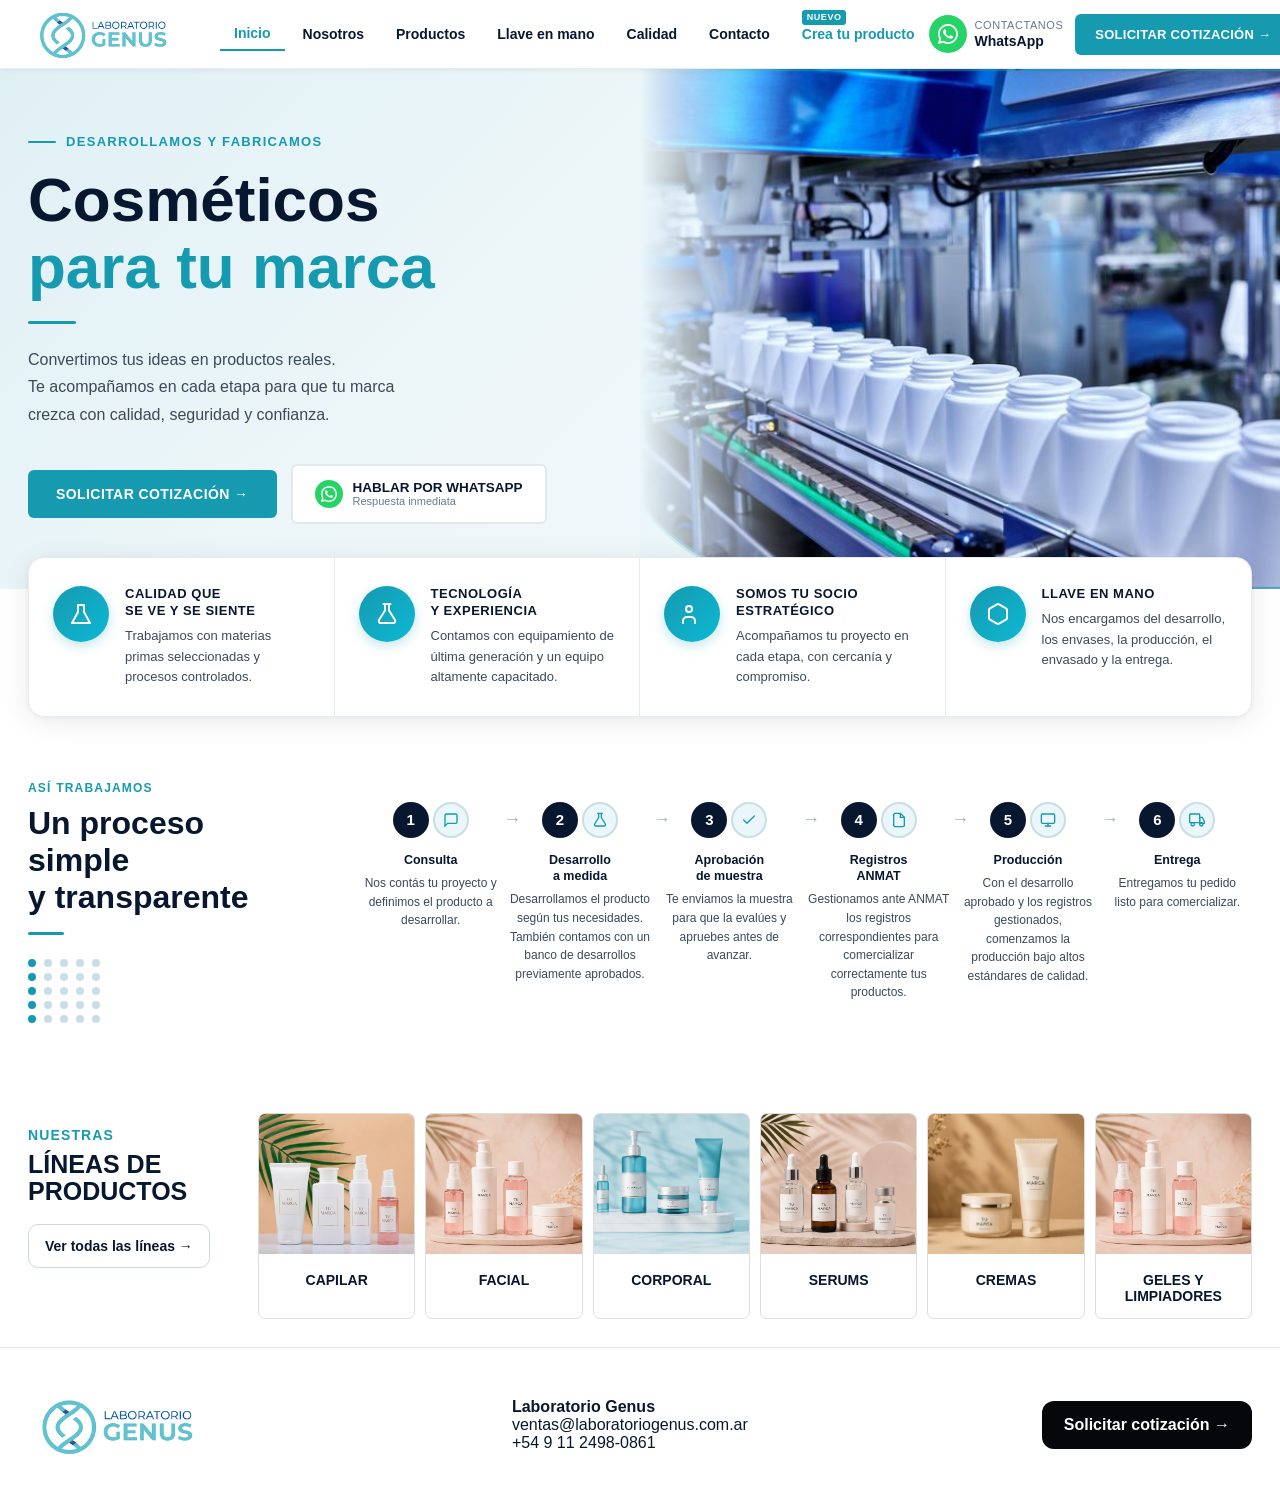
<file: index.html>
<!doctype html>
<html lang="es">
<head>
  <meta charset="utf-8" />
  <meta name="viewport" content="width=device-width, initial-scale=1" />
  <title>Laboratorio Genus | Desarrollo y fabricación de cosméticos.</title>
  <meta name="description" content="Laboratorio cosmetológico en Buenos Aires. Desarrollo y fabricación de cosméticos para tu marca." />
  <link rel="stylesheet" href="styles.css" />
</head>
<body>

<!-- ============ NAV ============ -->
<nav class="hn">
  <div class="hn-inner">

    <a class="hn-logo" href="index.html">
      <img src="assets/logo-genus.png" alt="Laboratorio Genus">
    </a>

    <ul class="hn-links">
      <li><a href="index.html" class="act">Inicio</a></li>
      <li><a href="quienes-somos.html">Nosotros</a></li>
      <li><a href="productos.html">Productos</a></li>
      <li><a href="llave-en-mano.html">Llave en mano</a></li>
      <li><a href="calidad.html">Calidad</a></li>
      <li><a href="contacto.html">Contacto</a></li>
      <li>
        <a href="desarrolla-tu-producto.html" class="nav-create-product">
          Crea tu producto
        </a>
      </li>
    </ul>

    <div class="hn-right">
      <a class="hn-wa" href="https://wa.me/5491124980861" target="_blank">
        <div class="hn-wa-icon">
          <svg width="20" height="20" viewBox="0 0 24 24" fill="white">
            <path d="M17.472 14.382c-.297-.149-1.758-.867-2.03-.967-.273-.099-.471-.148-.67.15-.197.297-.767.966-.94 1.164-.173.199-.347.223-.644.075-.297-.15-1.255-.463-2.39-1.475-.883-.788-1.48-1.761-1.653-2.059-.173-.297-.018-.458.13-.606.134-.133.298-.347.446-.52.149-.174.198-.298.298-.497.099-.198.05-.371-.025-.52-.075-.149-.669-1.612-.916-2.207-.242-.579-.487-.5-.669-.51-.173-.008-.371-.01-.57-.01-.198 0-.52.074-.792.372-.272.297-1.04 1.016-1.04 2.479 0 1.462 1.065 2.875 1.213 3.074.149.198 2.096 3.2 5.077 4.487.709.306 1.262.489 1.694.625.712.227 1.36.195 1.871.118.571-.085 1.758-.719 2.006-1.413.248-.694.248-1.289.173-1.413-.074-.124-.272-.198-.57-.347z"/>
            <path d="M12 0C5.373 0 0 5.373 0 12c0 2.089.539 4.048 1.481 5.751L0 24l6.389-1.474A11.944 11.944 0 0 0 12 24c6.627 0 12-5.373 12-12S18.627 0 12 0zm0 21.818a9.803 9.803 0 0 1-5.003-1.372l-.359-.213-3.721.858.88-3.62-.234-.372A9.795 9.795 0 0 1 2.182 12C2.182 6.578 6.578 2.182 12 2.182S21.818 6.578 21.818 12 17.422 21.818 12 21.818z"/>
          </svg>
        </div>
        <div class="hn-wa-text">
          <small>Contactanos</small>
          <strong>WhatsApp</strong>
        </div>
      </a>
      <a class="hn-cta" href="cotizador.html">
        SOLICITAR COTIZACIÓN →
      </a>
    </div>

    <button class="hn-ham" id="ham" aria-label="Menú">
      <span></span>
      <span></span>
      <span></span>
    </button>

  </div>
</nav>

<!-- ============ HERO ============ -->
<section class="hh">
  <div class="hh-inner">

    <div class="hh-left">
      <div class="hh-tag">Desarrollamos y fabricamos</div>
      <h1>Cosméticos<span>para tu marca</span></h1>
      <div class="hh-rule"></div>
      <p>Convertimos tus ideas en productos reales.<br>
      Te acompañamos en cada etapa para que tu marca<br>
      crezca con calidad, seguridad y confianza.</p>
      <div class="hh-btns">
        <a class="hh-btn-cta" href="cotizador.html">SOLICITAR COTIZACIÓN →</a>
        <a class="hh-btn-wa" href="https://wa.me/5491124980861" target="_blank">
          <div class="hh-btn-wa-icon">
            <svg width="16" height="16" viewBox="0 0 24 24" fill="white">
              <path d="M17.472 14.382c-.297-.149-1.758-.867-2.03-.967-.273-.099-.471-.148-.67.15-.197.297-.767.966-.94 1.164-.173.199-.347.223-.644.075-.297-.15-1.255-.463-2.39-1.475-.883-.788-1.48-1.761-1.653-2.059-.173-.297-.018-.458.13-.606.134-.133.298-.347.446-.52.149-.174.198-.298.298-.497.099-.198.05-.371-.025-.52-.075-.149-.669-1.612-.916-2.207-.242-.579-.487-.5-.669-.51-.173-.008-.371-.01-.57-.01-.198 0-.52.074-.792.372-.272.297-1.04 1.016-1.04 2.479 0 1.462 1.065 2.875 1.213 3.074.149.198 2.096 3.2 5.077 4.487.709.306 1.262.489 1.694.625.712.227 1.36.195 1.871.118.571-.085 1.758-.719 2.006-1.413.248-.694.248-1.289.173-1.413-.074-.124-.272-.198-.57-.347z"/>
              <path d="M12 0C5.373 0 0 5.373 0 12c0 2.089.539 4.048 1.481 5.751L0 24l6.389-1.474A11.944 11.944 0 0 0 12 24c6.627 0 12-5.373 12-12S18.627 0 12 0zm0 21.818a9.803 9.803 0 0 1-5.003-1.372l-.359-.213-3.721.858.88-3.62-.234-.372A9.795 9.795 0 0 1 2.182 12C2.182 6.578 6.578 2.182 12 2.182S21.818 6.578 21.818 12 17.422 21.818 12 21.818z"/>
            </svg>
          </div>
          <div class="hh-btn-wa-text">
            <strong>HABLAR POR WHATSAPP</strong>
            <small>Respuesta inmediata</small>
          </div>
        </a>
      </div>
    </div>

    <div class="hh-right">
      <div class="hh-img-wrap">
        <svg viewBox="0 0 700 520" preserveAspectRatio="xMidYMid slice"
          xmlns="http://www.w3.org/2000/svg" xmlns:xlink="http://www.w3.org/1999/xlink">
          <defs>
            <clipPath id="heroClip">
              <path d="M0,0 L700,0 L700,520 L245,520 Q0,520 0,310 Z"/>
            </clipPath>
          </defs>
          <image href="assets/hero-lab.jpg" x="0" y="0" width="700" height="520"
            preserveAspectRatio="xMidYMid slice" clip-path="url(#heroClip)"/>
          <path d="M0,0 L700,0 L700,520 L245,520 Q0,520 0,310 Z"
            fill="none" stroke="rgba(22,154,176,0.55)" stroke-width="4.5"
            vector-effect="non-scaling-stroke"/>
        </svg>
      </div>
    </div>

  </div>
</section>

<!-- ============ FEATURES STRIP ============ -->
<section class="hf">
  <div class="hf-card">
    <div class="hf-inner">
      <div class="hf-item">
        <div class="hf-icon">
          <svg width="24" height="24" viewBox="0 0 24 24" fill="none" stroke="white" stroke-width="2" stroke-linecap="round" stroke-linejoin="round"><path d="M9 3h6M9 3v7l-6 11h18L15 10V3"/></svg>
        </div>
        <div class="hf-text">
          <h4>Calidad que<br>se ve y se siente</h4>
          <p>Trabajamos con materias primas seleccionadas y procesos controlados.</p>
        </div>
      </div>
      <div class="hf-item">
        <div class="hf-icon">
          <svg width="24" height="24" viewBox="0 0 24 24" fill="none" stroke="white" stroke-width="2" stroke-linecap="round" stroke-linejoin="round"><path d="M10 2v6.5L4 18a2 2 0 0 0 1.7 3h12.6A2 2 0 0 0 20 18l-6-9.5V2"/><line x1="8.5" y1="2" x2="15.5" y2="2"/></svg>
        </div>
        <div class="hf-text">
          <h4>Tecnología<br>y experiencia</h4>
          <p>Contamos con equipamiento de última generación y un equipo altamente capacitado.</p>
        </div>
      </div>
      <div class="hf-item">
        <div class="hf-icon">
          <svg width="24" height="24" viewBox="0 0 24 24" fill="none" stroke="white" stroke-width="2" stroke-linecap="round" stroke-linejoin="round"><circle cx="9" cy="7" r="3"/><path d="M3 21v-2a4 4 0 0 1 4-4h4a4 4 0 0 1 4 4v2"/></svg>
        </div>
        <div class="hf-text">
          <h4>Somos tu socio<br>estratégico</h4>
          <p>Acompañamos tu proyecto en cada etapa, con cercanía y compromiso.</p>
        </div>
      </div>
      <div class="hf-item">
        <div class="hf-icon">
          <svg width="24" height="24" viewBox="0 0 24 24" fill="none" stroke="white" stroke-width="2" stroke-linecap="round" stroke-linejoin="round"><path d="M21 16V8a2 2 0 0 0-1-1.73l-7-4a2 2 0 0 0-2 0l-7 4A2 2 0 0 0 3 8v8a2 2 0 0 0 1 1.73l7 4a2 2 0 0 0 2 0l7-4A2 2 0 0 0 21 16z"/></svg>
        </div>
        <div class="hf-text">
          <h4>Llave en mano</h4>
          <p>Nos encargamos del desarrollo, los envases, la producción, el envasado y la entrega.</p>
        </div>
      </div>
    </div>
  </div>
</section>

<!-- ============ PROCESO ============ -->
<section class="hp">
  <div class="hp-inner">
    <div class="hp-left">
      <span class="sup">Así trabajamos</span>
      <h2>Un proceso simple<br>y transparente</h2>
      <div class="rule"></div>
      <div class="hp-dots">
        <span></span><span></span><span></span><span></span><span></span>
        <span></span><span></span><span></span><span></span><span></span>
        <span></span><span></span><span></span><span></span><span></span>
        <span></span><span></span><span></span><span></span><span></span>
        <span></span><span></span><span></span><span></span><span></span>
      </div>
    </div>
    <div class="hp-steps">
      <div class="hp-step">
        <div class="hp-step-top"><div class="hp-num">1</div><div class="hp-icon"><svg viewBox="0 0 24 24" fill="none" stroke="#169ab0" stroke-width="2" stroke-linecap="round"><path d="M21 15a2 2 0 0 1-2 2H7l-4 4V5a2 2 0 0 1 2-2h14a2 2 0 0 1 2 2z"/></svg></div></div>
        <h5>Consulta</h5><p>Nos contás tu proyecto y definimos el producto a desarrollar.</p>
      </div>
      <div class="hp-step">
        <div class="hp-step-top"><div class="hp-num">2</div><div class="hp-icon"><svg viewBox="0 0 24 24" fill="none" stroke="#169ab0" stroke-width="2" stroke-linecap="round"><path d="M10 2v6.5L4 18a2 2 0 0 0 1.7 3h12.6A2 2 0 0 0 20 18l-6-9.5V2"/><line x1="8.5" y1="2" x2="15.5" y2="2"/></svg></div></div>
        <h5>Desarrollo<br>a medida</h5><p>Desarrollamos el producto según tus necesidades. También contamos con un banco de desarrollos previamente aprobados.</p>
      </div>
      <div class="hp-step">
        <div class="hp-step-top"><div class="hp-num">3</div><div class="hp-icon"><svg viewBox="0 0 24 24" fill="none" stroke="#169ab0" stroke-width="2" stroke-linecap="round"><polyline points="20 6 9 17 4 12"/></svg></div></div>
        <h5>Aprobación<br>de muestra</h5><p>Te enviamos la muestra para que la evalúes y apruebes antes de avanzar.</p>
      </div>
      <div class="hp-step">
        <div class="hp-step-top"><div class="hp-num">4</div><div class="hp-icon"><svg viewBox="0 0 24 24" fill="none" stroke="#169ab0" stroke-width="2" stroke-linecap="round"><path d="M14 2H6a2 2 0 0 0-2 2v16a2 2 0 0 0 2 2h12a2 2 0 0 0 2-2V8z"/><polyline points="14 2 14 8 20 8"/></svg></div></div>
        <h5>Registros<br>ANMAT</h5><p>Gestionamos ante ANMAT los registros correspondientes para comercializar correctamente tus productos.</p>
      </div>
      <div class="hp-step">
        <div class="hp-step-top"><div class="hp-num">5</div><div class="hp-icon"><svg viewBox="0 0 24 24" fill="none" stroke="#169ab0" stroke-width="2" stroke-linecap="round"><rect x="2" y="3" width="20" height="14" rx="2"/><line x1="8" y1="21" x2="16" y2="21"/><line x1="12" y1="17" x2="12" y2="21"/></svg></div></div>
        <h5>Producción</h5><p>Con el desarrollo aprobado y los registros gestionados, comenzamos la producción bajo altos estándares de calidad.</p>
      </div>
      <div class="hp-step">
        <div class="hp-step-top"><div class="hp-num">6</div><div class="hp-icon"><svg viewBox="0 0 24 24" fill="none" stroke="#169ab0" stroke-width="2" stroke-linecap="round"><rect x="1" y="3" width="15" height="13" rx="1"/><path d="M16 8h4l3 6v3h-7V8z"/><circle cx="5.5" cy="18.5" r="2.5"/><circle cx="18.5" cy="18.5" r="2.5"/></svg></div></div>
        <h5>Entrega</h5><p>Entregamos tu pedido listo para comercializar.</p>
      </div>
    </div>
  </div>
</section>

<!-- ============ LÍNEAS DE PRODUCTOS ============ -->
<section class="product-lines" id="productos">
  <div class="container product-lines-grid">
    <div class="product-lines-title">
      <span>Nuestras</span>
      <h2>Líneas de productos</h2>
      <a href="productos.html">Ver todas las líneas →</a>
    </div>
    <article class="product-card"><img src="assets/capilar.png" alt="Capilar TU MARCA"><strong>Capilar</strong></article>
    <article class="product-card"><img src="assets/facial.png" alt="Facial TU MARCA"><strong>Facial</strong></article>
    <article class="product-card"><img src="assets/corporal.png" alt="Corporal TU MARCA"><strong>Corporal</strong></article>
    <article class="product-card"><img src="assets/serums.png" alt="Serums TU MARCA"><strong>Serums</strong></article>
    <article class="product-card"><img src="assets/cremas.png" alt="Cremas TU MARCA"><strong>Cremas</strong></article>
    <article class="product-card"><img src="assets/geles.png" alt="Geles y limpiadores TU MARCA"><strong>Geles y limpiadores</strong></article>
  </div>
</section>

<!-- ============ FOOTER ============ -->
<footer class="footer">
  <div class="container footer-grid">
    <img src="assets/logo-genus.png" alt="Laboratorio Genus">
    <div>
      <strong>Laboratorio Genus</strong><br>
      ventas@laboratoriogenus.com.ar<br>
      +54 9 11 2498-0861
    </div>
    <a href="cotizador.html">Solicitar cotización →</a>
  </div>
</footer>

<script>
document.addEventListener('DOMContentLoaded', function () {
  var hamBtn = document.getElementById('ham');
  var navLinks = document.querySelector('.hn-links');
  if (hamBtn && navLinks) {
    hamBtn.addEventListener('click', function () {
      navLinks.classList.toggle('open');
    });
  }
});
</script>

</body>
</html>
</file>
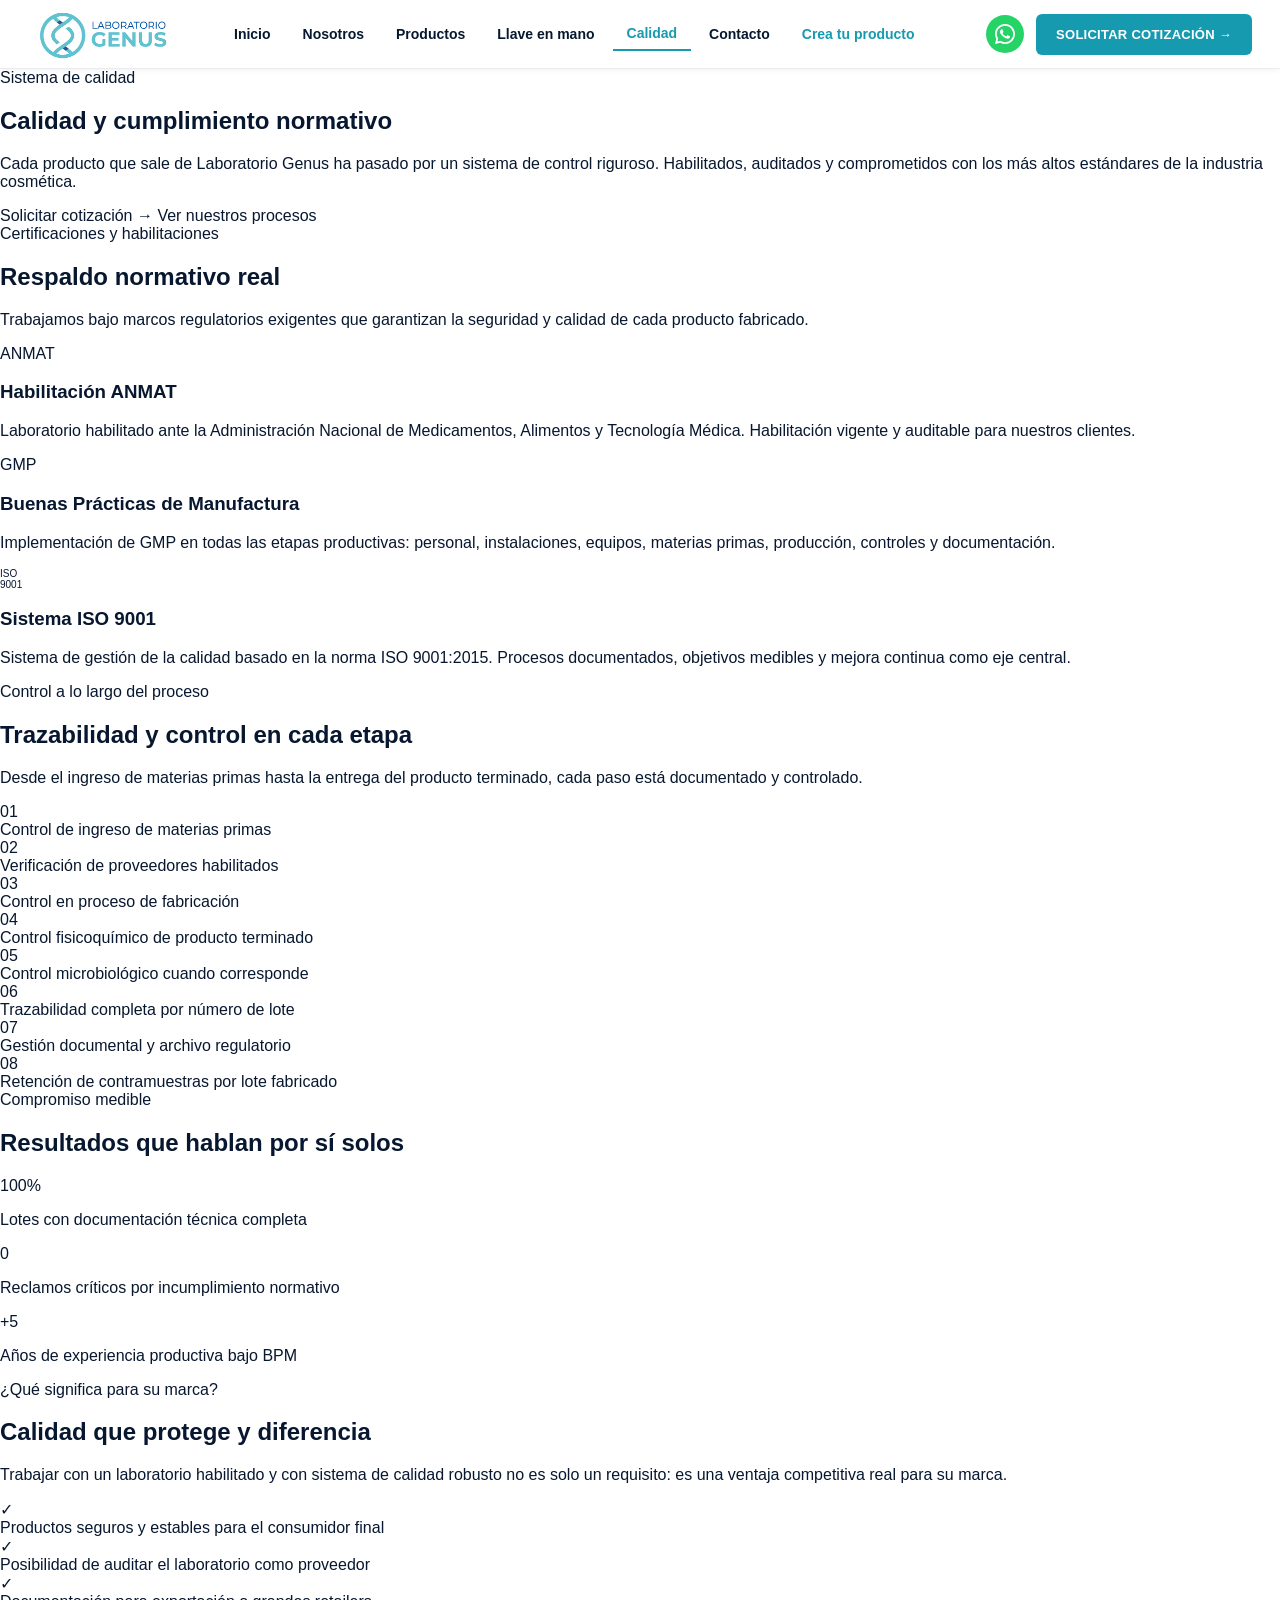
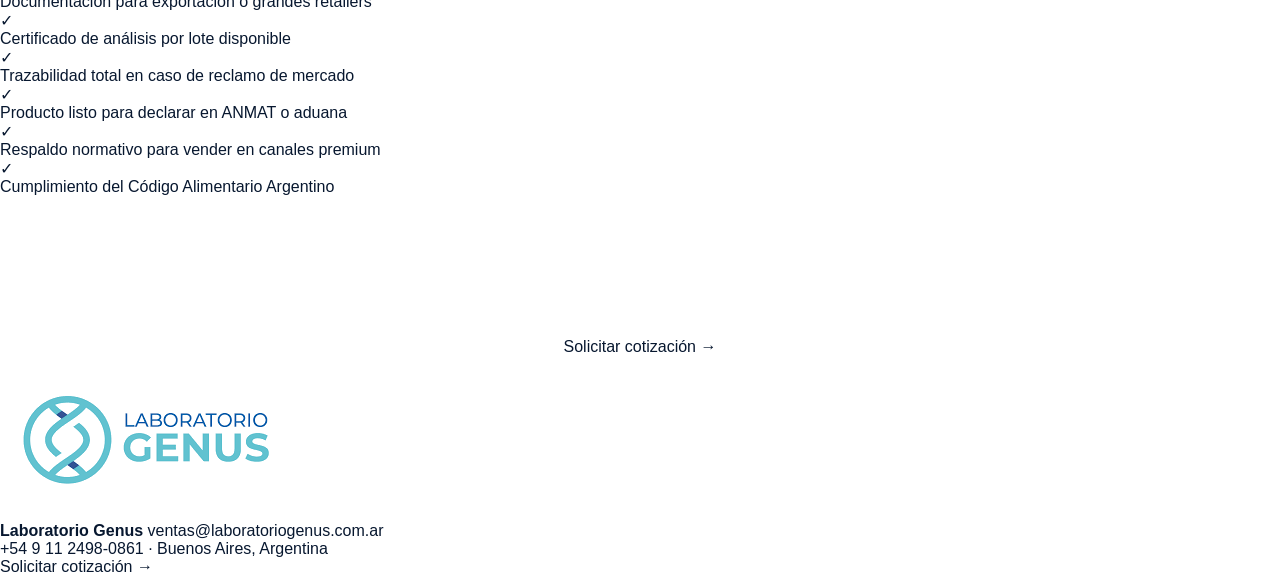
<file: calidad.html>
<!doctype html>
<html lang="es">
<head>
  <meta charset="utf-8" />
  <meta name="viewport" content="width=device-width, initial-scale=1" />
  <title>Calidad | Laboratorio Genus</title>
  <meta name="description" content="Laboratorio Genus: habilitación ANMAT, Buenas Prácticas de Manufactura (GMP) e ISO 9001. Procesos controlados y trazabilidad total en cada producción." />
  <link rel="stylesheet" href="styles.css" />
   </head>
<body>

<!-- NAV -->
<nav class="hn">
  <div class="hn-inner">
     <button class="hn-ham" id="ham" aria-label="Menú">
  <span></span>
  <span></span>
  <span></span>
</button>
    <a class="hn-logo" href="index.html">
      <img src="assets/logo-genus.png" alt="Laboratorio Genus">
    </a>

  <ul class="hn-links">
  <li><a href="index.html">Inicio</a></li>
  <li><a href="quienes-somos.html">Nosotros</a></li>
  <li><a href="productos.html">Productos</a></li>
  <li><a href="llave-en-mano.html">Llave en mano</a></li>
  <li><a href="calidad.html" class="act">Calidad</a></li>
  <li><a href="contacto.html">Contacto</a></li>
        <a href="desarrolla-tu-producto.html" class="nav-create-product">
          Crea tu producto
        </a>
      </li>
    </ul>

    <div class="hn-right">
      <a class="hn-wa" href="https://wa.me/5491124980861" target="_blank" aria-label="WhatsApp">
        <div class="hn-wa-icon">
          <svg width="20" height="20" viewBox="0 0 24 24" fill="white">
            <path d="M17.472 14.382c-.297-.149-1.758-.867-2.03-.967-.273-.099-.471-.148-.67.15-.197.297-.767.966-.94 1.164-.173.199-.347.223-.644.075-.297-.15-1.255-.463-2.39-1.475-.883-.788-1.48-1.761-1.653-2.059-.173-.297-.018-.458.13-.606.134-.133.298-.347.446-.52.149-.174.198-.298.298-.497.099-.198.05-.371-.025-.52-.075-.149-.669-1.612-.916-2.207-.242-.579-.487-.5-.669-.51-.173-.008-.371-.01-.57-.01-.198 0-.52.074-.792.372-.272.297-1.04 1.016-1.04 2.479 0 1.462 1.065 2.875 1.213 3.074.149.198 2.096 3.2 5.077 4.487.709.306 1.262.489 1.694.625.712.227 1.36.195 1.871.118.571-.085 1.758-.719 2.006-1.413.248-.694.248-1.289.173-1.413-.074-.124-.272-.198-.57-.347z"/>
            <path d="M12 0C5.373 0 0 5.373 0 12c0 2.089.539 4.048 1.481 5.751L0 24l6.389-1.474A11.944 11.944 0 0 0 12 24c6.627 0 12-5.373 12-12S18.627 0 12 0zm0 21.818a9.803 9.803 0 0 1-5.003-1.372l-.359-.213-3.721.858.88-3.62-.234-.372A9.795 9.795 0 0 1 2.182 12C2.182 6.578 6.578 2.182 12 2.182S21.818 6.578 21.818 12 17.422 21.818 12 21.818z"/>
          </svg>
        </div>
      </a>

      <a class="hn-cta" href="cotizador.html">
        SOLICITAR COTIZACIÓN →
      </a>
    </div>

    <button class="hn-ham" id="ham" aria-label="Menú">
      <span></span><span></span><span></span>
    </button>
  </div>
</nav>


<!-- HERO -->
<section class="g-hero">
  <div class="g-hero-grid">
    <span class="g-hero-tag">Sistema de calidad</span>
    <h1>Calidad y cumplimiento normativo</h1>
    <p>Cada producto que sale de Laboratorio Genus ha pasado por un sistema de control riguroso. Habilitados, auditados y comprometidos con los más altos estándares de la industria cosmética.</p>
    <div class="g-hero-actions">
      <a class="g-btn-primary" href="cotizador.html">Solicitar cotización →</a>
      <a class="g-btn-secondary" href="#procesos">Ver nuestros procesos</a>
    </div>
  </div>
</section>

<!-- CERTIFICACIONES -->
<section class="g-section g-section-white">
  <div class="g-wrap">
    <div class="g-section-head centered">
      <span class="g-section-tag">Certificaciones y habilitaciones</span>
      <h2>Respaldo normativo real</h2>
      <p>Trabajamos bajo marcos regulatorios exigentes que garantizan la seguridad y calidad de cada producto fabricado.</p>
      <div class="g-divider"></div>
    </div>
    <div class="g-cert-grid">
      <div class="g-cert-card">
        <div class="g-cert-badge">ANMAT</div>
        <h3>Habilitación ANMAT</h3>
        <p>Laboratorio habilitado ante la Administración Nacional de Medicamentos, Alimentos y Tecnología Médica. Habilitación vigente y auditable para nuestros clientes.</p>
      </div>
      <div class="g-cert-card">
        <div class="g-cert-badge">GMP</div>
        <h3>Buenas Prácticas de Manufactura</h3>
        <p>Implementación de GMP en todas las etapas productivas: personal, instalaciones, equipos, materias primas, producción, controles y documentación.</p>
      </div>
      <div class="g-cert-card">
        <div class="g-cert-badge" style="font-size:10px;">ISO<br>9001</div>
        <h3>Sistema ISO 9001</h3>
        <p>Sistema de gestión de la calidad basado en la norma ISO 9001:2015. Procesos documentados, objetivos medibles y mejora continua como eje central.</p>
      </div>
    </div>
  </div>
</section>

<!-- PROCESOS DE CONTROL -->
<section class="g-section g-section-light" id="procesos">
  <div class="g-wrap">
    <div class="g-section-head">
      <span class="g-section-tag">Control a lo largo del proceso</span>
      <h2>Trazabilidad y control en cada etapa</h2>
      <p>Desde el ingreso de materias primas hasta la entrega del producto terminado, cada paso está documentado y controlado.</p>
      <div class="g-divider"></div>
    </div>
    <div class="g-procesos-grid">
      <div class="g-proceso-item">
        <div class="g-proceso-num">01</div>
        <span>Control de ingreso de materias primas</span>
      </div>
      <div class="g-proceso-item">
        <div class="g-proceso-num">02</div>
        <span>Verificación de proveedores habilitados</span>
      </div>
      <div class="g-proceso-item">
        <div class="g-proceso-num">03</div>
        <span>Control en proceso de fabricación</span>
      </div>
      <div class="g-proceso-item">
        <div class="g-proceso-num">04</div>
        <span>Control fisicoquímico de producto terminado</span>
      </div>
      <div class="g-proceso-item">
        <div class="g-proceso-num">05</div>
        <span>Control microbiológico cuando corresponde</span>
      </div>
      <div class="g-proceso-item">
        <div class="g-proceso-num">06</div>
        <span>Trazabilidad completa por número de lote</span>
      </div>
      <div class="g-proceso-item">
        <div class="g-proceso-num">07</div>
        <span>Gestión documental y archivo regulatorio</span>
      </div>
      <div class="g-proceso-item">
        <div class="g-proceso-num">08</div>
        <span>Retención de contramuestras por lote fabricado</span>
      </div>
    </div>
  </div>
</section>

<!-- INDICADORES -->
<section class="g-section g-section-white">
  <div class="g-wrap">
    <div class="g-section-head centered">
      <span class="g-section-tag">Compromiso medible</span>
      <h2>Resultados que hablan por sí solos</h2>
      <div class="g-divider"></div>
    </div>
    <div class="g-indicadores-grid">
      <div class="g-indicador">
        <span class="g-indicador-num">100%</span>
        <p>Lotes con documentación técnica completa</p>
      </div>
      <div class="g-indicador">
        <span class="g-indicador-num">0</span>
        <p>Reclamos críticos por incumplimiento normativo</p>
      </div>
      <div class="g-indicador">
        <span class="g-indicador-num">+5</span>
        <p>Años de experiencia productiva bajo BPM</p>
      </div>
    </div>
  </div>
</section>

<!-- QUÉ SIGNIFICA PARA EL CLIENTE -->
<section class="g-section g-section-light">
  <div class="g-wrap">
    <div class="g-section-head">
      <span class="g-section-tag">¿Qué significa para su marca?</span>
      <h2>Calidad que protege y diferencia</h2>
      <p>Trabajar con un laboratorio habilitado y con sistema de calidad robusto no es solo un requisito: es una ventaja competitiva real para su marca.</p>
      <div class="g-divider"></div>
    </div>
    <div class="g-porque-grid">
      <div class="g-porque-item">
        <div class="g-porque-check">✓</div>
        <span>Productos seguros y estables para el consumidor final</span>
      </div>
      <div class="g-porque-item">
        <div class="g-porque-check">✓</div>
        <span>Posibilidad de auditar el laboratorio como proveedor</span>
      </div>
      <div class="g-porque-item">
        <div class="g-porque-check">✓</div>
        <span>Documentación para exportación o grandes retailers</span>
      </div>
      <div class="g-porque-item">
        <div class="g-porque-check">✓</div>
        <span>Certificado de análisis por lote disponible</span>
      </div>
      <div class="g-porque-item">
        <div class="g-porque-check">✓</div>
        <span>Trazabilidad total en caso de reclamo de mercado</span>
      </div>
      <div class="g-porque-item">
        <div class="g-porque-check">✓</div>
        <span>Producto listo para declarar en ANMAT o aduana</span>
      </div>
      <div class="g-porque-item">
        <div class="g-porque-check">✓</div>
        <span>Respaldo normativo para vender en canales premium</span>
      </div>
      <div class="g-porque-item">
        <div class="g-porque-check">✓</div>
        <span>Cumplimiento del Código Alimentario Argentino</span>
      </div>
    </div>
  </div>
</section>

<!-- CTA FINAL -->
<section class="g-section g-section-dark" style="text-align:center;">
  <div class="g-wrap">
    <h2 style="color:#fff;font-size:clamp(26px,3vw,38px);margin:0 0 14px;">Calidad desde el primer lote</h2>
    <p style="color:rgba(255,255,255,.65);font-size:16px;max-width:520px;margin:0 auto 32px;line-height:1.65;">Su marca merece un laboratorio que cuide cada detalle con la misma rigurosidad que usted pone en su negocio.</p>
    <a class="g-btn-primary" href="cotizador.html" style="font-size:16px;padding:18px 40px;">Solicitar cotización →</a>
  </div>
</section>

<!-- FOOTER -->
<footer class="g-footer">
  <div class="g-footer-inner">
    <img class="g-footer-logo" src="assets/logo-genus.png" alt="Laboratorio Genus">
    <div class="g-footer-info">
      <strong>Laboratorio Genus</strong>
      ventas@laboratoriogenus.com.ar<br>
      +54 9 11 2498-0861 · Buenos Aires, Argentina
    </div>
    <a class="g-footer-cta" href="cotizador.html">Solicitar cotización →</a>
  </div>
</footer>

<script>
document.addEventListener('DOMContentLoaded', function () {
  var hamBtn = document.getElementById('ham');
  var navLinks = document.querySelector('.hn-links');
  if (hamBtn && navLinks) {
    hamBtn.addEventListener('click', function () {
      navLinks.classList.toggle('open');
    });
  }
});
</script>
</body>
</html>
</file>
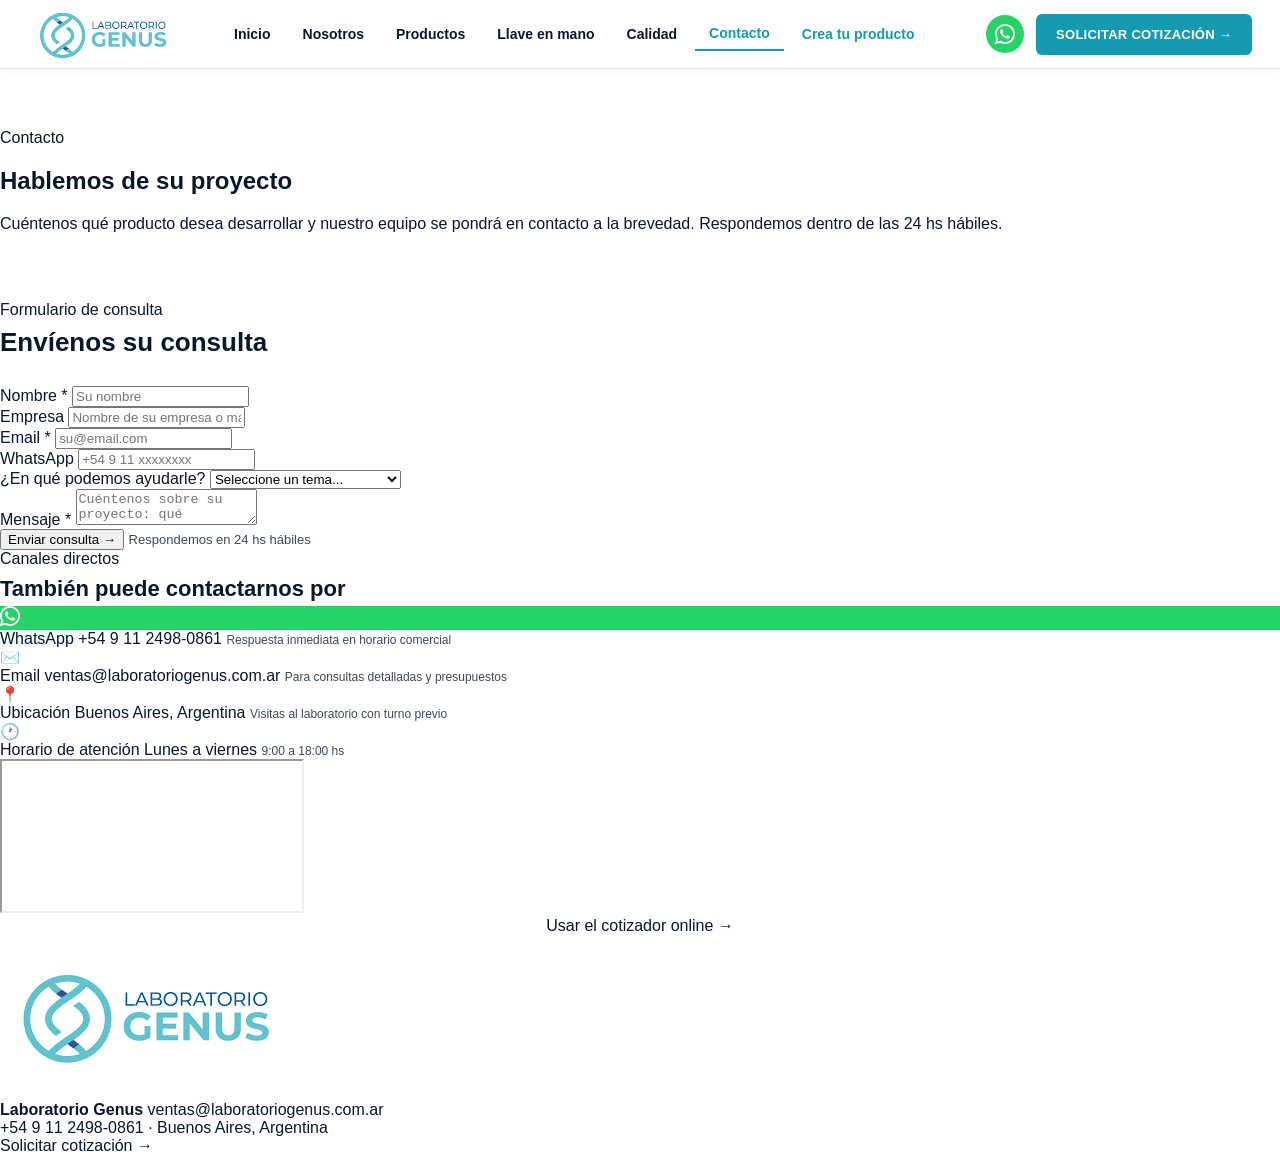
<file: contacto.html>
<!doctype html>
<html lang="es">
<head>
  <meta charset="utf-8" />
  <meta name="viewport" content="width=device-width, initial-scale=1" />
  <title>Contacto | Laboratorio Genus</title>
  <meta name="description" content="Contacte a Laboratorio Genus para desarrollar su producto cosmético. WhatsApp, email y formulario directo." />
  <link rel="stylesheet" href="styles.css" />
   </head>
<body>

<!-- NAV -->
<nav class="hn">
  <div class="hn-inner">
     <button class="hn-ham" id="ham" aria-label="Menú">
  <span></span>
  <span></span>
  <span></span>
</button>
    <a class="hn-logo" href="index.html">
      <img src="assets/logo-genus.png" alt="Laboratorio Genus">
    </a>

  <ul class="hn-links">
  <li><a href="index.html">Inicio</a></li>
  <li><a href="quienes-somos.html">Nosotros</a></li>
  <li><a href="productos.html">Productos</a></li>
  <li><a href="llave-en-mano.html">Llave en mano</a></li>
  <li><a href="calidad.html">Calidad</a></li>
  <li><a href="contacto.html" class="act" >Contacto</a></li>
        <a href="desarrolla-tu-producto.html" class="nav-create-product">
          Crea tu producto
        </a>
      </li>
    </ul>

    <div class="hn-right">
      <a class="hn-wa" href="https://wa.me/5491124980861" target="_blank" aria-label="WhatsApp">
        <div class="hn-wa-icon">
          <svg width="20" height="20" viewBox="0 0 24 24" fill="white">
            <path d="M17.472 14.382c-.297-.149-1.758-.867-2.03-.967-.273-.099-.471-.148-.67.15-.197.297-.767.966-.94 1.164-.173.199-.347.223-.644.075-.297-.15-1.255-.463-2.39-1.475-.883-.788-1.48-1.761-1.653-2.059-.173-.297-.018-.458.13-.606.134-.133.298-.347.446-.52.149-.174.198-.298.298-.497.099-.198.05-.371-.025-.52-.075-.149-.669-1.612-.916-2.207-.242-.579-.487-.5-.669-.51-.173-.008-.371-.01-.57-.01-.198 0-.52.074-.792.372-.272.297-1.04 1.016-1.04 2.479 0 1.462 1.065 2.875 1.213 3.074.149.198 2.096 3.2 5.077 4.487.709.306 1.262.489 1.694.625.712.227 1.36.195 1.871.118.571-.085 1.758-.719 2.006-1.413.248-.694.248-1.289.173-1.413-.074-.124-.272-.198-.57-.347z"/>
            <path d="M12 0C5.373 0 0 5.373 0 12c0 2.089.539 4.048 1.481 5.751L0 24l6.389-1.474A11.944 11.944 0 0 0 12 24c6.627 0 12-5.373 12-12S18.627 0 12 0zm0 21.818a9.803 9.803 0 0 1-5.003-1.372l-.359-.213-3.721.858.88-3.62-.234-.372A9.795 9.795 0 0 1 2.182 12C2.182 6.578 6.578 2.182 12 2.182S21.818 6.578 21.818 12 17.422 21.818 12 21.818z"/>
          </svg>
        </div>
      </a>

      <a class="hn-cta" href="cotizador.html">
        SOLICITAR COTIZACIÓN →
      </a>
    </div>

    <button class="hn-ham" id="ham" aria-label="Menú">
      <span></span><span></span><span></span>
    </button>
  </div>
</nav>


<!-- HERO -->
<section class="g-hero" style="padding:60px 0 52px;">
  <div class="g-hero-grid">
    <span class="g-hero-tag">Contacto</span>
    <h1>Hablemos de su proyecto</h1>
    <p>Cuéntenos qué producto desea desarrollar y nuestro equipo se pondrá en contacto a la brevedad. Respondemos dentro de las 24 hs hábiles.</p>
  </div>
</section>

<!-- CONTACTO GRID -->
<section class="g-section g-section-white">
  <div class="g-wrap">
    <div class="g-contact-grid">
      <!-- FORMULARIO -->
      <div>
        <div style="margin-bottom:28px;">
          <span class="g-section-tag">Formulario de consulta</span>
          <h2 style="font-size:26px;font-weight:900;margin:8px 0 0;">Envíenos su consulta</h2>
        </div>
        <form class="g-form" id="contactForm" onsubmit="handleContact(event)">
          <div class="g-field-group">
            <div class="g-field">
              <label>Nombre *</label>
              <input type="text" name="nombre" placeholder="Su nombre" required>
            </div>
            <div class="g-field">
              <label>Empresa</label>
              <input type="text" name="empresa" placeholder="Nombre de su empresa o marca">
            </div>
          </div>
          <div class="g-field-group">
            <div class="g-field">
              <label>Email *</label>
              <input type="email" name="email" placeholder="su@email.com" required>
            </div>
            <div class="g-field">
              <label>WhatsApp</label>
              <input type="tel" name="whatsapp" placeholder="+54 9 11 xxxxxxxx">
            </div>
          </div>
          <div class="g-field">
            <label>¿En qué podemos ayudarle?</label>
            <select name="tema">
              <option value="">Seleccione un tema...</option>
              <option>Desarrollo de producto</option>
              <option>Solicitud de cotización</option>
              <option>Servicio llave en mano</option>
              <option>Información general</option>
              <option>Gestión de registros ANMAT</option>
              <option>Consulta técnica</option>
            </select>
          </div>
          <div class="g-field">
            <label>Mensaje *</label>
            <textarea name="mensaje" placeholder="Cuéntenos sobre su proyecto: qué producto desea desarrollar, cantidades aproximadas, si ya tiene fórmula o necesita desarrollo..." required></textarea>
          </div>
          <div class="g-form-submit">
            <button type="submit" class="g-btn-submit">Enviar consulta →</button>
            <span style="font-size:13px;color:#3a4a5a;">Respondemos en 24 hs hábiles</span>
          </div>
        </form>
        <div id="contactSuccess" style="display:none;margin-top:24px;background:#f0fdf4;border:1px solid #86efac;border-radius:12px;padding:20px 20px;display:none;align-items:center;gap:14px;">
          <span style="font-size:24px;">✅</span>
          <div>
            <strong style="display:block;margin-bottom:4px;">¡Consulta enviada!</strong>
            <span style="font-size:14px;color:#3a4a5a;">Nos pondremos en contacto a la brevedad.</span>
          </div>
        </div>
      </div>

      <!-- INFO -->
      <div class="g-contact-info">
        <div style="margin-bottom:4px;">
          <span class="g-section-tag">Canales directos</span>
          <h2 style="font-size:22px;font-weight:900;margin:8px 0 0;">También puede contactarnos por</h2>
        </div>

        <a class="g-contact-item" href="https://wa.me/5491124980861" target="_blank" style="text-decoration:none;background:#f0fdf4;border-color:#86efac;">
          <div class="g-contact-icon" style="background:#25d366;">
            <svg width="20" height="20" viewBox="0 0 24 24" fill="white"><path d="M17.472 14.382c-.297-.149-1.758-.867-2.03-.967-.273-.099-.471-.148-.67.15-.197.297-.767.966-.94 1.164-.173.199-.347.223-.644.075-.297-.15-1.255-.463-2.39-1.475-.883-.788-1.48-1.761-1.653-2.059-.173-.297-.018-.458.13-.606.134-.133.298-.347.446-.52.149-.174.198-.298.298-.497.099-.198.05-.371-.025-.52-.075-.149-.669-1.612-.916-2.207-.242-.579-.487-.5-.669-.51-.173-.008-.371-.01-.57-.01-.198 0-.52.074-.792.372-.272.297-1.04 1.016-1.04 2.479 0 1.462 1.065 2.875 1.213 3.074.149.198 2.096 3.2 5.077 4.487.709.306 1.262.489 1.694.625.712.227 1.36.195 1.871.118.571-.085 1.758-.719 2.006-1.413.248-.694.248-1.289.173-1.413-.074-.124-.272-.198-.57-.347z"/><path d="M12 0C5.373 0 0 5.373 0 12c0 2.089.539 4.048 1.481 5.751L0 24l6.389-1.474A11.944 11.944 0 0 0 12 24c6.627 0 12-5.373 12-12S18.627 0 12 0zm0 21.818a9.803 9.803 0 0 1-5.003-1.372l-.359-.213-3.721.858.88-3.62-.234-.372A9.795 9.795 0 0 1 2.182 12C2.182 6.578 6.578 2.182 12 2.182S21.818 6.578 21.818 12 17.422 21.818 12 21.818z"/></svg>
          </div>
          <div class="g-contact-item-body">
            <label>WhatsApp</label>
            <a href="https://wa.me/5491124980861">+54 9 11 2498-0861</a>
            <span style="font-size:12px;color:#3a4a5a;font-weight:400;margin-top:2px;">Respuesta inmediata en horario comercial</span>
          </div>
        </a>

        <div class="g-contact-item">
          <div class="g-contact-icon">✉️</div>
          <div class="g-contact-item-body">
            <label>Email</label>
            <a href="mailto:ventas@laboratoriogenus.com.ar">ventas@laboratoriogenus.com.ar</a>
            <span style="font-size:12px;color:#3a4a5a;font-weight:400;margin-top:2px;">Para consultas detalladas y presupuestos</span>
          </div>
        </div>

        <div class="g-contact-item">
          <div class="g-contact-icon">📍</div>
          <div class="g-contact-item-body">
            <label>Ubicación</label>
            <span>Buenos Aires, Argentina</span>
            <span style="font-size:12px;color:#3a4a5a;font-weight:400;margin-top:2px;">Visitas al laboratorio con turno previo</span>
          </div>
        </div>

        <div class="g-contact-item">
          <div class="g-contact-icon">🕐</div>
          <div class="g-contact-item-body">
            <label>Horario de atención</label>
            <span>Lunes a viernes</span>
            <span style="font-size:12px;color:#3a4a5a;font-weight:400;margin-top:2px;">9:00 a 18:00 hs</span>
          </div>
        </div>

        <!-- MAPA -->
        <div class="g-map-placeholder">
          <iframe
            src="https://www.google.com/maps/embed?pb=!1m18!1m12!1m3!1d209715.08649978604!2d-58.70551!3d-34.6157826!2m3!1f0!2f0!3f0!3m2!1i1024!2i768!4f13.1!3m3!1m2!1s0x95bcca3b4ef90cbd%3A0xa0b3812e88e88e87!2sBuenos%20Aires%2C%20Argentina!5e0!3m2!1ses!2sar!4v1700000000000"
            loading="lazy"
            referrerpolicy="no-referrer-when-downgrade"
            title="Buenos Aires, Argentina"
          ></iframe>
        </div>

        <a class="g-btn-primary" href="cotizador.html" style="display:flex;justify-content:center;">
          Usar el cotizador online →
        </a>
      </div>
    </div>
  </div>
</section>

<!-- FOOTER -->
<footer class="g-footer">
  <div class="g-footer-inner">
    <img class="g-footer-logo" src="assets/logo-genus.png" alt="Laboratorio Genus">
    <div class="g-footer-info">
      <strong>Laboratorio Genus</strong>
      ventas@laboratoriogenus.com.ar<br>
      +54 9 11 2498-0861 · Buenos Aires, Argentina
    </div>
    <a class="g-footer-cta" href="cotizador.html">Solicitar cotización →</a>
  </div>
</footer>

<script>
document.addEventListener('DOMContentLoaded', function () {
  var hamBtn = document.getElementById('ham');
  var navLinks = document.querySelector('.hn-links');
  if (hamBtn && navLinks) {
    hamBtn.addEventListener('click', function () {
      navLinks.classList.toggle('open');
    });
  }
});
</script>
</body>
</html>
</file>
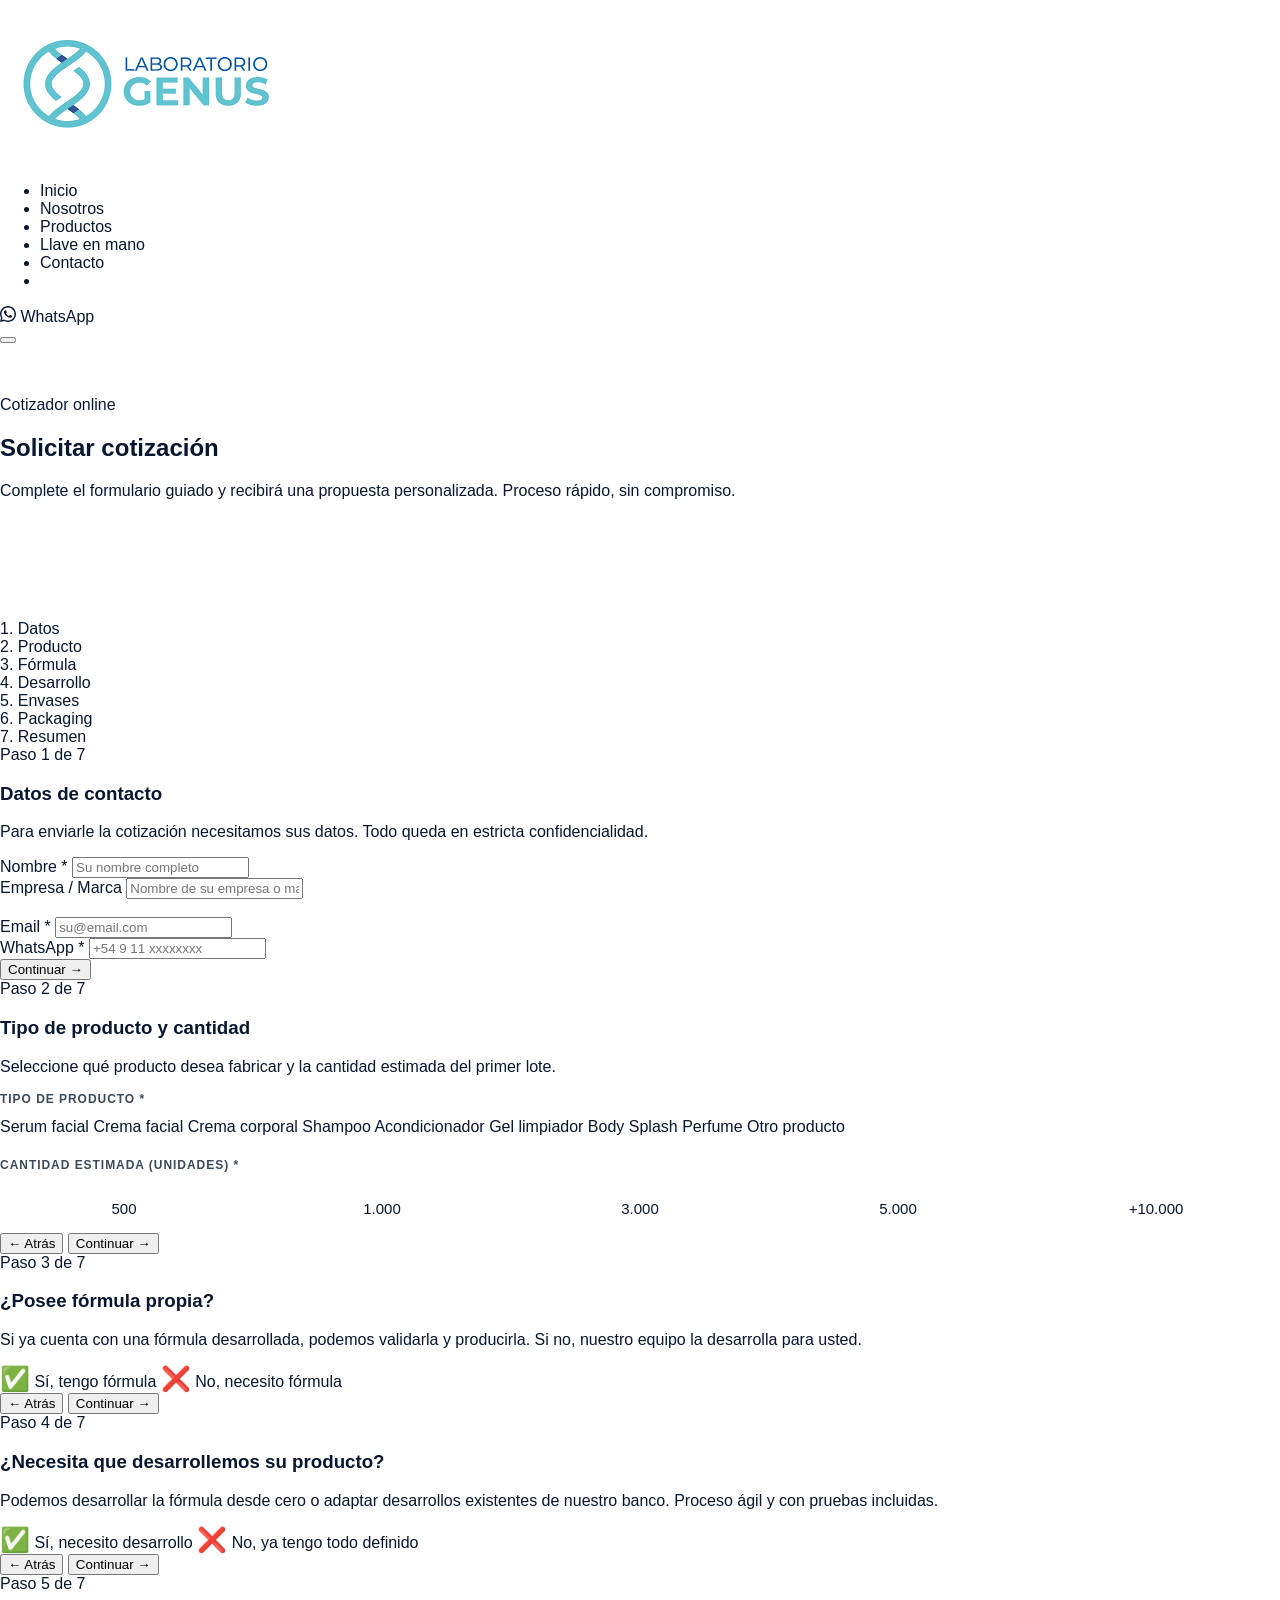
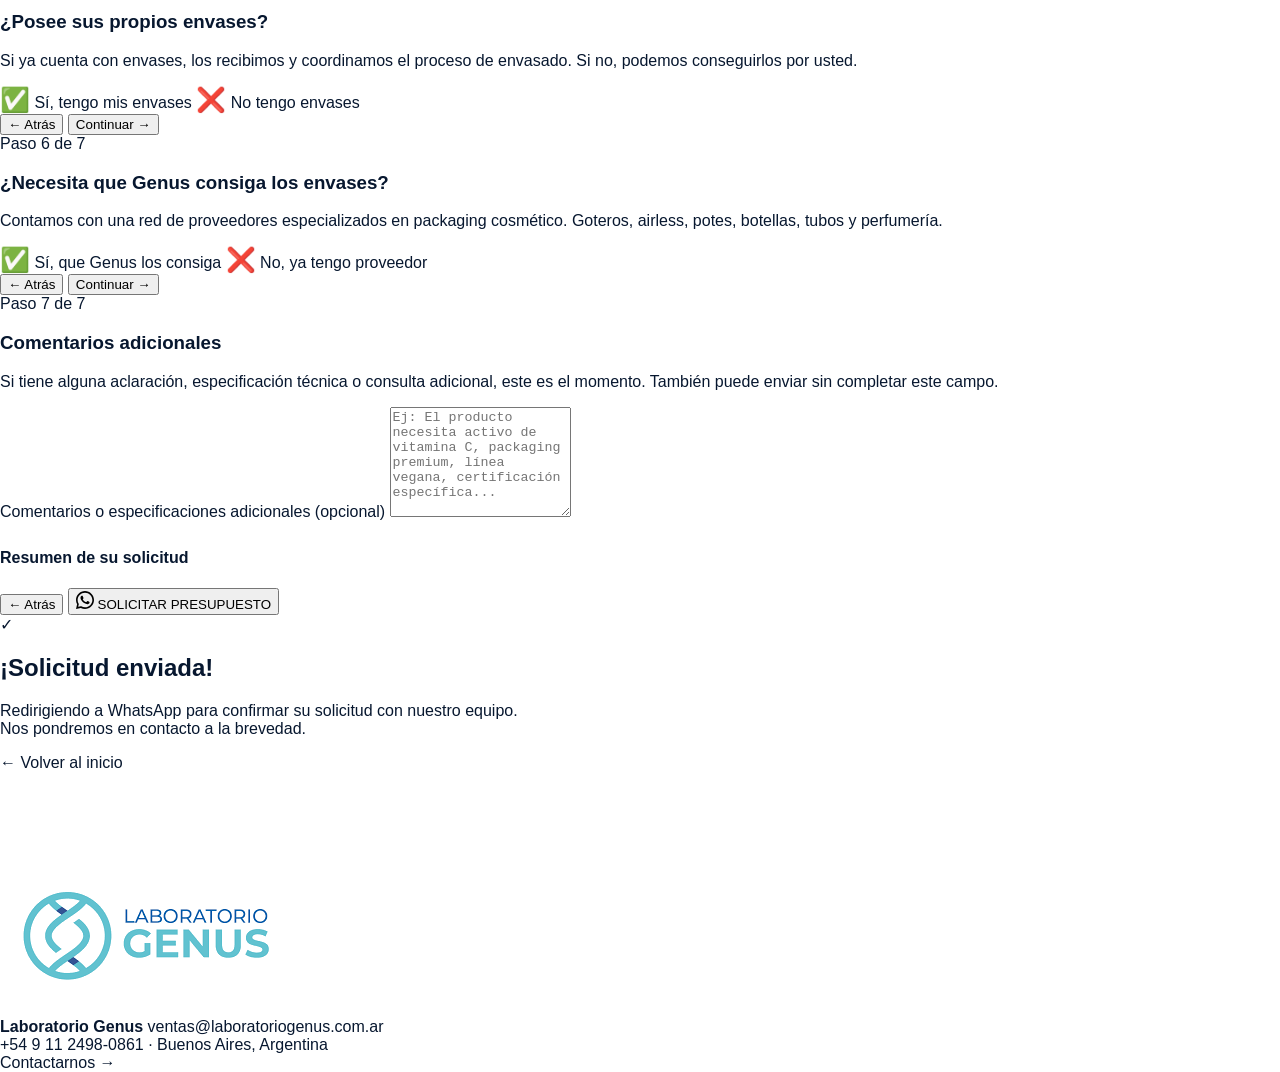
<file: cotizador.html>
<!doctype html>
<html lang="es">
<head>
  <meta charset="utf-8" />
  <meta name="viewport" content="width=device-width, initial-scale=1" />
  <title>Cotizador | Laboratorio Genus</title>
  <meta name="description" content="Solicite una cotización de fabricación cosmética con Laboratorio Genus. Proceso guiado en pocos pasos." />
  <link rel="stylesheet" href="styles.css" />
  </head>
<body>

<!-- NAV -->
<nav class="g-nav">
  <div class="g-nav-inner">
     <button class="hn-ham" id="ham" aria-label="Menú">
  <span></span>
  <span></span>
  <span></span>
</button>
    <a class="g-nav-logo" href="index.html"><img src="assets/logo-genus.png" alt="Laboratorio Genus"></a>
    <ul class="g-nav-links" id="navLinks">
      <li><a href="index.html">Inicio</a></li>
      <li><a href="quienes-somos.html">Nosotros</a></li>
      <li><a href="productos.html">Productos</a></li>
      <li><a href="llave-en-mano.html">Llave en mano</a></li>
      <li><a href="contacto.html">Contacto</a></li>
      <li><a href="desarrolla-tu-producto.html" style="background:var(--aqua);color:#fff;border-radius:6px;padding:8px 14px;font-weight:900;">Desarrollá tu producto</a></li>
    </ul>
    <div class="g-nav-actions">
      <a class="g-btn-wa" href="https://wa.me/5491124980861" target="_blank">
        <svg width="16" height="16" viewBox="0 0 24 24" fill="currentColor"><path d="M17.472 14.382c-.297-.149-1.758-.867-2.03-.967-.273-.099-.471-.148-.67.15-.197.297-.767.966-.94 1.164-.173.199-.347.223-.644.075-.297-.15-1.255-.463-2.39-1.475-.883-.788-1.48-1.761-1.653-2.059-.173-.297-.018-.458.13-.606.134-.133.298-.347.446-.52.149-.174.198-.298.298-.497.099-.198.05-.371-.025-.52-.075-.149-.669-1.612-.916-2.207-.242-.579-.487-.5-.669-.51-.173-.008-.371-.01-.57-.01-.198 0-.52.074-.792.372-.272.297-1.04 1.016-1.04 2.479 0 1.462 1.065 2.875 1.213 3.074.149.198 2.096 3.2 5.077 4.487.709.306 1.262.489 1.694.625.712.227 1.36.195 1.871.118.571-.085 1.758-.719 2.006-1.413.248-.694.248-1.289.173-1.413-.074-.124-.272-.198-.57-.347z"/><path d="M12 0C5.373 0 0 5.373 0 12c0 2.089.539 4.048 1.481 5.751L0 24l6.389-1.474A11.944 11.944 0 0 0 12 24c6.627 0 12-5.373 12-12S18.627 0 12 0zm0 21.818a9.803 9.803 0 0 1-5.003-1.372l-.359-.213-3.721.858.88-3.62-.234-.372A9.795 9.795 0 0 1 2.182 12C2.182 6.578 6.578 2.182 12 2.182S21.818 6.578 21.818 12 17.422 21.818 12 21.818z"/></svg>
        WhatsApp
      </a>
    </div>
    <button class="g-nav-hamburger" id="hamburger" aria-label="Menú">
      <span></span><span></span><span></span>
    </button>
  </div>
</nav>

<!-- HERO COMPACT -->
<section class="g-hero" style="padding:52px 0 44px;">
  <div class="g-hero-grid">
    <span class="g-hero-tag">Cotizador online</span>
    <h1>Solicitar cotización</h1>
    <p>Complete el formulario guiado y recibirá una propuesta personalizada. Proceso rápido, sin compromiso.</p>
  </div>
</section>

<!-- WIZARD -->
<section class="g-section g-section-white" style="padding:60px 0 80px;">
  <div class="g-wrap">
    <div class="g-wizard-wrap">

      <!-- PROGRESS BAR -->
      <div class="g-wizard-progress" id="wizardProgress">
        <div class="g-wizard-step-dot active" data-step="1">1. Datos</div>
        <div class="g-wizard-step-dot" data-step="2">2. Producto</div>
        <div class="g-wizard-step-dot" data-step="3">3. Fórmula</div>
        <div class="g-wizard-step-dot" data-step="4">4. Desarrollo</div>
        <div class="g-wizard-step-dot" data-step="5">5. Envases</div>
        <div class="g-wizard-step-dot" data-step="6">6. Packaging</div>
        <div class="g-wizard-step-dot" data-step="7">7. Resumen</div>
      </div>

      <!-- PASO 1: Datos del cliente -->
      <div class="g-wizard-panel active" id="step1">
        <div class="g-step-header">
          <span class="g-step-num">Paso 1 de 7</span>
          <h3>Datos de contacto</h3>
          <p>Para enviarle la cotización necesitamos sus datos. Todo queda en estricta confidencialidad.</p>
        </div>
        <form style="display:flex;flex-direction:column;gap:18px;">
          <div class="g-field-group">
            <div class="g-field">
              <label>Nombre *</label>
              <input type="text" id="f_nombre" placeholder="Su nombre completo">
            </div>
            <div class="g-field">
              <label>Empresa / Marca</label>
              <input type="text" id="f_empresa" placeholder="Nombre de su empresa o marca">
            </div>
          </div>
          <div class="g-field-group">
            <div class="g-field">
              <label>Email *</label>
              <input type="email" id="f_email" placeholder="su@email.com">
            </div>
            <div class="g-field">
              <label>WhatsApp *</label>
              <input type="tel" id="f_wa" placeholder="+54 9 11 xxxxxxxx">
            </div>
          </div>
        </form>
        <div class="g-wizard-nav">
          <div></div>
          <button class="g-btn-next" onclick="goNext(1)">Continuar →</button>
        </div>
      </div>

      <!-- PASO 2: Tipo de producto + cantidad -->
      <div class="g-wizard-panel" id="step2">
        <div class="g-step-header">
          <span class="g-step-num">Paso 2 de 7</span>
          <h3>Tipo de producto y cantidad</h3>
          <p>Seleccione qué producto desea fabricar y la cantidad estimada del primer lote.</p>
        </div>

        <div style="margin-bottom:22px;">
          <label style="display:block;font-size:12px;font-weight:900;letter-spacing:.08em;text-transform:uppercase;color:#3a4a5a;margin-bottom:12px;">Tipo de producto *</label>
          <div class="g-options-grid" id="productoOpts">
            <label class="g-option-label" onclick="selectOption(this,'producto')">
              <span class="g-option-check"></span> Serum facial
            </label>
            <label class="g-option-label" onclick="selectOption(this,'producto')">
              <span class="g-option-check"></span> Crema facial
            </label>
            <label class="g-option-label" onclick="selectOption(this,'producto')">
              <span class="g-option-check"></span> Crema corporal
            </label>
            <label class="g-option-label" onclick="selectOption(this,'producto')">
              <span class="g-option-check"></span> Shampoo
            </label>
            <label class="g-option-label" onclick="selectOption(this,'producto')">
              <span class="g-option-check"></span> Acondicionador
            </label>
            <label class="g-option-label" onclick="selectOption(this,'producto')">
              <span class="g-option-check"></span> Gel limpiador
            </label>
            <label class="g-option-label" onclick="selectOption(this,'producto')">
              <span class="g-option-check"></span> Body Splash
            </label>
            <label class="g-option-label" onclick="selectOption(this,'producto')">
              <span class="g-option-check"></span> Perfume
            </label>
            <label class="g-option-label" onclick="selectOption(this,'producto')">
              <span class="g-option-check"></span> Otro producto
            </label>
          </div>
        </div>

        <div>
          <label style="display:block;font-size:12px;font-weight:900;letter-spacing:.08em;text-transform:uppercase;color:#3a4a5a;margin-bottom:12px;">Cantidad estimada (unidades) *</label>
          <div style="display:grid;grid-template-columns:repeat(5,1fr);gap:10px;" id="cantidadOpts">
            <label class="g-option-label" style="flex-direction:column;text-align:center;padding:16px 8px;font-size:15px;" onclick="selectOption(this,'cantidad')">
              <span class="g-option-check" style="margin:0 auto 6px;"></span> 500
            </label>
            <label class="g-option-label" style="flex-direction:column;text-align:center;padding:16px 8px;font-size:15px;" onclick="selectOption(this,'cantidad')">
              <span class="g-option-check" style="margin:0 auto 6px;"></span> 1.000
            </label>
            <label class="g-option-label" style="flex-direction:column;text-align:center;padding:16px 8px;font-size:15px;" onclick="selectOption(this,'cantidad')">
              <span class="g-option-check" style="margin:0 auto 6px;"></span> 3.000
            </label>
            <label class="g-option-label" style="flex-direction:column;text-align:center;padding:16px 8px;font-size:15px;" onclick="selectOption(this,'cantidad')">
              <span class="g-option-check" style="margin:0 auto 6px;"></span> 5.000
            </label>
            <label class="g-option-label" style="flex-direction:column;text-align:center;padding:16px 8px;font-size:15px;" onclick="selectOption(this,'cantidad')">
              <span class="g-option-check" style="margin:0 auto 6px;"></span> +10.000
            </label>
          </div>
        </div>

        <div class="g-wizard-nav">
          <button class="g-btn-back" onclick="goBack(2)">← Atrás</button>
          <button class="g-btn-next" onclick="goNext(2)">Continuar →</button>
        </div>
      </div>

      <!-- PASO 3: ¿Tiene fórmula? -->
      <div class="g-wizard-panel" id="step3">
        <div class="g-step-header">
          <span class="g-step-num">Paso 3 de 7</span>
          <h3>¿Posee fórmula propia?</h3>
          <p>Si ya cuenta con una fórmula desarrollada, podemos validarla y producirla. Si no, nuestro equipo la desarrolla para usted.</p>
        </div>
        <div class="g-yn-grid" id="formulaOpts">
          <label class="g-yn-label" onclick="selectYN(this,'formula')">
            <span style="font-size:24px;">✅</span> Sí, tengo fórmula
          </label>
          <label class="g-yn-label" onclick="selectYN(this,'formula')">
            <span style="font-size:24px;">❌</span> No, necesito fórmula
          </label>
        </div>
        <div class="g-wizard-nav">
          <button class="g-btn-back" onclick="goBack(3)">← Atrás</button>
          <button class="g-btn-next" onclick="goNext(3)">Continuar →</button>
        </div>
      </div>

      <!-- PASO 4: ¿Necesita desarrollo? -->
      <div class="g-wizard-panel" id="step4">
        <div class="g-step-header">
          <span class="g-step-num">Paso 4 de 7</span>
          <h3>¿Necesita que desarrollemos su producto?</h3>
          <p>Podemos desarrollar la fórmula desde cero o adaptar desarrollos existentes de nuestro banco. Proceso ágil y con pruebas incluidas.</p>
        </div>
        <div class="g-yn-grid" id="desarrolloOpts">
          <label class="g-yn-label" onclick="selectYN(this,'desarrollo')">
            <span style="font-size:24px;">✅</span> Sí, necesito desarrollo
          </label>
          <label class="g-yn-label" onclick="selectYN(this,'desarrollo')">
            <span style="font-size:24px;">❌</span> No, ya tengo todo definido
          </label>
        </div>
        <div class="g-wizard-nav">
          <button class="g-btn-back" onclick="goBack(4)">← Atrás</button>
          <button class="g-btn-next" onclick="goNext(4)">Continuar →</button>
        </div>
      </div>

      <!-- PASO 5: ¿Posee envases? -->
      <div class="g-wizard-panel" id="step5">
        <div class="g-step-header">
          <span class="g-step-num">Paso 5 de 7</span>
          <h3>¿Posee sus propios envases?</h3>
          <p>Si ya cuenta con envases, los recibimos y coordinamos el proceso de envasado. Si no, podemos conseguirlos por usted.</p>
        </div>
        <div class="g-yn-grid" id="envasesOpts">
          <label class="g-yn-label" onclick="selectYN(this,'envases')">
            <span style="font-size:24px;">✅</span> Sí, tengo mis envases
          </label>
          <label class="g-yn-label" onclick="selectYN(this,'envases')">
            <span style="font-size:24px;">❌</span> No tengo envases
          </label>
        </div>
        <div class="g-wizard-nav">
          <button class="g-btn-back" onclick="goBack(5)">← Atrás</button>
          <button class="g-btn-next" onclick="goNext(5)">Continuar →</button>
        </div>
      </div>

      <!-- PASO 6: ¿Genus consigue envases? -->
      <div class="g-wizard-panel" id="step6">
        <div class="g-step-header">
          <span class="g-step-num">Paso 6 de 7</span>
          <h3>¿Necesita que Genus consiga los envases?</h3>
          <p>Contamos con una red de proveedores especializados en packaging cosmético. Goteros, airless, potes, botellas, tubos y perfumería.</p>
        </div>
        <div class="g-yn-grid" id="packagingOpts">
          <label class="g-yn-label" onclick="selectYN(this,'packaging')">
            <span style="font-size:24px;">✅</span> Sí, que Genus los consiga
          </label>
          <label class="g-yn-label" onclick="selectYN(this,'packaging')">
            <span style="font-size:24px;">❌</span> No, ya tengo proveedor
          </label>
        </div>
        <div class="g-wizard-nav">
          <button class="g-btn-back" onclick="goBack(6)">← Atrás</button>
          <button class="g-btn-next" onclick="goNext(6)">Continuar →</button>
        </div>
      </div>

      <!-- PASO 7: Comentarios + Resumen -->
      <div class="g-wizard-panel" id="step7">
        <div class="g-step-header">
          <span class="g-step-num">Paso 7 de 7</span>
          <h3>Comentarios adicionales</h3>
          <p>Si tiene alguna aclaración, especificación técnica o consulta adicional, este es el momento. También puede enviar sin completar este campo.</p>
        </div>

        <div class="g-field" style="margin-bottom:28px;">
          <label>Comentarios o especificaciones adicionales (opcional)</label>
          <textarea id="f_comentarios" placeholder="Ej: El producto necesita activo de vitamina C, packaging premium, línea vegana, certificación específica..." style="min-height:110px;"></textarea>
        </div>

        <!-- Resumen -->
        <div class="g-summary-card" id="summaryCard">
          <h4>Resumen de su solicitud</h4>
          <!-- Llenado por JS -->
        </div>

        <div class="g-wizard-nav">
          <button class="g-btn-back" onclick="goBack(7)">← Atrás</button>
          <button class="g-btn-final" onclick="submitQuote()">
            <svg width="18" height="18" viewBox="0 0 24 24" fill="currentColor"><path d="M17.472 14.382c-.297-.149-1.758-.867-2.03-.967-.273-.099-.471-.148-.67.15-.197.297-.767.966-.94 1.164-.173.199-.347.223-.644.075-.297-.15-1.255-.463-2.39-1.475-.883-.788-1.48-1.761-1.653-2.059-.173-.297-.018-.458.13-.606.134-.133.298-.347.446-.52.149-.174.198-.298.298-.497.099-.198.05-.371-.025-.52-.075-.149-.669-1.612-.916-2.207-.242-.579-.487-.5-.669-.51-.173-.008-.371-.01-.57-.01-.198 0-.52.074-.792.372-.272.297-1.04 1.016-1.04 2.479 0 1.462 1.065 2.875 1.213 3.074.149.198 2.096 3.2 5.077 4.487.709.306 1.262.489 1.694.625.712.227 1.36.195 1.871.118.571-.085 1.758-.719 2.006-1.413.248-.694.248-1.289.173-1.413-.074-.124-.272-.198-.57-.347z"/><path d="M12 0C5.373 0 0 5.373 0 12c0 2.089.539 4.048 1.481 5.751L0 24l6.389-1.474A11.944 11.944 0 0 0 12 24c6.627 0 12-5.373 12-12S18.627 0 12 0zm0 21.818a9.803 9.803 0 0 1-5.003-1.372l-.359-.213-3.721.858.88-3.62-.234-.372A9.795 9.795 0 0 1 2.182 12C2.182 6.578 6.578 2.182 12 2.182S21.818 6.578 21.818 12 17.422 21.818 12 21.818z"/></svg>
            SOLICITAR PRESUPUESTO
          </button>
        </div>
      </div>

      <!-- SUCCESS STATE -->
      <div class="g-success" id="successState">
        <div class="g-success-icon">✓</div>
        <h2>¡Solicitud enviada!</h2>
        <p>Redirigiendo a WhatsApp para confirmar su solicitud con nuestro equipo.<br>Nos pondremos en contacto a la brevedad.</p>
        <a class="g-btn-primary" href="index.html">← Volver al inicio</a>
      </div>

    </div>
  </div>
</section>

<!-- FOOTER -->
<footer class="g-footer">
  <div class="g-footer-inner">
    <img class="g-footer-logo" src="assets/logo-genus.png" alt="Laboratorio Genus">
    <div class="g-footer-info">
      <strong>Laboratorio Genus</strong>
      ventas@laboratoriogenus.com.ar<br>
      +54 9 11 2498-0861 · Buenos Aires, Argentina
    </div>
    <a class="g-footer-cta" href="contacto.html">Contactarnos →</a>
  </div>
</footer>

<script>
document.addEventListener('DOMContentLoaded', function () {
  var hamBtn = document.getElementById('ham');
  var navLinks = document.querySelector('.hn-links');
  if (hamBtn && navLinks) {
    hamBtn.addEventListener('click', function () {
      navLinks.classList.toggle('open');
    });
  }
});
</script>
</body>
</html>
</file>
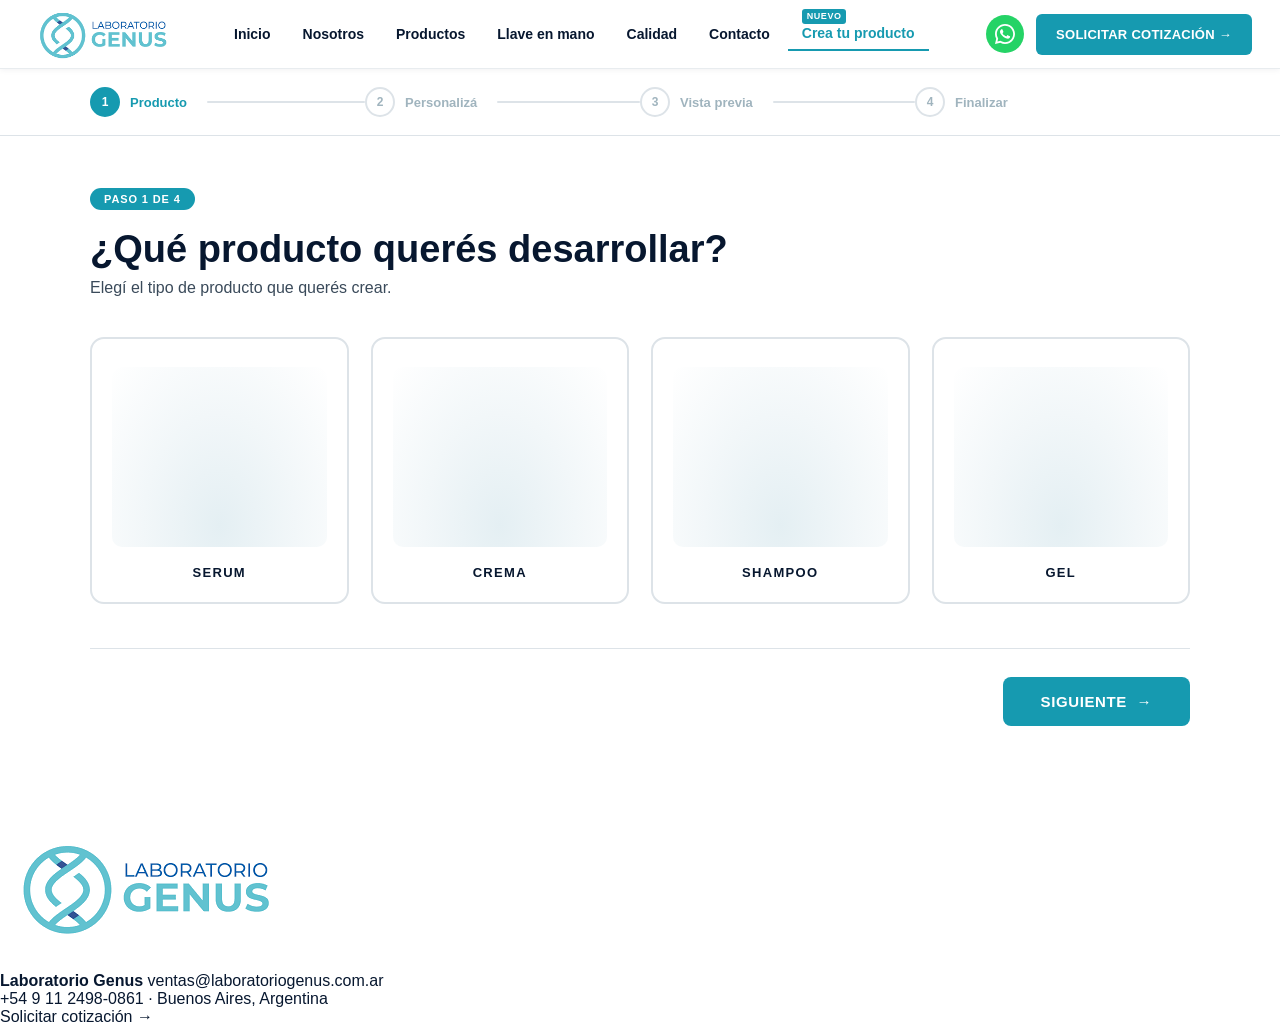
<file: desarrolla-tu-producto.html>
<!doctype html>
<html lang="es">
<head>
  <meta charset="utf-8" />
  <meta name="viewport" content="width=device-width, initial-scale=1" />
  <title>Desarrollá tu Producto | Laboratorio Genus</title>
  <meta name="description" content="Diseñá tu producto cosmético personalizado. Elegí activos, textura, color y aroma. Solicitá tu muestra con Laboratorio Genus." />
  <link rel="stylesheet" href="styles.css" />
     <style>
    :root {
      --aqua:#169ab0;--aqua-dark:#0e7a8d;--aqua-light:#e8f6f9;
      --dark:#07172f;--mid:#3a4a5a;--light:#f5f8fa;
      --border:#dde3e8;--white:#ffffff;
      --radius:14px;--shadow-md:0 8px 32px rgba(7,23,47,.10);
      --shadow-lg:0 20px 60px rgba(7,23,47,.14);
    }
    .dtp-progress-bar{background:var(--white);border-bottom:1px solid var(--border);}
    .dtp-progress-inner{
      width:min(1100px,calc(100% - 48px));margin:0 auto;
      display:flex;align-items:center;padding:18px 0;
    }
    .dtp-step-item{
      flex:1;display:flex;align-items:center;gap:10px;
      font-size:13px;font-weight:600;color:#a0b4be;
    }
    .dtp-step-item::after{
      content:'';flex:1;height:2px;background:var(--border);
      border-radius:2px;margin-left:10px;
    }
    .dtp-step-item:last-child::after{display:none;}
    .dtp-step-num{
      width:30px;height:30px;border-radius:50%;
      border:2px solid var(--border);background:var(--white);
      display:flex;align-items:center;justify-content:center;
      font-size:12px;font-weight:900;color:#a0b4be;flex-shrink:0;
      transition:all .2s;
    }
    .dtp-step-item.active .dtp-step-num{background:var(--aqua);border-color:var(--aqua);color:#fff;}
    .dtp-step-item.active{color:var(--aqua);font-weight:700;}
    .dtp-step-item.done .dtp-step-num{background:var(--aqua);border-color:var(--aqua);color:#fff;}
    .dtp-step-item.done::after{background:var(--aqua);}
    .dtp-step-label{white-space:nowrap;}
    .dtp-wrap{
      width:min(1100px,calc(100% - 48px));
      margin:0 auto;padding:52px 0 80px;
    }
    .dtp-panel{display:none;}
    .dtp-panel.active{display:block;}
    .dtp-badge{
      display:inline-block;background:var(--aqua);color:#fff;
      font-size:11px;font-weight:900;letter-spacing:.08em;
      text-transform:uppercase;padding:5px 14px;
      border-radius:100px;margin-bottom:18px;
    }
    .dtp-step1-title{font-size:clamp(26px,3.5vw,38px);font-weight:900;color:var(--dark);margin:0 0 8px;}
    .dtp-step1-sub{font-size:16px;color:var(--mid);margin:0 0 40px;}
    .dtp-products-grid{
      display:grid;grid-template-columns:repeat(4,1fr);
      gap:22px;margin-bottom:44px;
    }
    .dtp-product-card{
      background:var(--white);border:2px solid var(--border);
      border-radius:var(--radius);padding:28px 20px 22px;
      text-align:center;cursor:pointer;position:relative;
      transition:border-color .2s,box-shadow .2s,transform .18s;
      user-select:none;
    }
    .dtp-product-card:hover{
      border-color:rgba(22,154,176,.4);
      box-shadow:0 12px 40px rgba(7,23,47,.10);
      transform:translateY(-3px);
    }
    .dtp-product-card.selected{
      border-color:var(--aqua);
      box-shadow:0 0 0 4px rgba(22,154,176,.14),var(--shadow-md);
      transform:translateY(-3px);
    }
    .dtp-card-check{
      position:absolute;top:12px;right:12px;
      width:26px;height:26px;border-radius:50%;
      background:var(--aqua);color:#fff;
      display:none;align-items:center;justify-content:center;
      font-size:13px;font-weight:900;
      box-shadow:0 2px 8px rgba(22,154,176,.35);
    }
    .dtp-product-card.selected .dtp-card-check{display:flex;}
    .dtp-product-img-wrap{
      height:180px;display:flex;align-items:center;
      justify-content:center;margin-bottom:18px;
      background:radial-gradient(ellipse at 50% 88%,#e4eff3 0%,#f2f7f9 50%,transparent 100%);
      border-radius:10px;overflow:hidden;position:relative;
    }
    .dtp-product-name{
      font-size:13px;font-weight:900;letter-spacing:.1em;
      text-transform:uppercase;color:var(--dark);
    }
    /* Paleta de colores */
    .dtp-color-palette{
      display:flex;flex-wrap:wrap;gap:10px;margin-top:6px;
    }
    .dtp-color-swatch{
      width:36px;height:36px;border-radius:50%;
      cursor:pointer;border:3px solid transparent;
      transition:transform .15s,border-color .15s,box-shadow .15s;
      position:relative;
      box-shadow:0 2px 6px rgba(0,0,0,.15);
    }
    .dtp-color-swatch:hover{transform:scale(1.12);}
    .dtp-color-swatch.selected{
      border-color:var(--aqua);
      box-shadow:0 0 0 2px var(--aqua),0 2px 8px rgba(22,154,176,.35);
      transform:scale(1.1);
    }
    .dtp-color-swatch[data-color="Incoloro"]{
      background: linear-gradient(135deg, #e8f5fa 0%, #c8e8f4 100%);
      border: 3px solid #b0d8ec;
    }
    .dtp-color-swatch[data-color="Incoloro"].selected{
      border-color:var(--aqua);
    }
    .dtp-color-label{font-size:11px;color:var(--mid);margin-top:8px;font-weight:600;}
    /* nav wizard */
    .dtp-nav{
      display:flex;align-items:center;justify-content:space-between;
      gap:16px;margin-top:40px;padding-top:28px;
      border-top:1px solid var(--border);
    }
    .dtp-nav.center{justify-content:center;}
    .dtp-btn-back{
      display:inline-flex;align-items:center;gap:8px;
      padding:14px 26px;border:2px solid var(--border);
      border-radius:8px;background:transparent;
      font-size:14px;font-weight:700;color:var(--mid);
      cursor:pointer;font-family:inherit;
      transition:border-color .18s,color .18s;
    }
    .dtp-btn-back:hover{border-color:var(--dark);color:var(--dark);}
    .dtp-btn-next{
      display:inline-flex;align-items:center;gap:10px;
      padding:16px 38px;background:var(--aqua);color:#fff;
      border:none;border-radius:8px;font-size:15px;font-weight:900;
      letter-spacing:.04em;text-transform:uppercase;
      cursor:pointer;font-family:inherit;
      transition:background .18s,transform .15s;
    }
    .dtp-btn-next:hover{background:var(--aqua-dark);transform:translateY(-1px);}
    .dtp-btn-pay{
      display:flex;align-items:center;justify-content:center;
      flex-direction:column;gap:4px;
      padding:20px 48px;background:var(--dark);color:#fff;
      border:none;border-radius:10px;
      font-size:16px;font-weight:900;letter-spacing:.05em;
      text-transform:uppercase;cursor:pointer;font-family:inherit;
      transition:background .18s;width:100%;margin-top:16px;
      line-height:1.2;
    }
    .dtp-btn-pay:hover{background:var(--aqua-dark);}
    .dtp-btn-pay small{font-size:11px;font-weight:400;letter-spacing:.02em;opacity:.8;}
    /* paso 2 */
    .dtp-step2-header{margin-bottom:36px;}
    .dtp-step2-header h2{font-size:clamp(24px,3vw,34px);font-weight:900;color:var(--dark);margin:0 0 6px;}
    .dtp-step2-header p{font-size:15px;color:var(--mid);margin:0;}
    .dtp-step2-grid{
      display:grid;grid-template-columns:280px 1fr 1fr;
      gap:24px;align-items:start;
    }
    .dtp-col-img{
      background:var(--white);border:1px solid var(--border);
      border-radius:var(--radius);padding:28px 20px;
    }
    .dtp-col-img-preview{
      width:100%;aspect-ratio:1;border-radius:12px;
      background:radial-gradient(ellipse at 50% 85%,#ddeef3 0%,#eef6f9 50%,#f4f8fa 100%);
      display:flex;align-items:center;justify-content:center;
      margin-bottom:18px;overflow:hidden;
    }
    .dtp-selected-name{font-size:16px;font-weight:900;color:var(--dark);margin-bottom:4px;}
    .dtp-selected-content{font-size:13px;color:var(--mid);margin-bottom:22px;}
    .dtp-col-form{
      background:var(--white);border:1px solid var(--border);
      border-radius:var(--radius);padding:28px 24px;
    }
    .dtp-col-form-title{
      font-size:11px;font-weight:900;letter-spacing:.1em;
      text-transform:uppercase;color:var(--aqua);margin-bottom:22px;
    }
    .dtp-field{margin-bottom:18px;}
    .dtp-field label{
      display:block;font-size:11px;font-weight:900;
      letter-spacing:.08em;text-transform:uppercase;
      color:var(--mid);margin-bottom:7px;
    }
    .dtp-field input,.dtp-field select,.dtp-field textarea{
      width:100%;padding:12px 14px;
      border:2px solid var(--border);border-radius:8px;
      font-size:14px;font-family:inherit;color:var(--dark);
      background:var(--white);outline:none;box-sizing:border-box;
      transition:border-color .18s,box-shadow .18s;
    }
    .dtp-field input:focus,.dtp-field select:focus,.dtp-field textarea:focus{
      border-color:var(--aqua);box-shadow:0 0 0 3px rgba(22,154,176,.12);
    }
    .dtp-field input[readonly]{background:var(--light);color:var(--mid);cursor:default;}
    .dtp-field textarea{resize:vertical;min-height:100px;}
    .dtp-activos-grid{
      display:flex;flex-wrap:wrap;gap:8px;margin-bottom:6px;
    }
    .dtp-activo-chip{
      padding:7px 14px;border:2px solid var(--border);
      border-radius:100px;font-size:13px;font-weight:600;
      color:var(--mid);cursor:pointer;background:var(--white);
      transition:all .18s;user-select:none;white-space:nowrap;
    }
    .dtp-activo-chip:hover{border-color:rgba(22,154,176,.5);color:var(--aqua);}
    .dtp-activo-chip.selected{
      background:var(--aqua);border-color:var(--aqua);color:#fff;
      font-weight:700;
    }
    .dtp-activos-note{font-size:12px;color:var(--mid);margin-top:6px;}
    .dtp-activos-note.warn{color:#e55;font-weight:600;}
    /* paso 3 */
    .dtp-step3-banner{
      background:linear-gradient(135deg,#e2f4f8 0%,#f0f8fb 50%,#f8fbfc 100%);
      border-radius:20px;padding:48px 40px 40px;
      text-align:center;margin-bottom:44px;
      position:relative;overflow:hidden;
    }
    .dtp-step3-banner::before{
      content:'';position:absolute;top:-60px;right:-60px;
      width:200px;height:200px;border-radius:50%;
      background:rgba(22,154,176,.07);
    }
    .dtp-step3-banner::after{
      content:'';position:absolute;bottom:-40px;left:-40px;
      width:160px;height:160px;border-radius:50%;
      background:rgba(22,154,176,.05);
    }
    .dtp-step3-banner h2{
      font-size:clamp(28px,4vw,46px);font-weight:900;
      color:var(--dark);margin:0 0 10px;position:relative;z-index:1;
    }
    .dtp-step3-banner p{
      font-size:17px;color:var(--mid);margin:0 0 6px;
      position:relative;z-index:1;
    }
    .dtp-step3-banner .sub{
      font-size:22px;font-weight:700;color:var(--aqua);
      margin:0;position:relative;z-index:1;
    }
    .dtp-step3-grid{display:grid;grid-template-columns:1fr 360px;gap:40px;align-items:start;}
    .dtp-render-stage{
      display:flex;align-items:center;justify-content:center;
      min-height:360px;padding:40px;
      background:radial-gradient(ellipse at 50% 75%,#ddeef4 0%,#eef6f9 45%,#f4f8fa 100%);
      border-radius:20px;position:relative;
    }
    .dtp-render-stage::after{
      content:'';position:absolute;
      bottom:30px;left:50%;transform:translateX(-50%);
      width:180px;height:18px;border-radius:50%;
      background:radial-gradient(ellipse,rgba(7,23,47,.18) 0%,transparent 70%);
    }
    .dtp-render-svg-wrap{position:relative;z-index:1;filter:drop-shadow(0 24px 40px rgba(7,23,47,.18));}
    .dtp-summary{background:var(--white);border:1px solid var(--border);border-radius:var(--radius);padding:28px 24px;}
    .dtp-summary-title{font-size:11px;font-weight:900;letter-spacing:.1em;text-transform:uppercase;color:var(--aqua);margin-bottom:20px;}
    .dtp-summary-row{
      display:flex;align-items:flex-start;gap:14px;
      padding:10px 0;border-bottom:1px solid var(--border);font-size:14px;
    }
    .dtp-summary-row:last-child{border-bottom:none;}
    .dtp-summary-row svg{color:var(--aqua);flex-shrink:0;margin-top:2px;}
    .dtp-summary-row label{color:var(--mid);flex:0 0 105px;font-weight:600;font-size:13px;}
    .dtp-summary-row span{color:var(--dark);font-weight:700;font-size:13px;}
    /* paso 4 */
    .dtp-step4-header{margin-bottom:36px;text-align:center;}
    .dtp-step4-header h2{font-size:clamp(22px,3vw,32px);font-weight:900;color:var(--dark);margin:0 0 8px;}
    .dtp-step4-header p{font-size:15px;color:var(--mid);margin:0;}
    .dtp-step4-grid{display:grid;grid-template-columns:1fr 360px;gap:40px;align-items:start;}
    .dtp-sidebar-col{position:sticky;top:88px;}
    .dtp-order-card{background:var(--white);border:1px solid var(--border);border-radius:var(--radius);overflow:hidden;}
    .dtp-order-card-header{background:var(--dark);color:#fff;padding:16px 20px;font-size:12px;font-weight:900;letter-spacing:.1em;text-transform:uppercase;}
    .dtp-order-card-body{padding:22px 20px;}
    .dtp-order-product-preview{display:flex;align-items:center;gap:16px;padding-bottom:16px;border-bottom:1px solid var(--border);margin-bottom:16px;}
    .dtp-order-img{
      width:80px;height:80px;border-radius:10px;flex-shrink:0;
      background:radial-gradient(ellipse at 50% 80%,#ddeef3 0%,#f0f8fa 100%);
      display:flex;align-items:center;justify-content:center;overflow:hidden;
    }
    .dtp-order-details{font-size:12px;line-height:1.8;}
    .dtp-order-details strong{display:block;font-size:13px;color:var(--dark);margin-bottom:2px;}
    .dtp-order-details span{color:var(--mid);display:block;}
    .dtp-price-row{display:flex;justify-content:space-between;align-items:center;font-size:14px;padding:9px 0;border-bottom:1px solid var(--border);}
    .dtp-price-row label{color:var(--mid);font-size:13px;}
    .dtp-price-row span{font-weight:700;color:var(--dark);}
    .dtp-price-total{display:flex;justify-content:space-between;align-items:center;font-size:17px;font-weight:900;padding:14px 0 8px;}
    .dtp-price-total label{color:var(--dark);}
    .dtp-price-total span{color:var(--aqua);}
    .dtp-secure-note{display:flex;align-items:center;gap:8px;font-size:12px;color:var(--mid);margin-top:10px;padding-top:10px;border-top:1px solid var(--border);}
    @media(max-width:960px){
      .dtp-step2-grid{grid-template-columns:1fr 1fr;}
      .dtp-col-img{grid-column:1/-1;display:flex;gap:20px;align-items:flex-start;}
      .dtp-col-img-preview{width:130px;flex-shrink:0;margin-bottom:0;}
      .dtp-step3-grid,.dtp-step4-grid{grid-template-columns:1fr;}
      .dtp-sidebar-col{position:static;}
    }
    @media(max-width:640px){
      .dtp-products-grid{grid-template-columns:repeat(2,1fr);}
      .dtp-step2-grid{grid-template-columns:1fr;}
      .dtp-col-img{flex-direction:column;}
      .dtp-col-img-preview{width:100%;}
      .dtp-step3-banner{padding:32px 20px 28px;}
      .dtp-step-label{display:none;}
      .dtp-step-item::after{margin-left:4px;}
    }
  </style>
</head>
<body>
<nav class="hn">
  <div class="hn-inner">
     <button class="hn-ham" id="ham" aria-label="Menú">
  <span></span>
  <span></span>
  <span></span>
</button>
    <a class="hn-logo" href="index.html">
      <img src="[data-uri]" alt="Laboratorio Genus">
    </a>
    <ul class="hn-links">
      <li><a href="index.html">Inicio</a></li>
      <li><a href="quienes-somos.html">Nosotros</a></li>
      <li><a href="productos.html">Productos</a></li>
      <li><a href="llave-en-mano.html">Llave en mano</a></li>
      <li><a href="calidad.html">Calidad</a></li>
      <li><a href="contacto.html">Contacto</a></li>
      <li>
 <a href="desarrolla-tu-producto.html" class="nav-create-product act">
  Crea tu producto
</a>
      </li>
    </ul>
    <div class="hn-right">
      <a class="hn-wa" href="https://wa.me/5491124980861" target="_blank" aria-label="WhatsApp">
        <div class="hn-wa-icon">
          <svg width="20" height="20" viewBox="0 0 24 24" fill="white">
            <path d="M17.472 14.382c-.297-.149-1.758-.867-2.03-.967-.273-.099-.471-.148-.67.15-.197.297-.767.966-.94 1.164-.173.199-.347.223-.644.075-.297-.15-1.255-.463-2.39-1.475-.883-.788-1.48-1.761-1.653-2.059-.173-.297-.018-.458.13-.606.134-.133.298-.347.446-.52.149-.174.198-.298.298-.497.099-.198.05-.371-.025-.52-.075-.149-.669-1.612-.916-2.207-.242-.579-.487-.5-.669-.51-.173-.008-.371-.01-.57-.01-.198 0-.52.074-.792.372-.272.297-1.04 1.016-1.04 2.479 0 1.462 1.065 2.875 1.213 3.074.149.198 2.096 3.2 5.077 4.487.709.306 1.262.489 1.694.625.712.227 1.36.195 1.871.118.571-.085 1.758-.719 2.006-1.413.248-.694.248-1.289.173-1.413-.074-.124-.272-.198-.57-.347z"/>
            <path d="M12 0C5.373 0 0 5.373 0 12c0 2.089.539 4.048 1.481 5.751L0 24l6.389-1.474A11.944 11.944 0 0 0 12 24c6.627 0 12-5.373 12-12S18.627 0 12 0zm0 21.818a9.803 9.803 0 0 1-5.003-1.372l-.359-.213-3.721.858.88-3.62-.234-.372A9.795 9.795 0 0 1 2.182 12C2.182 6.578 6.578 2.182 12 2.182S21.818 6.578 21.818 12 17.422 21.818 12 21.818z"/>
          </svg>
        </div>
      </a>
      <a class="hn-cta" href="cotizador.html">SOLICITAR COTIZACIÓN →</a>
    </div>
    <button class="hn-ham" id="ham" aria-label="Menú">
      <span></span><span></span><span></span>
    </button>
  </div>
</nav>

<!-- BARRA DE PROGRESO -->
<div class="dtp-progress-bar">
  <div class="dtp-progress-inner">
    <div class="dtp-step-item active" id="prog1">
      <div class="dtp-step-num">1</div>
      <span class="dtp-step-label">Producto</span>
    </div>
    <div class="dtp-step-item" id="prog2">
      <div class="dtp-step-num">2</div>
      <span class="dtp-step-label">Personalizá</span>
    </div>
    <div class="dtp-step-item" id="prog3">
      <div class="dtp-step-num">3</div>
      <span class="dtp-step-label">Vista previa</span>
    </div>
    <div class="dtp-step-item" id="prog4">
      <div class="dtp-step-num">4</div>
      <span class="dtp-step-label">Finalizar</span>
    </div>
  </div>
</div>

<!-- WIZARD -->
<div class="dtp-wrap">

  <!-- PASO 1 -->
  <div class="dtp-panel active" id="panel1">
    <span class="dtp-badge">PASO 1 DE 4</span>
    <h2 class="dtp-step1-title">¿Qué producto querés desarrollar?</h2>
    <p class="dtp-step1-sub">Elegí el tipo de producto que querés crear.</p>
    <div class="dtp-products-grid">
      <div class="dtp-product-card" data-product="Serum" data-content="30 ml" onclick="selectProduct(this)">
        <div class="dtp-card-check">✓</div>
        <div class="dtp-product-img-wrap" id="card-Serum"></div>
        <div class="dtp-product-name">Serum</div>
      </div>
      <div class="dtp-product-card" data-product="Crema" data-content="50 gr" onclick="selectProduct(this)">
        <div class="dtp-card-check">✓</div>
        <div class="dtp-product-img-wrap" id="card-Crema"></div>
        <div class="dtp-product-name">Crema</div>
      </div>
      <div class="dtp-product-card" data-product="Shampoo" data-content="200 ml" onclick="selectProduct(this)">
        <div class="dtp-card-check">✓</div>
        <div class="dtp-product-img-wrap" id="card-Shampoo"></div>
        <div class="dtp-product-name">Shampoo</div>
      </div>
      <div class="dtp-product-card" data-product="Gel" data-content="250 gr" onclick="selectProduct(this)">
        <div class="dtp-card-check">✓</div>
        <div class="dtp-product-img-wrap" id="card-Gel"></div>
        <div class="dtp-product-name">Gel</div>
      </div>
    </div>
    <div class="dtp-nav">
      <span></span>
      <button class="dtp-btn-next" onclick="goStep(1,2)">SIGUIENTE  →</button>
    </div>
  </div>
  <!-- PASO 2 -->
  <div class="dtp-panel" id="panel2">
    <div class="dtp-step2-header">
      <span class="dtp-badge">PASO 2 DE 4</span>
      <h2>Personalizá tu producto</h2>
      <p>Completá los detalles para crear tu fórmula ideal.</p>
    </div>
    <div class="dtp-step2-grid">
      <div class="dtp-col-img">
        <div class="dtp-col-img-preview" id="step2ImgPreview"></div>
        <div class="dtp-selected-name" id="step2ProductName">—</div>
        <div class="dtp-selected-content" id="step2ContentLabel">Contenido neto: —</div>
        <div class="dtp-field">
          <label>Marca</label>
          <input type="text" id="f2_marca" placeholder="Escribí el nombre de tu marca" oninput="onLabelInput()">
        </div>
        <div class="dtp-field">
          <label>Nombre del producto</label>
          <input type="text" id="f2_nombre" placeholder="Ej. Crema Hidratante Antiage" oninput="onLabelInput()">
        </div>
        <div class="dtp-field">
          <label>Contenido neto</label>
          <input type="text" id="f2_contenido" readonly>
        </div>
      </div>
      <div class="dtp-col-form">
        <div class="dtp-col-form-title">Información básica</div>
        <div class="dtp-field">
          <label>Activos <span style="font-weight:400;text-transform:none;letter-spacing:0;font-size:11px;">(seleccioná entre 1 y 3)</span></label>
          <div class="dtp-activos-grid" id="activosGrid"></div>
          <div class="dtp-activos-note" id="activosNote">Seleccioná al menos 1 activo para continuar.</div>
        </div>
        <div class="dtp-field">
          <label>Textura</label>
 <select id="f2_textura">
  <option value="">Seleccioná una textura...</option>
</select>
        </div>
      </div>
      <div class="dtp-col-form">
        <div class="dtp-col-form-title">Personalizá tu fórmula</div>
        <div class="dtp-field">
          <label>Color</label>
          <div class="dtp-color-palette" id="colorPalette"></div>
          <div class="dtp-color-label" id="colorLabel">Seleccioná un color</div>
          <input type="hidden" id="f2_color" value="">
        </div>
        <div class="dtp-field">
          <label>Aroma</label>
          <select id="f2_aroma">
            <option value="">Seleccioná un aroma...</option>
            <option>Ninguno</option>
            <option>Florales</option>
            <option>Cítricas</option>
            <option>Frutales</option>
            <option>Dulce</option>
            <option>Herbales</option>
          </select>
        </div>
      </div>
    </div>
    <div class="dtp-nav">
      <button class="dtp-btn-back" onclick="goStep(2,1)">←  Anterior</button>
      <button class="dtp-btn-next" onclick="goStep(2,3)">SIGUIENTE  →</button>
    </div>
  </div>

  <!-- PASO 3 -->
  <div class="dtp-panel" id="panel3">
    <div class="dtp-step3-banner">
      <span class="dtp-badge">PASO 3 DE 4</span>
      <h2>¡Felicidades!</h2>
      <p>Creaste tu primer producto con Laboratorio Genus.</p>
      <p class="sub">Solicitá tu muestra.</p>
    </div>
    <div class="dtp-step3-grid">
      <div class="dtp-render-stage">
        <div class="dtp-render-svg-wrap" id="step3Render"></div>
      </div>
      <div class="dtp-summary" id="step3Summary">
        <div class="dtp-summary-title">Resumen de tu producto</div>
      </div>
    </div>
    <div class="dtp-nav">
      <button class="dtp-btn-back" onclick="goStep(3,2)">←  Anterior</button>
      <button class="dtp-btn-next" onclick="goStep(3,4)">CONTINUAR CON EL PAGO  →</button>
    </div>
  </div>

  <!-- PASO 4 -->
  <div class="dtp-panel" id="panel4">
    <div class="dtp-step4-header">
      <span class="dtp-badge">PASO 4 DE 4</span>
      <h2>Completá tus datos para finalizar</h2>
      <p>Te enviaremos la información de tu pedido.</p>
    </div>
    <div class="dtp-step4-grid">
      <div class="dtp-form-col">
        <div class="dtp-field"><label>Marca</label><input type="text" id="f4_marca" placeholder="Escribí el nombre de tu marca"></div>
        <div class="dtp-field"><label>Nombre y Apellido</label><input type="text" id="f4_nombre" placeholder="Ej. Juan Pérez"></div>
        <div class="dtp-field"><label>Teléfono / WhatsApp</label><input type="tel" id="f4_tel" placeholder="Ej. +54 9 11 2345-6789"></div>
        <div class="dtp-field"><label>Email</label><input type="email" id="f4_email" placeholder="Ej. contacto@tumarca.com"></div>
        <div class="dtp-field"><label>Comentarios (opcional)</label><textarea id="f4_comentarios" placeholder="Contános algo más sobre tu proyecto..."></textarea></div>
        <div class="dtp-nav" style="border:none;padding:0;margin-top:16px;">
          <button class="dtp-btn-back" onclick="goStep(4,3)">←  Anterior</button>
        </div>
      </div>
      <div class="dtp-sidebar-col">
        <div class="dtp-order-card">
          <div class="dtp-order-card-header">Tu producto</div>
          <div class="dtp-order-card-body">
            <div class="dtp-order-product-preview">
              <div class="dtp-order-img" id="step4Img"></div>
              <div class="dtp-order-details" id="step4Details"></div>
            </div>
            <div id="step4Summary"></div>
            <div style="margin-top:14px;border-top:1px solid var(--border);padding-top:14px;">
              <div class="dtp-price-row">
  <label>Desarrollo de fórmula personalizada</label>
  <span id="precioDisplay">$ 190.000 + IVA</span>
</div>

<div class="dtp-price-row">
  <label>IVA (21%)</label>
  <span id="ivaDisplay">$ 39.900</span>
</div>

<div class="dtp-price-total">
  <label>Total</label>
  <span id="totalDisplay">$ 229.900</span>
</div>
            </div>
            <div class="dtp-secure-note">
              <svg width="14" height="14" viewBox="0 0 24 24" fill="none" stroke="currentColor" stroke-width="2" stroke-linecap="round"><rect x="3" y="11" width="18" height="11" rx="2"/><path d="M7 11V7a5 5 0 0 1 10 0v4"/></svg>
              El pago es 100% seguro a través de Mercado Pago.
            </div>
            <button class="dtp-btn-pay" onclick="realizarPago()">
              <div style="display:flex;align-items:center;gap:10px;">
                <svg width="20" height="20" viewBox="0 0 24 24" fill="none" stroke="white" stroke-width="2" stroke-linecap="round"><rect x="1" y="4" width="22" height="16" rx="2"/><line x1="1" y1="10" x2="23" y2="10"/></svg>
                REALIZAR PAGO
              </div>
              <small>Serás redirigido a Mercado Pago</small>
            </button>
          </div>
        </div>
      </div>
    </div>
  </div>

</div><!-- /dtp-wrap -->

<!-- FOOTER -->
<footer class="g-footer">
  <div class="g-footer-inner">
    <img class="g-footer-logo" src="[data-uri]" alt="Laboratorio Genus">
    <div class="g-footer-info">
      <strong>Laboratorio Genus</strong>
      ventas@laboratoriogenus.com.ar<br>
      +54 9 11 2498-0861 · Buenos Aires, Argentina
    </div>
    <a class="g-footer-cta" href="cotizador.html">Solicitar cotización →</a>
  </div>
</footer>
<script>
document.addEventListener('DOMContentLoaded', function () {
  var hamBtn = document.getElementById('ham');
  var navLinks = document.querySelector('.hn-links');
  if (hamBtn && navLinks) {
    hamBtn.addEventListener('click', function () {
      navLinks.classList.toggle('open');
    });
  }
});
</script>
</body>
</html>
</file>
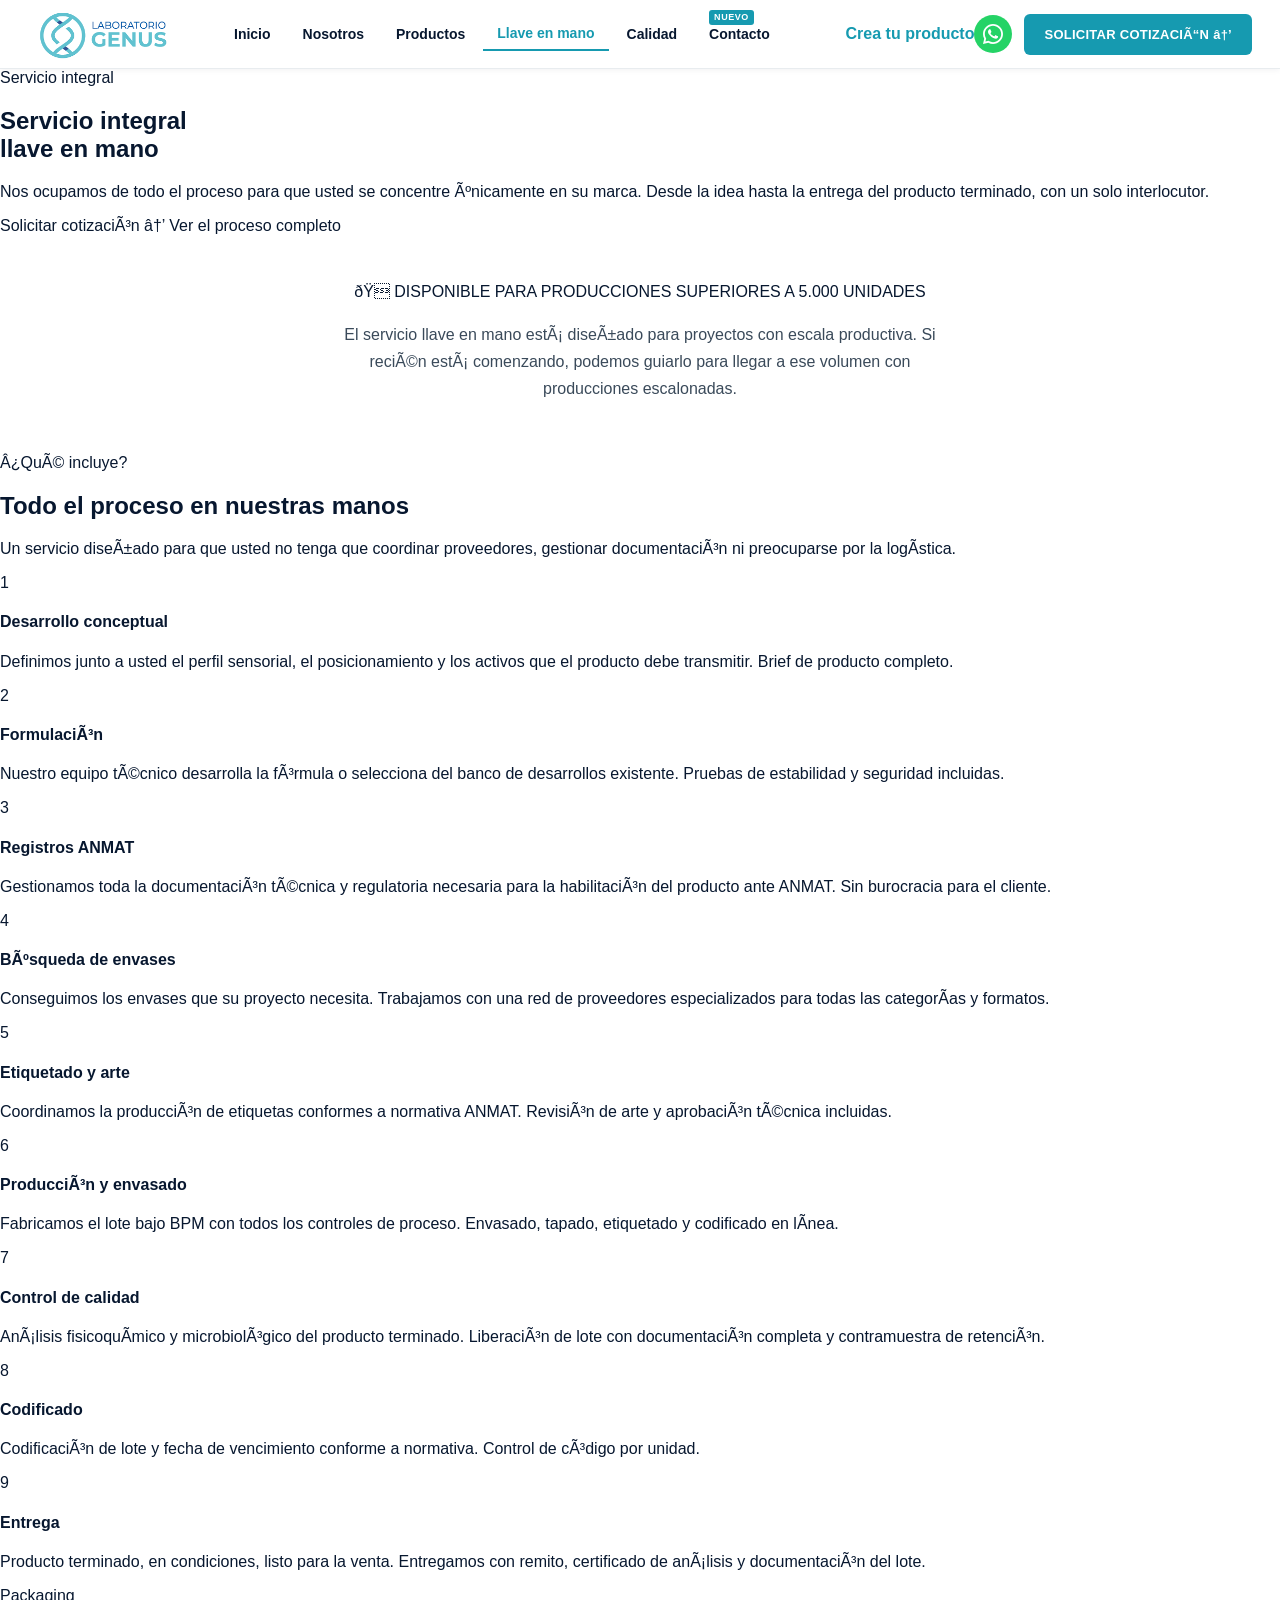
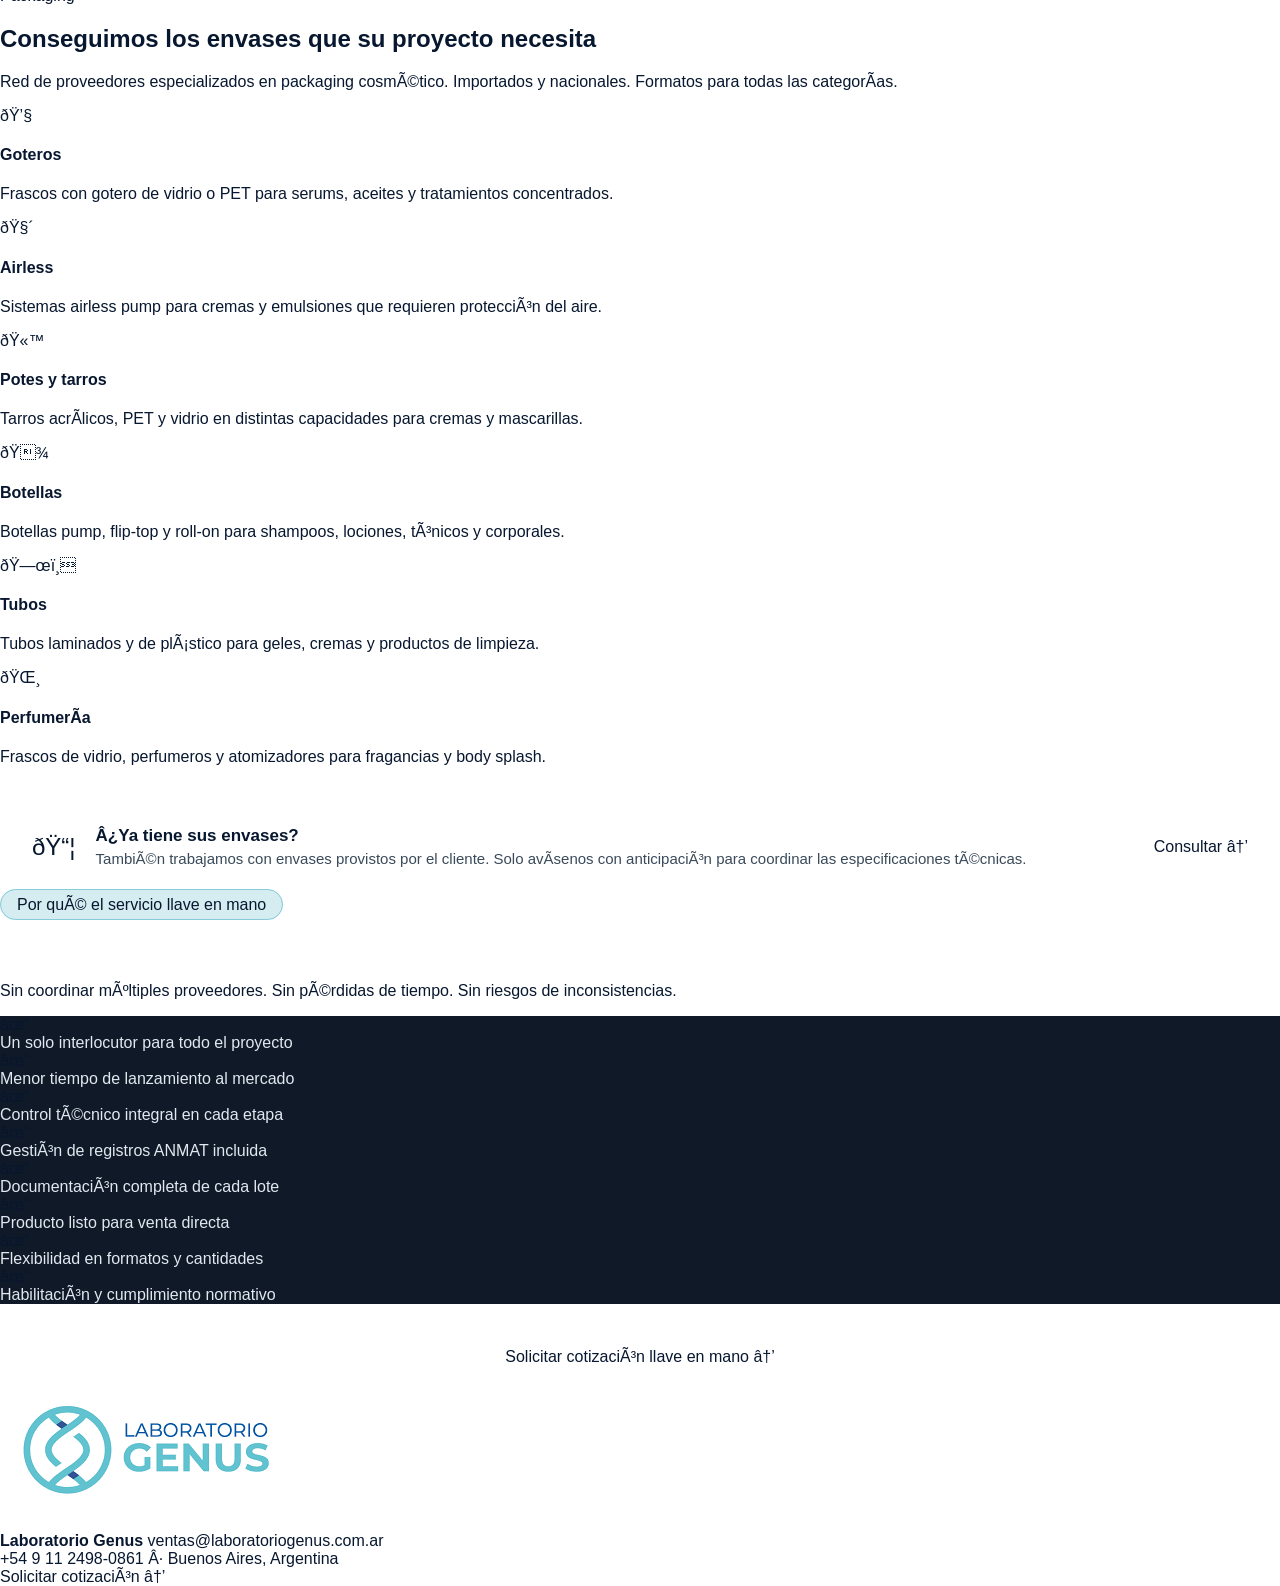
<file: llave-en-mano.html>
<!doctype html>
<html lang="
<head>

   <meta charset="utf-8" />
  <meta name="viewport" content="width=device-width, initial-scale=1" />
  <title>Productos | Laboratorio Genus</title>
  <meta name="description" content="Líneas de productos cosméticos que desarrollamos y fabricamos: capilar, facial, corporal, serums, cremas, geles y más." />
 <link rel="stylesheet" href="styles.css" />
   </head>
<body>

<!-- NAV -->
<nav class="hn">
  <div class="hn-inner">
      <button class="hn-ham" id="ham" aria-label="Menú">
  <span></span>
  <span></span>
  <span></span>
</button>
    <a class="hn-logo" href="index.html">
      <img src="assets/logo-genus.png" alt="Laboratorio Genus">
    </a>

<ul class="hn-links">
  <li><a href="index.html">Inicio</a></li>
  <li><a href="quienes-somos.html">Nosotros</a></li>
  <li><a href="productos.html">Productos</a></li>
  <li><a href="llave-en-mano.html" class="act">Llave en mano</a></li>
  <li><a href="calidad.html">Calidad</a></li>
  <li><a href="contacto.html">Contacto</a></li>

</ul>
        <a href="desarrolla-tu-producto.html" class="nav-create-product">
          Crea tu producto
        </a>
      </li>
    </ul>

    <div class="hn-right">
      <a class="hn-wa" href="https://wa.me/5491124980861" target="_blank" aria-label="WhatsApp">
        <div class="hn-wa-icon">
          <svg width="20" height="20" viewBox="0 0 24 24" fill="white">
            <path d="M17.472 14.382c-.297-.149-1.758-.867-2.03-.967-.273-.099-.471-.148-.67.15-.197.297-.767.966-.94 1.164-.173.199-.347.223-.644.075-.297-.15-1.255-.463-2.39-1.475-.883-.788-1.48-1.761-1.653-2.059-.173-.297-.018-.458.13-.606.134-.133.298-.347.446-.52.149-.174.198-.298.298-.497.099-.198.05-.371-.025-.52-.075-.149-.669-1.612-.916-2.207-.242-.579-.487-.5-.669-.51-.173-.008-.371-.01-.57-.01-.198 0-.52.074-.792.372-.272.297-1.04 1.016-1.04 2.479 0 1.462 1.065 2.875 1.213 3.074.149.198 2.096 3.2 5.077 4.487.709.306 1.262.489 1.694.625.712.227 1.36.195 1.871.118.571-.085 1.758-.719 2.006-1.413.248-.694.248-1.289.173-1.413-.074-.124-.272-.198-.57-.347z"/>
            <path d="M12 0C5.373 0 0 5.373 0 12c0 2.089.539 4.048 1.481 5.751L0 24l6.389-1.474A11.944 11.944 0 0 0 12 24c6.627 0 12-5.373 12-12S18.627 0 12 0zm0 21.818a9.803 9.803 0 0 1-5.003-1.372l-.359-.213-3.721.858.88-3.62-.234-.372A9.795 9.795 0 0 1 2.182 12C2.182 6.578 6.578 2.182 12 2.182S21.818 6.578 21.818 12 17.422 21.818 12 21.818z"/>
          </svg>
        </div>
      </a>

      <a class="hn-cta" href="cotizador.html">
        SOLICITAR COTIZACIÓN →
      </a>
    </div>

    <button class="hn-ham" id="ham" aria-label="Menú">
      <span></span><span></span><span></span>
    </button>
  </div>
</nav>


<!-- HERO -->
<section class="g-hero">
  <div class="g-hero-grid">
    <span class="g-hero-tag">Servicio integral</span>
    <h1>Servicio integral<br>llave en mano</h1>
    <p>Nos ocupamos de todo el proceso para que usted se concentre únicamente en su marca. Desde la idea hasta la entrega del producto terminado, con un solo interlocutor.</p>
    <div class="g-hero-actions">
      <a class="g-btn-primary" href="cotizador.html">Solicitar cotización →</a>
      <a class="g-btn-secondary" href="#proceso">Ver el proceso completo</a>
    </div>
  </div>
</section>

<!-- BADGE DESTACADO -->
<section class="g-section g-section-white" style="padding:48px 0 0;">
  <div class="g-wrap" style="text-align:center;">
    <div class="g-badge-highlight" style="margin:0 auto 0;">
      <span>🏭</span>
      DISPONIBLE PARA PRODUCCIONES SUPERIORES A 5.000 UNIDADES
    </div>
    <p style="font-size:16px;color:#3a4a5a;max-width:600px;margin:20px auto 0;line-height:1.7;">El servicio llave en mano está diseñado para proyectos con escala productiva. Si recién está comenzando, podemos guiarlo para llegar a ese volumen con producciones escalonadas.</p>
  </div>
</section>

<!-- QUÉ INCLUYE -->
<section class="g-section g-section-white" style="padding-top:52px;">
  <div class="g-wrap">
    <div class="g-section-head centered">
      <span class="g-section-tag">¿Qué incluye?</span>
      <h2>Todo el proceso en nuestras manos</h2>
      <p>Un servicio diseñado para que usted no tenga que coordinar proveedores, gestionar documentación ni preocuparse por la logística.</p>
      <div class="g-divider"></div>
    </div>
    <div class="g-process-grid" id="proceso">
      <div class="g-process-step">
        <div class="g-process-num">1</div>
        <h4>Desarrollo conceptual</h4>
        <p>Definimos junto a usted el perfil sensorial, el posicionamiento y los activos que el producto debe transmitir. Brief de producto completo.</p>
      </div>
      <div class="g-process-step">
        <div class="g-process-num">2</div>
        <h4>Formulación</h4>
        <p>Nuestro equipo técnico desarrolla la fórmula o selecciona del banco de desarrollos existente. Pruebas de estabilidad y seguridad incluidas.</p>
      </div>
      <div class="g-process-step">
        <div class="g-process-num">3</div>
        <h4>Registros ANMAT</h4>
        <p>Gestionamos toda la documentación técnica y regulatoria necesaria para la habilitación del producto ante ANMAT. Sin burocracia para el cliente.</p>
      </div>
      <div class="g-process-step">
        <div class="g-process-num">4</div>
        <h4>Búsqueda de envases</h4>
        <p>Conseguimos los envases que su proyecto necesita. Trabajamos con una red de proveedores especializados para todas las categorías y formatos.</p>
      </div>
      <div class="g-process-step">
        <div class="g-process-num">5</div>
        <h4>Etiquetado y arte</h4>
        <p>Coordinamos la producción de etiquetas conformes a normativa ANMAT. Revisión de arte y aprobación técnica incluidas.</p>
      </div>
      <div class="g-process-step">
        <div class="g-process-num">6</div>
        <h4>Producción y envasado</h4>
        <p>Fabricamos el lote bajo BPM con todos los controles de proceso. Envasado, tapado, etiquetado y codificado en línea.</p>
      </div>
      <div class="g-process-step">
        <div class="g-process-num">7</div>
        <h4>Control de calidad</h4>
        <p>Análisis fisicoquímico y microbiológico del producto terminado. Liberación de lote con documentación completa y contramuestra de retención.</p>
      </div>
      <div class="g-process-step">
        <div class="g-process-num">8</div>
        <h4>Codificado</h4>
        <p>Codificación de lote y fecha de vencimiento conforme a normativa. Control de código por unidad.</p>
      </div>
      <div class="g-process-step">
        <div class="g-process-num">9</div>
        <h4>Entrega</h4>
        <p>Producto terminado, en condiciones, listo para la venta. Entregamos con remito, certificado de análisis y documentación del lote.</p>
      </div>
    </div>
  </div>
</section>

<!-- ENVASES -->
<section class="g-section g-section-light">
  <div class="g-wrap">
    <div class="g-section-head">
      <span class="g-section-tag">Packaging</span>
      <h2>Conseguimos los envases que su proyecto necesita</h2>
      <p>Red de proveedores especializados en packaging cosmético. Importados y nacionales. Formatos para todas las categorías.</p>
      <div class="g-divider"></div>
    </div>
    <div class="g-envases-grid">
      <div class="g-envase-item">
        <div class="g-envase-icon">💧</div>
        <h4>Goteros</h4>
        <p>Frascos con gotero de vidrio o PET para serums, aceites y tratamientos concentrados.</p>
      </div>
      <div class="g-envase-item">
        <div class="g-envase-icon">🧴</div>
        <h4>Airless</h4>
        <p>Sistemas airless pump para cremas y emulsiones que requieren protección del aire.</p>
      </div>
      <div class="g-envase-item">
        <div class="g-envase-icon">🫙</div>
        <h4>Potes y tarros</h4>
        <p>Tarros acrílicos, PET y vidrio en distintas capacidades para cremas y mascarillas.</p>
      </div>
      <div class="g-envase-item">
        <div class="g-envase-icon">🍾</div>
        <h4>Botellas</h4>
        <p>Botellas pump, flip-top y roll-on para shampoos, lociones, tónicos y corporales.</p>
      </div>
      <div class="g-envase-item">
        <div class="g-envase-icon">🗜️</div>
        <h4>Tubos</h4>
        <p>Tubos laminados y de plástico para geles, cremas y productos de limpieza.</p>
      </div>
      <div class="g-envase-item">
        <div class="g-envase-icon">🌸</div>
        <h4>Perfumería</h4>
        <p>Frascos de vidrio, perfumeros y atomizadores para fragancias y body splash.</p>
      </div>
    </div>
    <div style="margin-top:32px;background:#fff;border:2px solid var(--aqua);border-radius:14px;padding:28px 32px;display:flex;align-items:center;gap:20px;flex-wrap:wrap;">
      <span style="font-size:24px;">📦</span>
      <div style="flex:1;min-width:200px;">
        <strong style="display:block;font-size:17px;margin-bottom:4px;">¿Ya tiene sus envases?</strong>
        <span style="font-size:15px;color:#3a4a5a;">También trabajamos con envases provistos por el cliente. Solo avísenos con anticipación para coordinar las especificaciones técnicas.</span>
      </div>
      <a class="g-btn-primary" href="cotizador.html">Consultar →</a>
    </div>
  </div>
</section>

<!-- BENEFICIOS CLAVE -->
<section class="g-section g-section-dark">
  <div class="g-wrap">
    <div class="g-section-head centered">
      <span class="g-section-tag" style="background:rgba(22,154,176,.18);border:1px solid rgba(22,154,176,.4);padding:6px 16px;border-radius:100px;">Por qué el servicio llave en mano</span>
      <h2 style="color:#fff;">Todo bajo un mismo techo</h2>
      <p>Sin coordinar múltiples proveedores. Sin pérdidas de tiempo. Sin riesgos de inconsistencias.</p>
      <div class="g-divider"></div>
    </div>
    <div class="g-porque-grid" style="--border:#2a3a4a;--white:#151f2e;--light:#111c2b;">
      <div class="g-porque-item" style="background:#101928;border-color:#1e2e3e;">
        <div class="g-porque-check">✓</div>
        <span style="color:#e0e8f0;">Un solo interlocutor para todo el proyecto</span>
      </div>
      <div class="g-porque-item" style="background:#101928;border-color:#1e2e3e;">
        <div class="g-porque-check">✓</div>
        <span style="color:#e0e8f0;">Menor tiempo de lanzamiento al mercado</span>
      </div>
      <div class="g-porque-item" style="background:#101928;border-color:#1e2e3e;">
        <div class="g-porque-check">✓</div>
        <span style="color:#e0e8f0;">Control técnico integral en cada etapa</span>
      </div>
      <div class="g-porque-item" style="background:#101928;border-color:#1e2e3e;">
        <div class="g-porque-check">✓</div>
        <span style="color:#e0e8f0;">Gestión de registros ANMAT incluida</span>
      </div>
      <div class="g-porque-item" style="background:#101928;border-color:#1e2e3e;">
        <div class="g-porque-check">✓</div>
        <span style="color:#e0e8f0;">Documentación completa de cada lote</span>
      </div>
      <div class="g-porque-item" style="background:#101928;border-color:#1e2e3e;">
        <div class="g-porque-check">✓</div>
        <span style="color:#e0e8f0;">Producto listo para venta directa</span>
      </div>
      <div class="g-porque-item" style="background:#101928;border-color:#1e2e3e;">
        <div class="g-porque-check">✓</div>
        <span style="color:#e0e8f0;">Flexibilidad en formatos y cantidades</span>
      </div>
      <div class="g-porque-item" style="background:#101928;border-color:#1e2e3e;">
        <div class="g-porque-check">✓</div>
        <span style="color:#e0e8f0;">Habilitación y cumplimiento normativo</span>
      </div>
    </div>
    <div style="text-align:center;margin-top:44px;">
      <a class="g-btn-primary" href="cotizador.html" style="font-size:16px;padding:18px 40px;">Solicitar cotización llave en mano →</a>
    </div>
  </div>
</section>

<!-- FOOTER -->
<footer class="g-footer">
  <div class="g-footer-inner">
    <img class="g-footer-logo" src="assets/logo-genus.png" alt="Laboratorio Genus">
    <div class="g-footer-info">
      <strong>Laboratorio Genus</strong>
      ventas@laboratoriogenus.com.ar<br>
      +54 9 11 2498-0861 · Buenos Aires, Argentina
    </div>
    <a class="g-footer-cta" href="cotizador.html">Solicitar cotización →</a>
  </div>
</footer>

<script>
document.addEventListener('DOMContentLoaded', function () {
  var hamBtn = document.getElementById('ham');
  var navLinks = document.querySelector('.hn-links');
  if (hamBtn && navLinks) {
    hamBtn.addEventListener('click', function () {
      navLinks.classList.toggle('open');
    });
  }
});
</script>
</body>
</html>
</file>
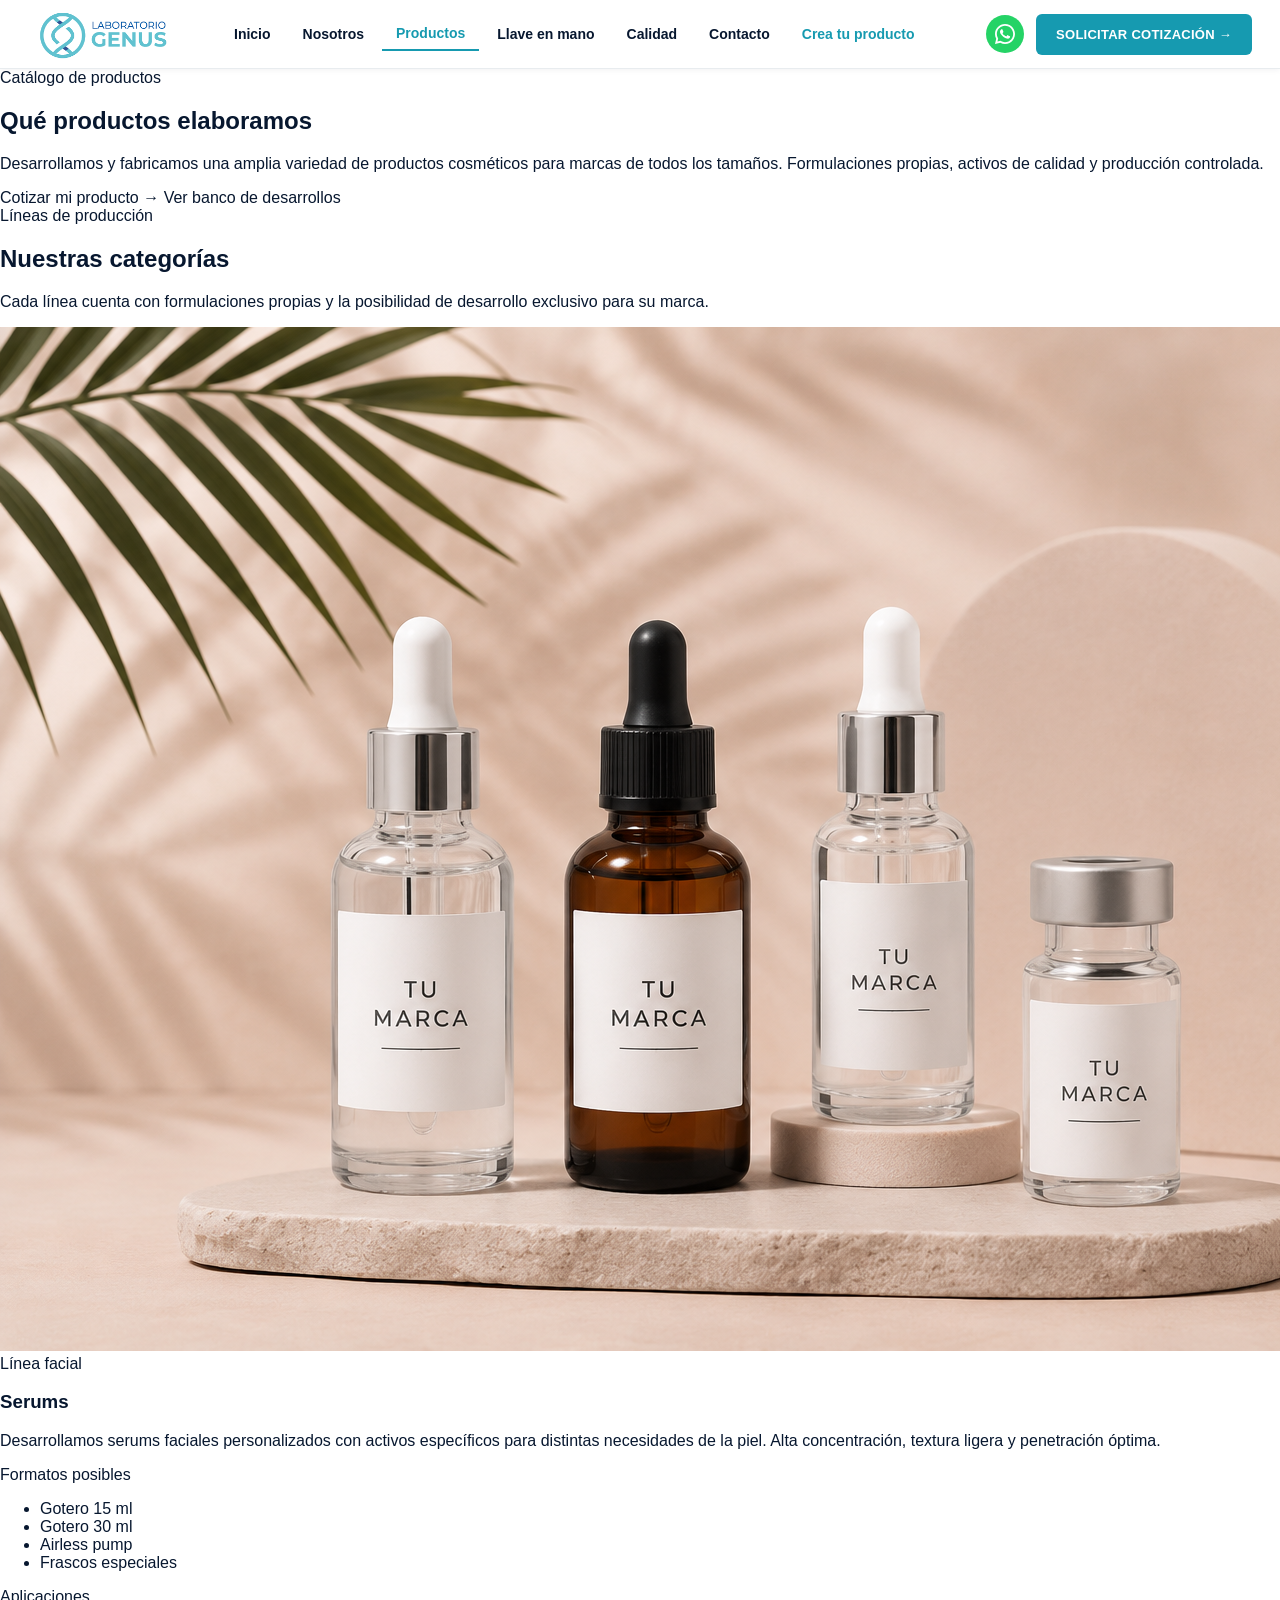
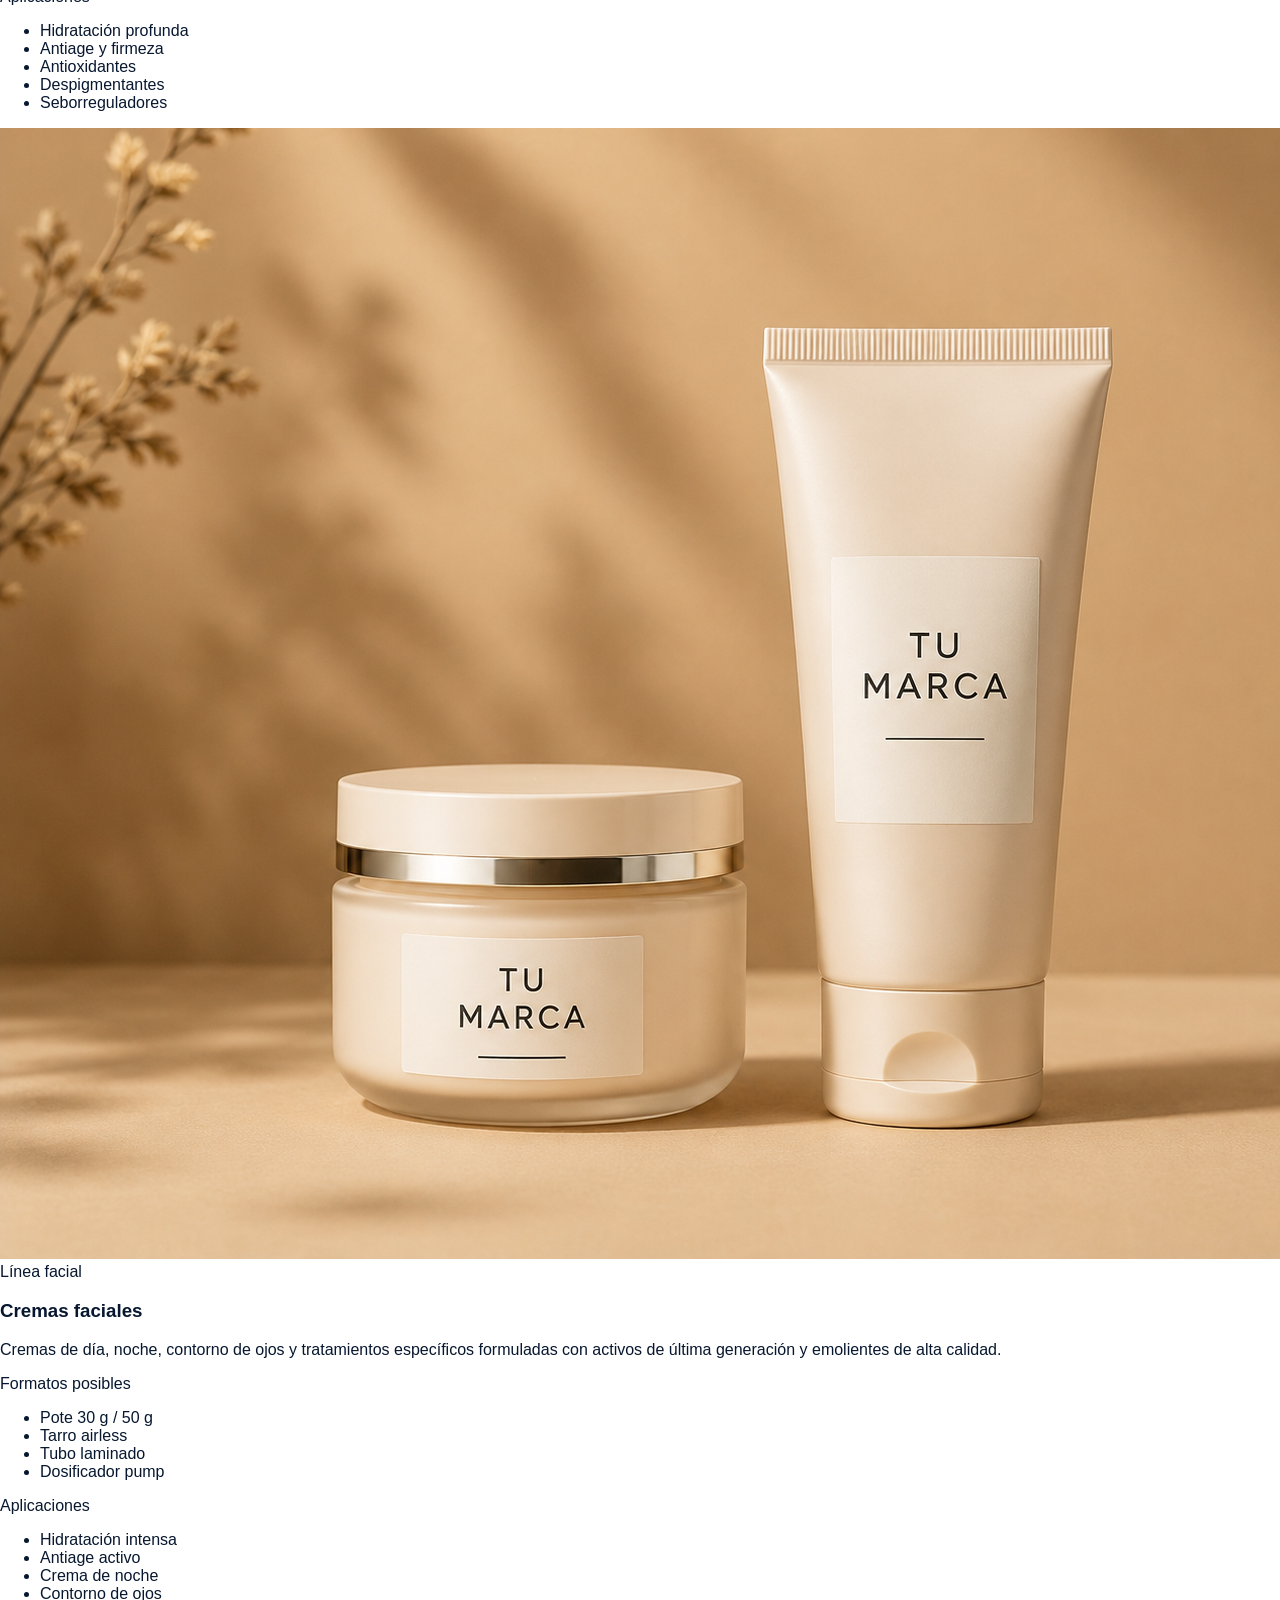
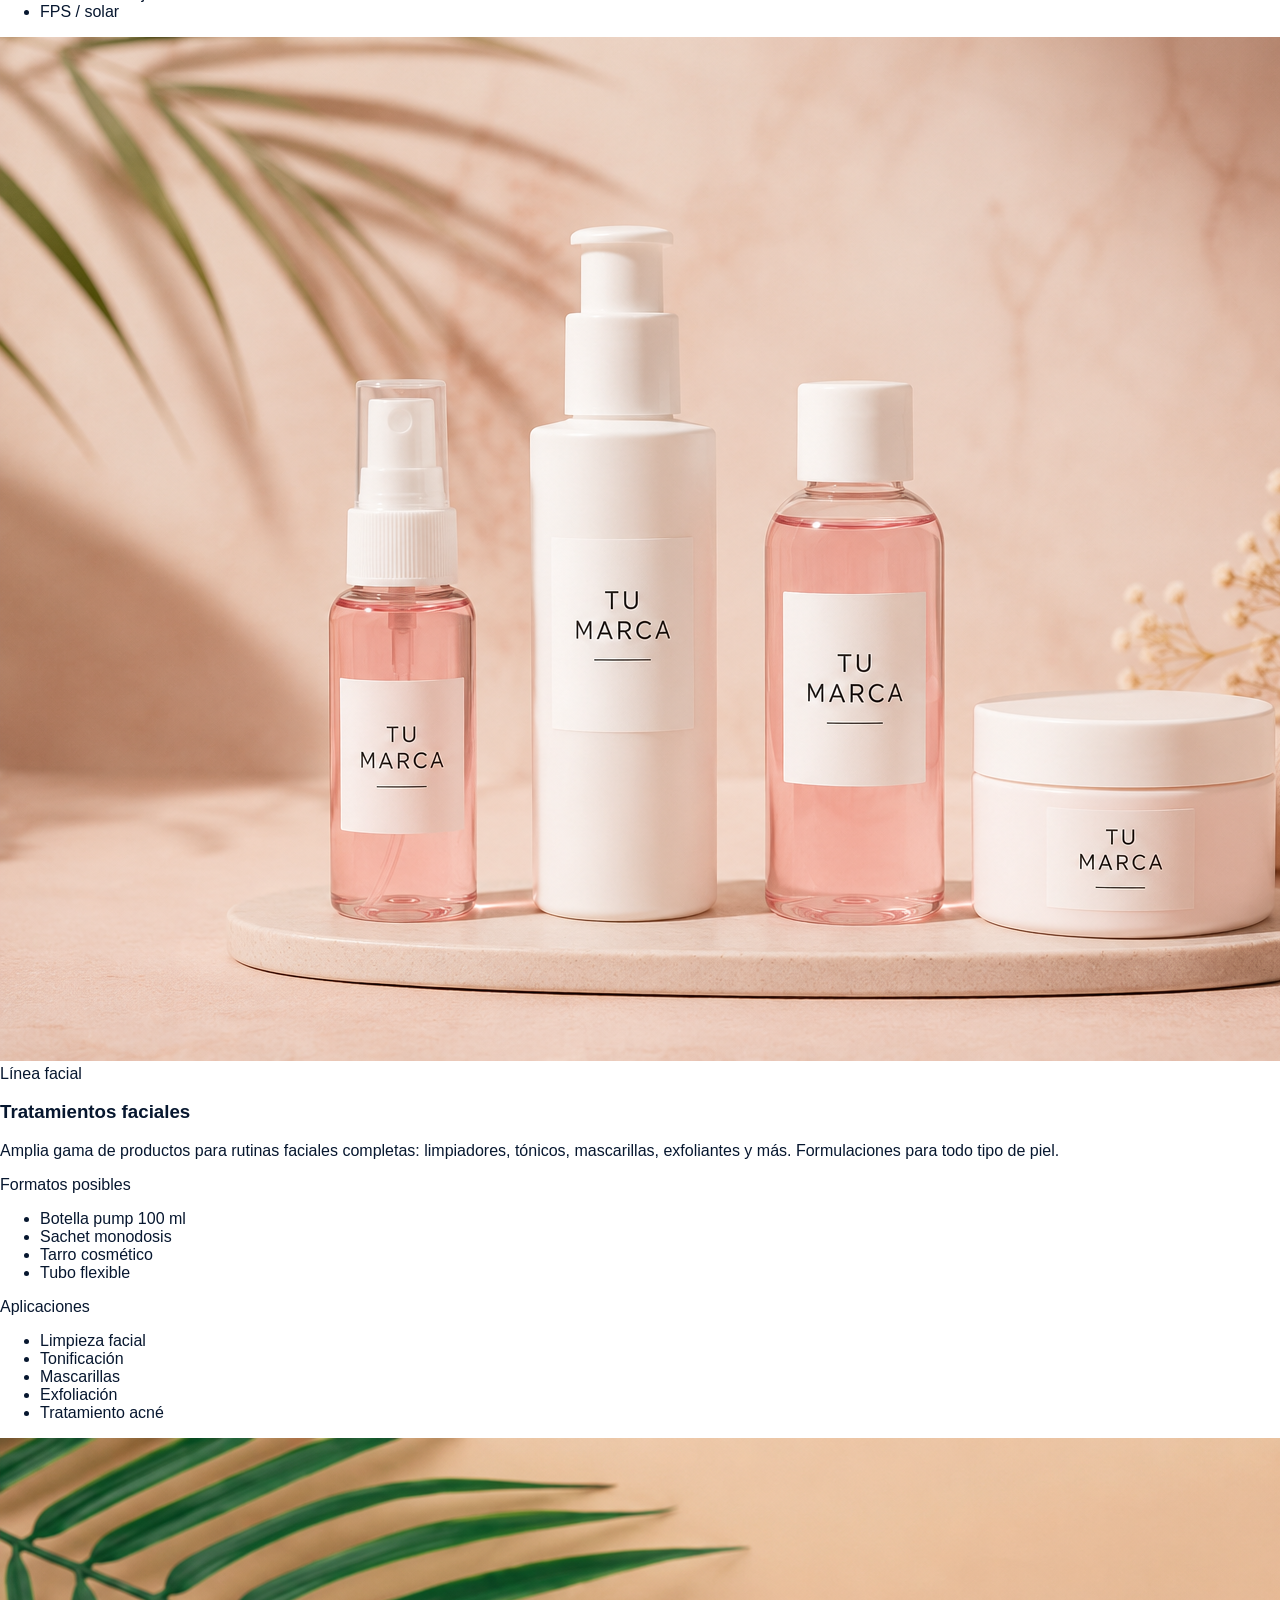
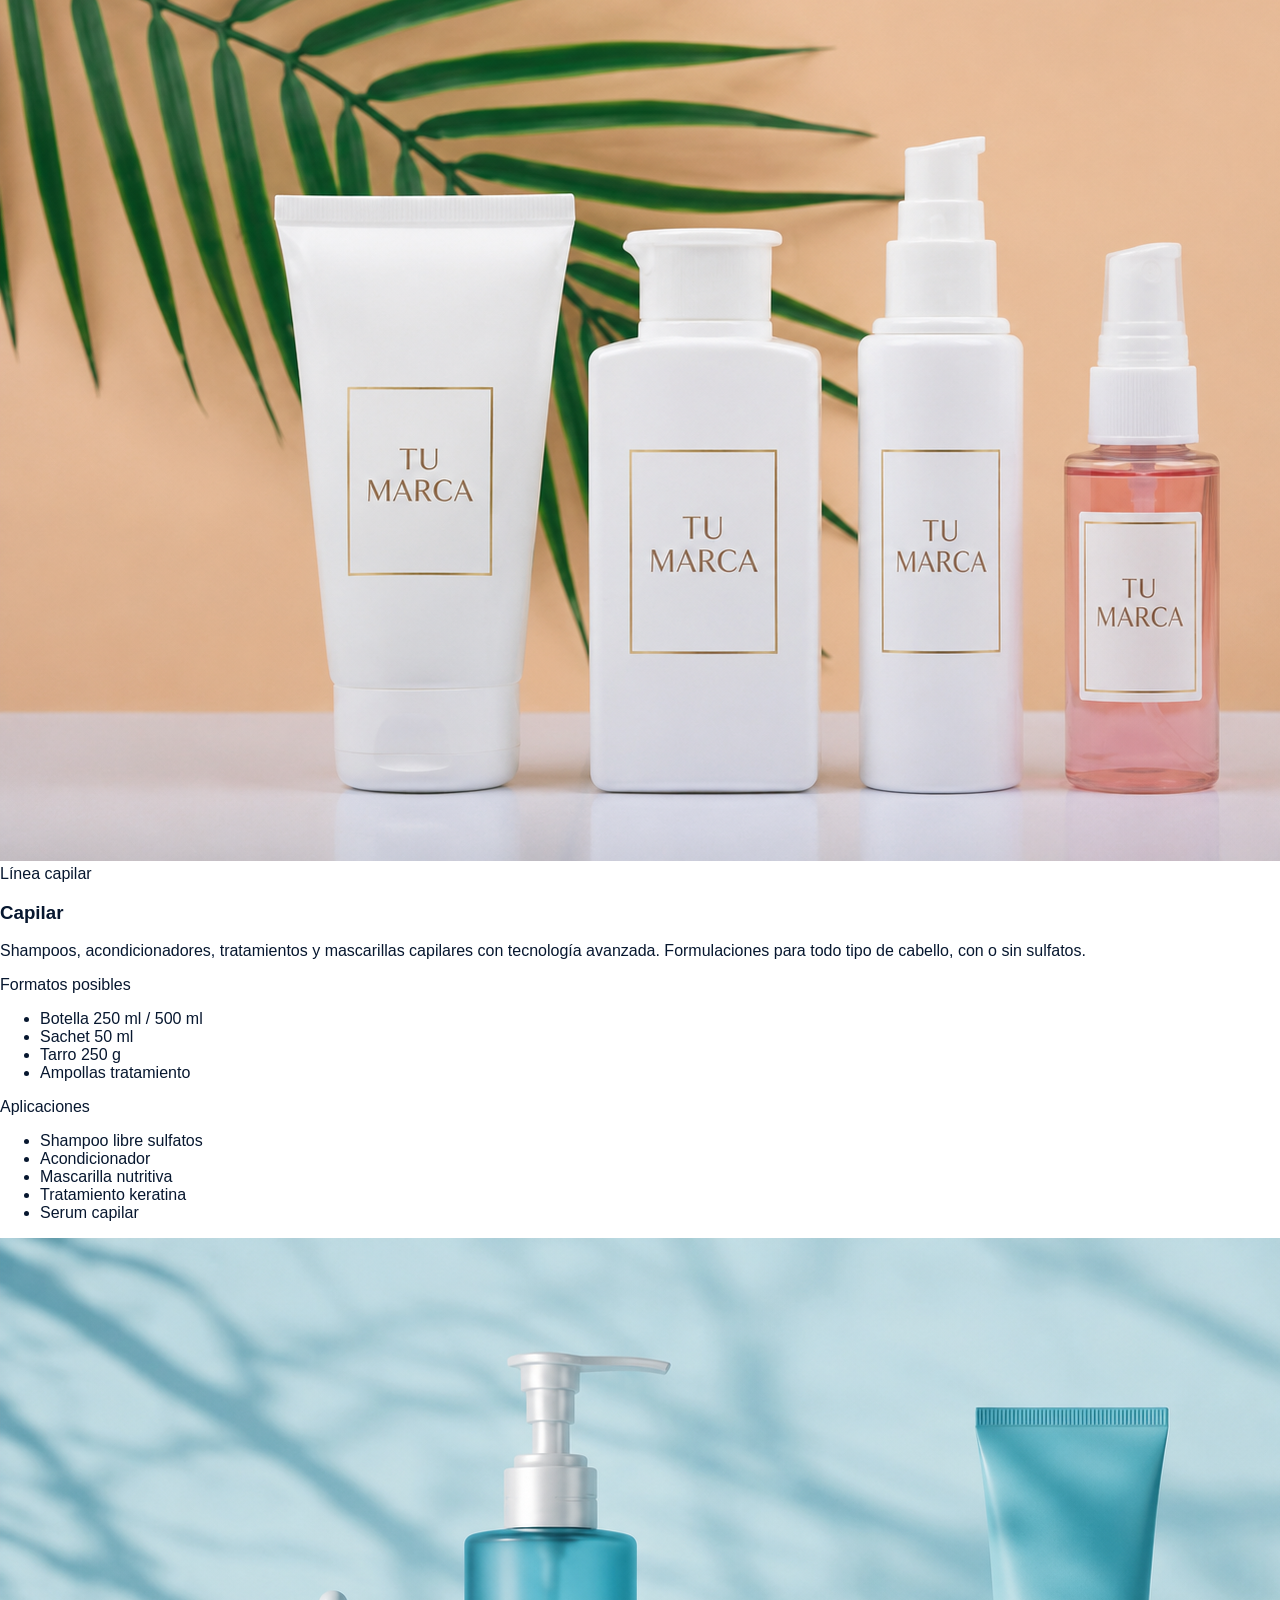
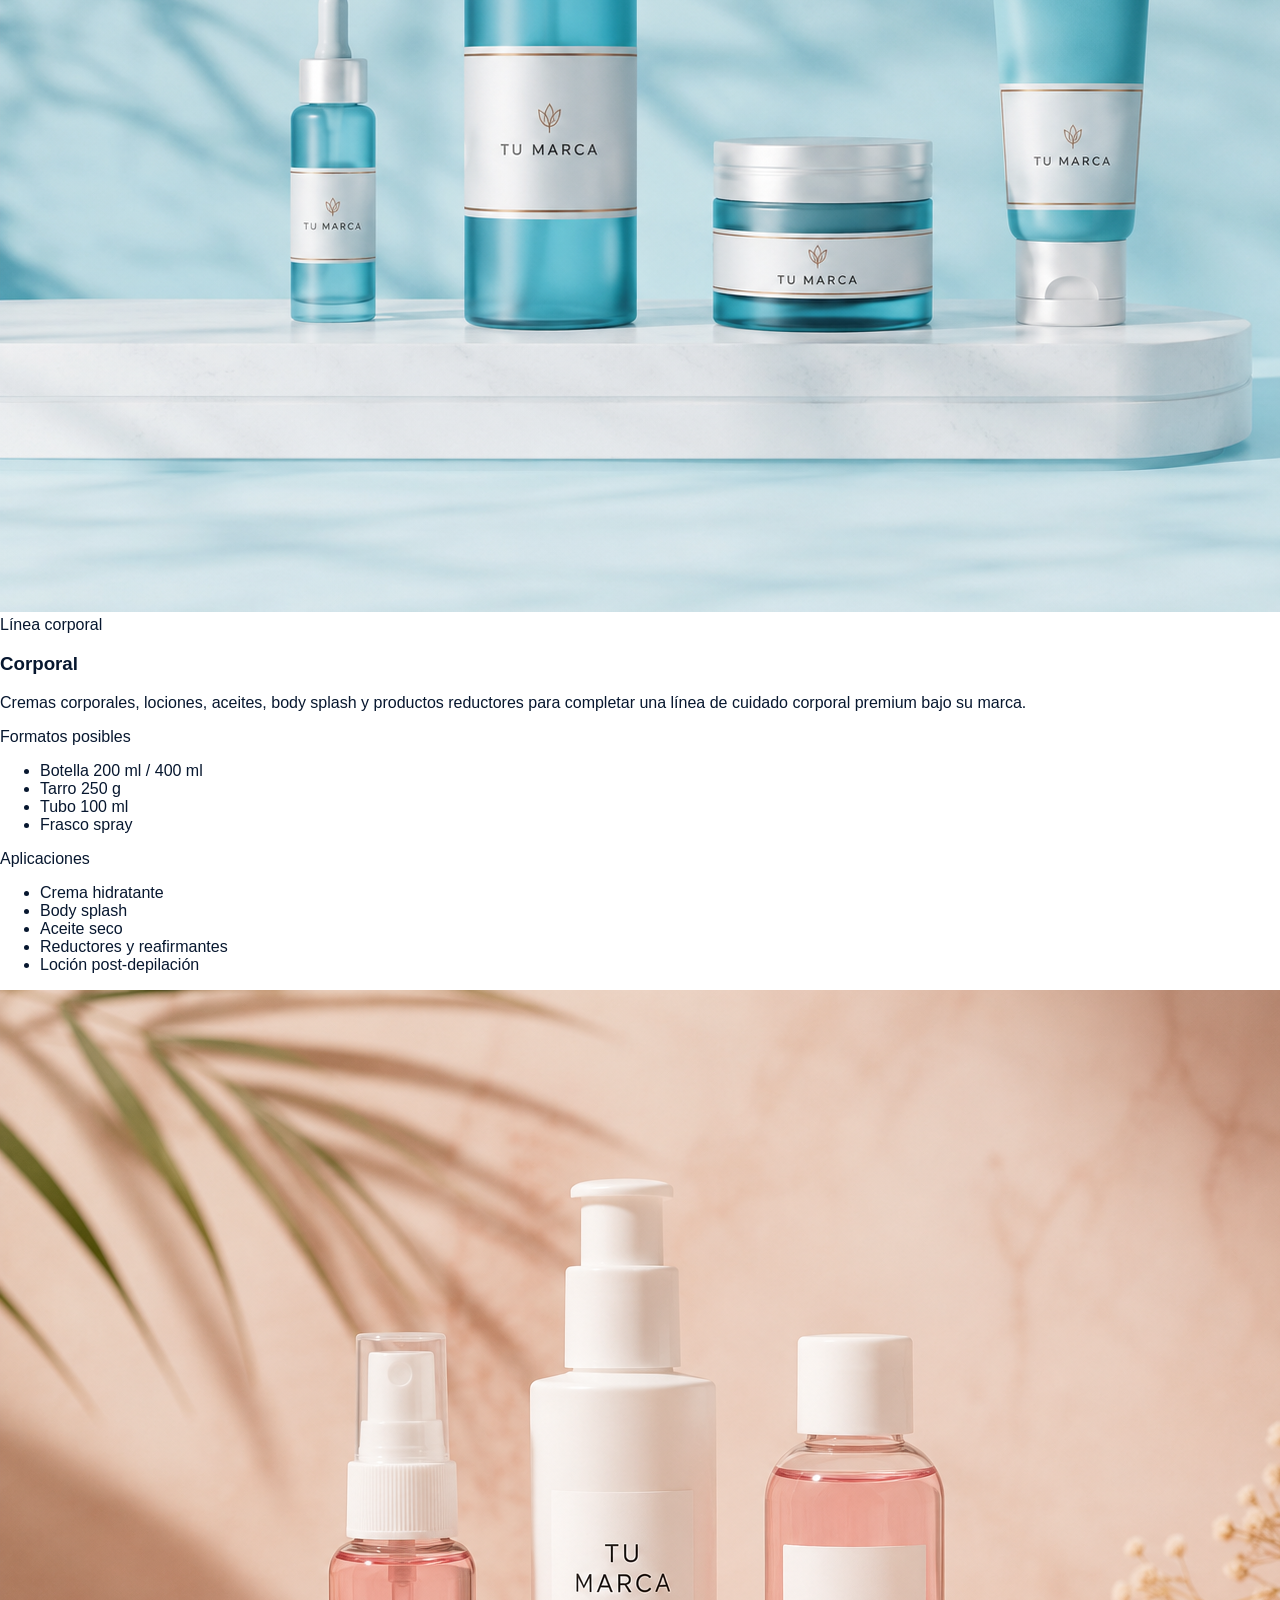
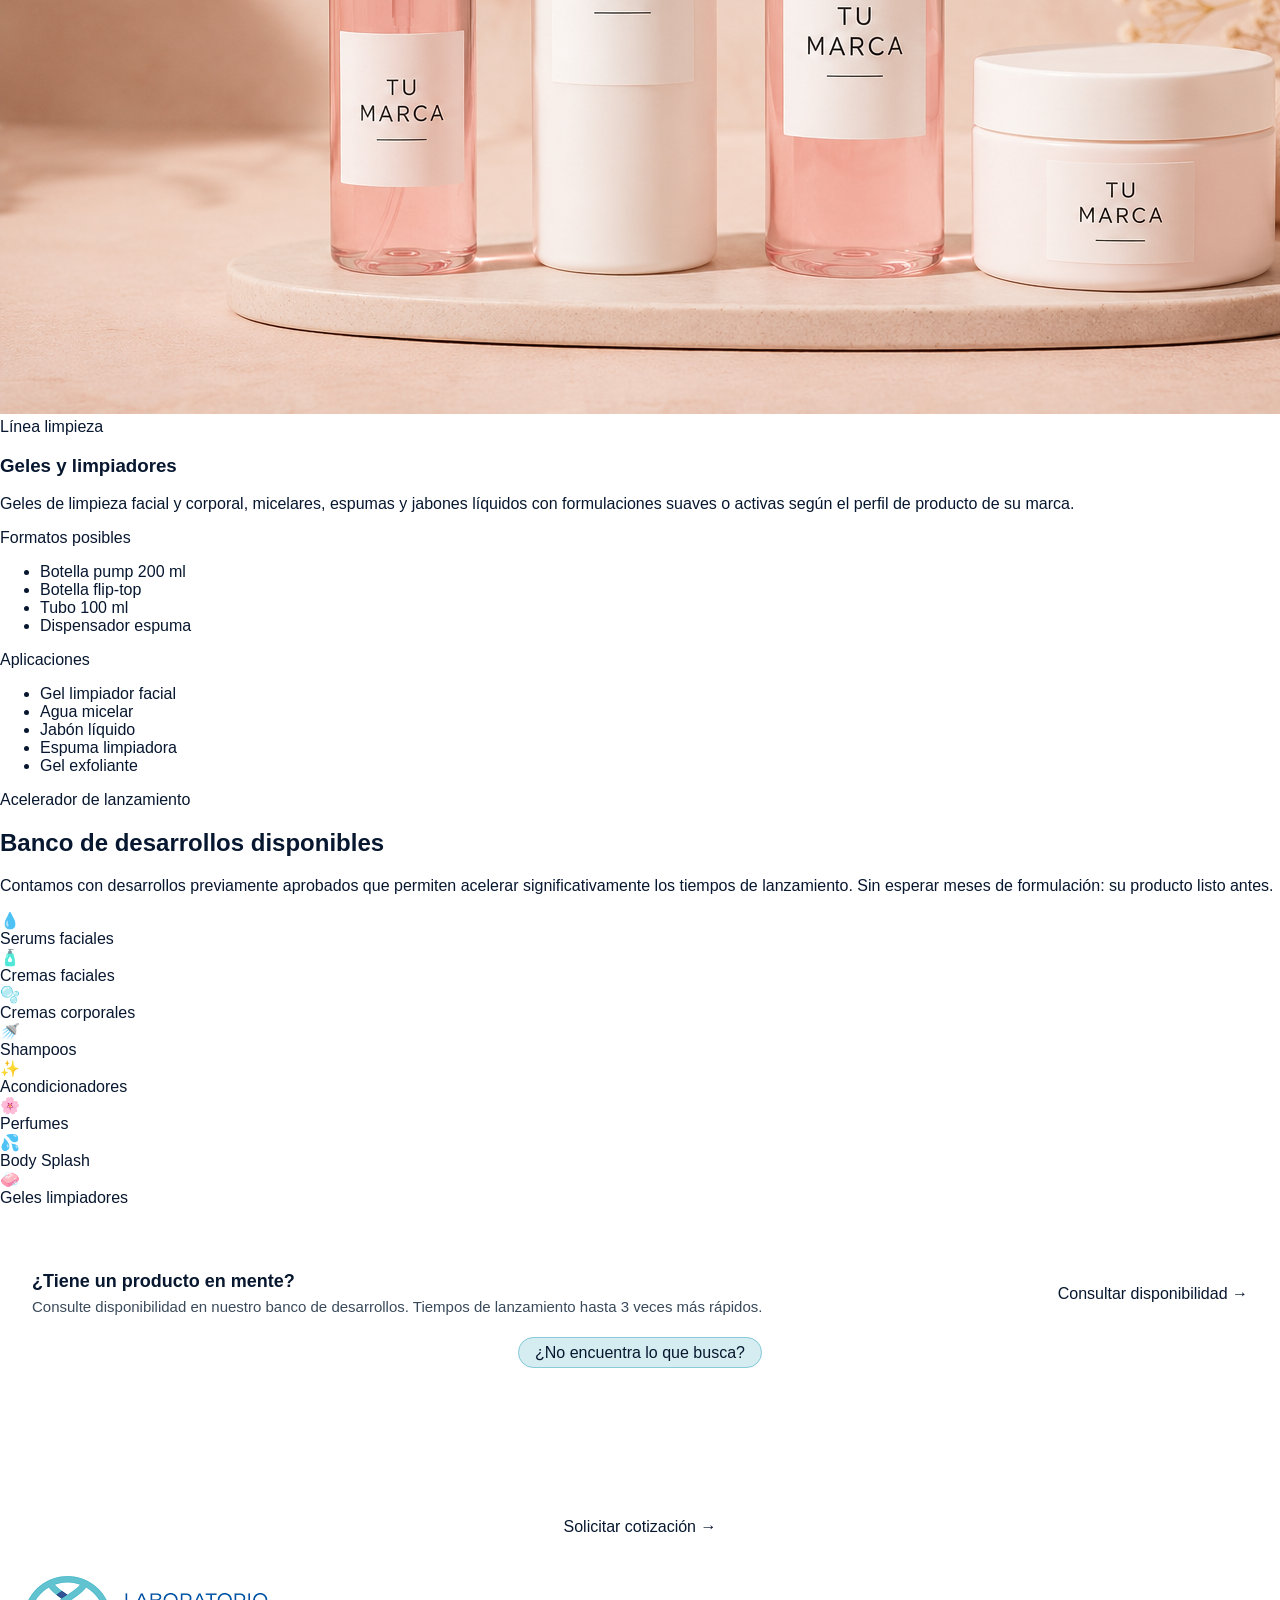
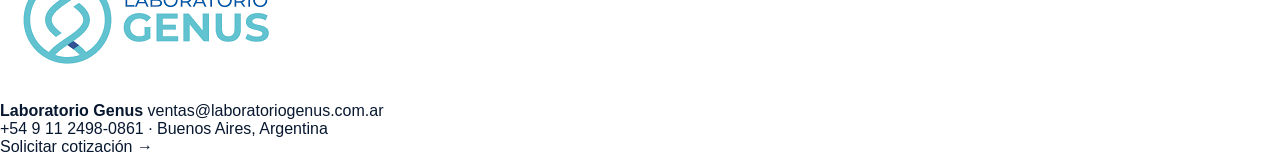
<file: productos.html>
<!doctype html>
<html lang="es">
<head>

   <meta charset="utf-8" />
  <meta name="viewport" content="width=device-width, initial-scale=1" />
  <title>Productos | Laboratorio Genus</title>
  <meta name="description" content="Líneas de productos cosméticos que desarrollamos y fabricamos: capilar, facial, corporal, serums, cremas, geles y más." />
 <link rel="stylesheet" href="styles.css" />
   </head>
<body>

<!-- NAV -->
<nav class="hn">
  <div class="hn-inner">
    <a class="hn-logo" href="index.html">
      <img src="assets/logo-genus.png" alt="Laboratorio Genus">
    </a>

  <ul class="hn-links">
  <li><a href="index.html">Inicio</a></li>
  <li><a href="quienes-somos.html">Nosotros</a></li>
  <li><a href="productos.html" class="act">Productos</a></li>
  <li><a href="llave-en-mano.html">Llave en mano</a></li>
  <li><a href="calidad.html">Calidad</a></li>
  <li><a href="contacto.html">Contacto</a></li>
        <a href="desarrolla-tu-producto.html" class="nav-create-product">
          Crea tu producto
        </a>
      </li>
    </ul>

    <div class="hn-right">
      <a class="hn-wa" href="https://wa.me/5491124980861" target="_blank" aria-label="WhatsApp">
        <div class="hn-wa-icon">
          <svg width="20" height="20" viewBox="0 0 24 24" fill="white">
            <path d="M17.472 14.382c-.297-.149-1.758-.867-2.03-.967-.273-.099-.471-.148-.67.15-.197.297-.767.966-.94 1.164-.173.199-.347.223-.644.075-.297-.15-1.255-.463-2.39-1.475-.883-.788-1.48-1.761-1.653-2.059-.173-.297-.018-.458.13-.606.134-.133.298-.347.446-.52.149-.174.198-.298.298-.497.099-.198.05-.371-.025-.52-.075-.149-.669-1.612-.916-2.207-.242-.579-.487-.5-.669-.51-.173-.008-.371-.01-.57-.01-.198 0-.52.074-.792.372-.272.297-1.04 1.016-1.04 2.479 0 1.462 1.065 2.875 1.213 3.074.149.198 2.096 3.2 5.077 4.487.709.306 1.262.489 1.694.625.712.227 1.36.195 1.871.118.571-.085 1.758-.719 2.006-1.413.248-.694.248-1.289.173-1.413-.074-.124-.272-.198-.57-.347z"/>
            <path d="M12 0C5.373 0 0 5.373 0 12c0 2.089.539 4.048 1.481 5.751L0 24l6.389-1.474A11.944 11.944 0 0 0 12 24c6.627 0 12-5.373 12-12S18.627 0 12 0zm0 21.818a9.803 9.803 0 0 1-5.003-1.372l-.359-.213-3.721.858.88-3.62-.234-.372A9.795 9.795 0 0 1 2.182 12C2.182 6.578 6.578 2.182 12 2.182S21.818 6.578 21.818 12 17.422 21.818 12 21.818z"/>
          </svg>
        </div>
      </a>

      <a class="hn-cta" href="cotizador.html">
        SOLICITAR COTIZACIÓN →
      </a>
    </div>

    <button class="hn-ham" id="ham" aria-label="Menú">
      <span></span><span></span><span></span>
    </button>
  </div>
</nav>


<!-- HERO -->
<section class="g-hero">
  <div class="g-hero-grid">
    <span class="g-hero-tag">Catálogo de productos</span>
    <h1>Qué productos elaboramos</h1>
    <p>Desarrollamos y fabricamos una amplia variedad de productos cosméticos para marcas de todos los tamaños. Formulaciones propias, activos de calidad y producción controlada.</p>
    <div class="g-hero-actions">
      <a class="g-btn-primary" href="cotizador.html">Cotizar mi producto →</a>
      <a class="g-btn-secondary" href="#banco">Ver banco de desarrollos</a>
    </div>
  </div>
</section>

<!-- CATEGORÍAS DE PRODUCTO -->
<section class="g-section g-section-white">
  <div class="g-wrap">
    <div class="g-section-head">
      <span class="g-section-tag">Líneas de producción</span>
      <h2>Nuestras categorías</h2>
      <p>Cada línea cuenta con formulaciones propias y la posibilidad de desarrollo exclusivo para su marca.</p>
      <div class="g-divider"></div>
    </div>
    <div class="g-products-grid">

      <!-- SERUMS -->
      <div class="g-product-card">
        <img class="g-product-img" src="assets/serums.png" alt="Serums">
        <div class="g-product-body">
          <span class="g-product-cat">Línea facial</span>
          <h3>Serums</h3>
          <p>Desarrollamos serums faciales personalizados con activos específicos para distintas necesidades de la piel. Alta concentración, textura ligera y penetración óptima.</p>
          <div class="g-product-details">
            <div class="g-product-detail-group">
              <label>Formatos posibles</label>
              <ul>
                <li>Gotero 15 ml</li>
                <li>Gotero 30 ml</li>
                <li>Airless pump</li>
                <li>Frascos especiales</li>
              </ul>
            </div>
            <div class="g-product-detail-group">
              <label>Aplicaciones</label>
              <ul>
                <li>Hidratación profunda</li>
                <li>Antiage y firmeza</li>
                <li>Antioxidantes</li>
                <li>Despigmentantes</li>
                <li>Seborreguladores</li>
              </ul>
            </div>
          </div>
        </div>
      </div>

      <!-- CREMAS FACIALES -->
      <div class="g-product-card">
        <img class="g-product-img" src="assets/cremas.png" alt="Cremas">
        <div class="g-product-body">
          <span class="g-product-cat">Línea facial</span>
          <h3>Cremas faciales</h3>
          <p>Cremas de día, noche, contorno de ojos y tratamientos específicos formuladas con activos de última generación y emolientes de alta calidad.</p>
          <div class="g-product-details">
            <div class="g-product-detail-group">
              <label>Formatos posibles</label>
              <ul>
                <li>Pote 30 g / 50 g</li>
                <li>Tarro airless</li>
                <li>Tubo laminado</li>
                <li>Dosificador pump</li>
              </ul>
            </div>
            <div class="g-product-detail-group">
              <label>Aplicaciones</label>
              <ul>
                <li>Hidratación intensa</li>
                <li>Antiage activo</li>
                <li>Crema de noche</li>
                <li>Contorno de ojos</li>
                <li>FPS / solar</li>
              </ul>
            </div>
          </div>
        </div>
      </div>

      <!-- FACIAL -->
      <div class="g-product-card">
        <img class="g-product-img" src="assets/facial.png" alt="Línea facial">
        <div class="g-product-body">
          <span class="g-product-cat">Línea facial</span>
          <h3>Tratamientos faciales</h3>
          <p>Amplia gama de productos para rutinas faciales completas: limpiadores, tónicos, mascarillas, exfoliantes y más. Formulaciones para todo tipo de piel.</p>
          <div class="g-product-details">
            <div class="g-product-detail-group">
              <label>Formatos posibles</label>
              <ul>
                <li>Botella pump 100 ml</li>
                <li>Sachet monodosis</li>
                <li>Tarro cosmético</li>
                <li>Tubo flexible</li>
              </ul>
            </div>
            <div class="g-product-detail-group">
              <label>Aplicaciones</label>
              <ul>
                <li>Limpieza facial</li>
                <li>Tonificación</li>
                <li>Mascarillas</li>
                <li>Exfoliación</li>
                <li>Tratamiento acné</li>
              </ul>
            </div>
          </div>
        </div>
      </div>

      <!-- CAPILAR -->
      <div class="g-product-card">
        <img class="g-product-img" src="assets/capilar.png" alt="Capilar">
        <div class="g-product-body">
          <span class="g-product-cat">Línea capilar</span>
          <h3>Capilar</h3>
          <p>Shampoos, acondicionadores, tratamientos y mascarillas capilares con tecnología avanzada. Formulaciones para todo tipo de cabello, con o sin sulfatos.</p>
          <div class="g-product-details">
            <div class="g-product-detail-group">
              <label>Formatos posibles</label>
              <ul>
                <li>Botella 250 ml / 500 ml</li>
                <li>Sachet 50 ml</li>
                <li>Tarro 250 g</li>
                <li>Ampollas tratamiento</li>
              </ul>
            </div>
            <div class="g-product-detail-group">
              <label>Aplicaciones</label>
              <ul>
                <li>Shampoo libre sulfatos</li>
                <li>Acondicionador</li>
                <li>Mascarilla nutritiva</li>
                <li>Tratamiento keratina</li>
                <li>Serum capilar</li>
              </ul>
            </div>
          </div>
        </div>
      </div>

      <!-- CORPORAL -->
      <div class="g-product-card">
        <img class="g-product-img" src="assets/corporal.png" alt="Corporal">
        <div class="g-product-body">
          <span class="g-product-cat">Línea corporal</span>
          <h3>Corporal</h3>
          <p>Cremas corporales, lociones, aceites, body splash y productos reductores para completar una línea de cuidado corporal premium bajo su marca.</p>
          <div class="g-product-details">
            <div class="g-product-detail-group">
              <label>Formatos posibles</label>
              <ul>
                <li>Botella 200 ml / 400 ml</li>
                <li>Tarro 250 g</li>
                <li>Tubo 100 ml</li>
                <li>Frasco spray</li>
              </ul>
            </div>
            <div class="g-product-detail-group">
              <label>Aplicaciones</label>
              <ul>
                <li>Crema hidratante</li>
                <li>Body splash</li>
                <li>Aceite seco</li>
                <li>Reductores y reafirmantes</li>
                <li>Loción post-depilación</li>
              </ul>
            </div>
          </div>
        </div>
      </div>

      <!-- GELES -->
      <div class="g-product-card">
        <img class="g-product-img" src="assets/geles.png" alt="Geles y limpiadores">
        <div class="g-product-body">
          <span class="g-product-cat">Línea limpieza</span>
          <h3>Geles y limpiadores</h3>
          <p>Geles de limpieza facial y corporal, micelares, espumas y jabones líquidos con formulaciones suaves o activas según el perfil de producto de su marca.</p>
          <div class="g-product-details">
            <div class="g-product-detail-group">
              <label>Formatos posibles</label>
              <ul>
                <li>Botella pump 200 ml</li>
                <li>Botella flip-top</li>
                <li>Tubo 100 ml</li>
                <li>Dispensador espuma</li>
              </ul>
            </div>
            <div class="g-product-detail-group">
              <label>Aplicaciones</label>
              <ul>
                <li>Gel limpiador facial</li>
                <li>Agua micelar</li>
                <li>Jabón líquido</li>
                <li>Espuma limpiadora</li>
                <li>Gel exfoliante</li>
              </ul>
            </div>
          </div>
        </div>
      </div>

    </div>
  </div>
</section>

<!-- BANCO DE DESARROLLOS -->
<section class="g-section g-section-light" id="banco">
  <div class="g-wrap">
    <div class="g-section-head">
      <span class="g-section-tag">Acelerador de lanzamiento</span>
      <h2>Banco de desarrollos disponibles</h2>
      <p>Contamos con desarrollos previamente aprobados que permiten acelerar significativamente los tiempos de lanzamiento. Sin esperar meses de formulación: su producto listo antes.</p>
      <div class="g-divider"></div>
    </div>
    <div class="g-banco-grid">
      <div class="g-banco-item">
        <div class="g-banco-icon">💧</div>
        <span>Serums faciales</span>
      </div>
      <div class="g-banco-item">
        <div class="g-banco-icon">🧴</div>
        <span>Cremas faciales</span>
      </div>
      <div class="g-banco-item">
        <div class="g-banco-icon">🫧</div>
        <span>Cremas corporales</span>
      </div>
      <div class="g-banco-item">
        <div class="g-banco-icon">🚿</div>
        <span>Shampoos</span>
      </div>
      <div class="g-banco-item">
        <div class="g-banco-icon">✨</div>
        <span>Acondicionadores</span>
      </div>
      <div class="g-banco-item">
        <div class="g-banco-icon">🌸</div>
        <span>Perfumes</span>
      </div>
      <div class="g-banco-item">
        <div class="g-banco-icon">💦</div>
        <span>Body Splash</span>
      </div>
      <div class="g-banco-item">
        <div class="g-banco-icon">🧼</div>
        <span>Geles limpiadores</span>
      </div>
    </div>
    <div style="margin-top:36px;background:#fff;border:1px solid var(--border);border-radius:14px;padding:28px 32px;display:flex;align-items:center;justify-content:space-between;gap:24px;flex-wrap:wrap;">
      <div>
        <strong style="display:block;font-size:18px;margin-bottom:6px;">¿Tiene un producto en mente?</strong>
        <span style="font-size:15px;color:#3a4a5a;">Consulte disponibilidad en nuestro banco de desarrollos. Tiempos de lanzamiento hasta 3 veces más rápidos.</span>
      </div>
      <a class="g-btn-primary" href="cotizador.html">Consultar disponibilidad →</a>
    </div>
  </div>
</section>

<!-- CTA -->
<section class="g-section g-section-dark" style="text-align:center;">
  <div class="g-wrap">
    <span class="g-section-tag" style="background:rgba(22,154,176,.18);border:1px solid rgba(22,154,176,.4);padding:6px 16px;border-radius:100px;">¿No encuentra lo que busca?</span>
    <h2 style="color:#fff;font-size:clamp(26px,3vw,38px);margin:14px 0 14px;">Desarrollamos cualquier formulación</h2>
    <p style="color:rgba(255,255,255,.65);font-size:16px;max-width:520px;margin:0 auto 32px;line-height:1.65;">Si tiene una idea o un concepto de producto, nuestro equipo técnico lo convierte en una fórmula real, estable y registrable ante ANMAT.</p>
    <a class="g-btn-primary" href="cotizador.html">Solicitar cotización →</a>
  </div>
</section>

<!-- FOOTER -->
<footer class="g-footer">
  <div class="g-footer-inner">
    <img class="g-footer-logo" src="assets/logo-genus.png" alt="Laboratorio Genus">
    <div class="g-footer-info">
      <strong>Laboratorio Genus</strong>
      ventas@laboratoriogenus.com.ar<br>
      +54 9 11 2498-0861 · Buenos Aires, Argentina
    </div>
    <a class="g-footer-cta" href="cotizador.html">Solicitar cotización →</a>
  </div>
</footer>

<script>
document.addEventListener('DOMContentLoaded', function () {
  var hamBtn = document.getElementById('ham');
  var navLinks = document.querySelector('.hn-links');
  if (hamBtn && navLinks) {
    hamBtn.addEventListener('click', function () {
      navLinks.classList.toggle('open');
    });
  }
});
</script>
</body>
</html>
</file>
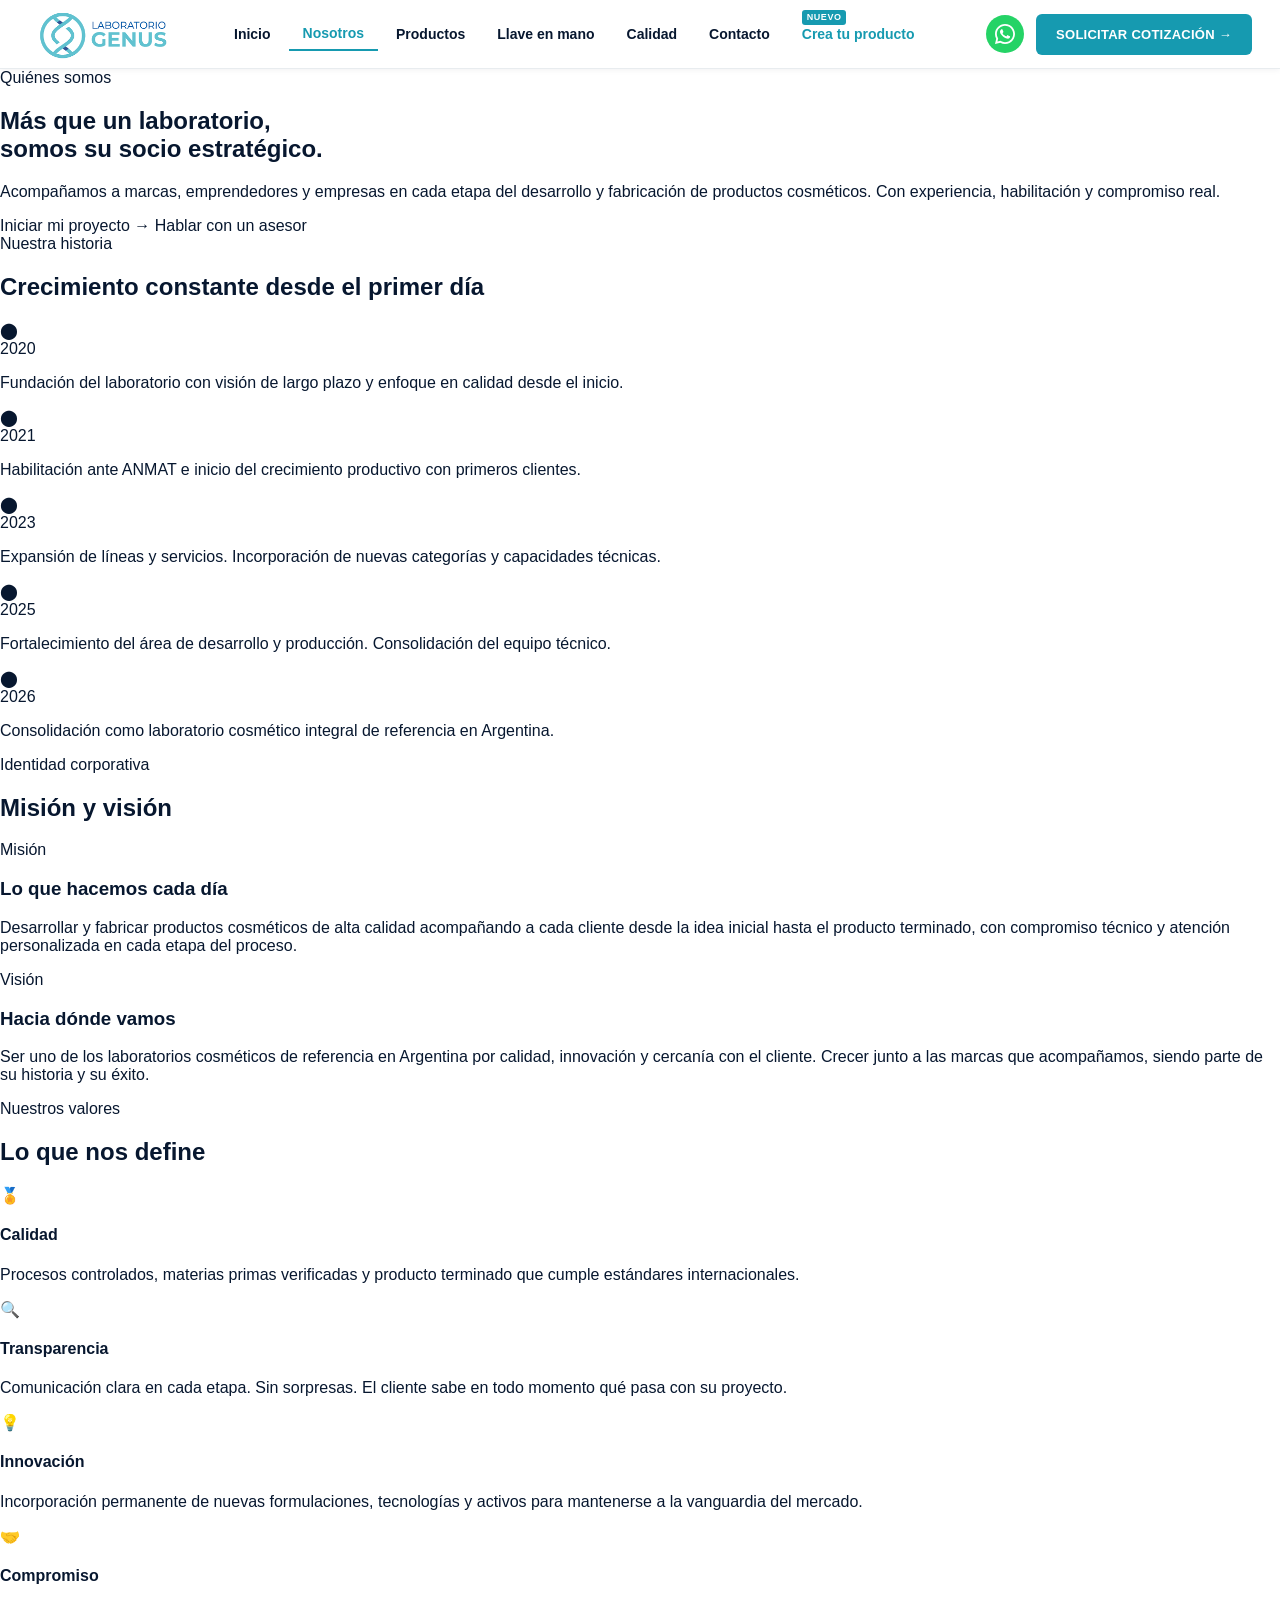
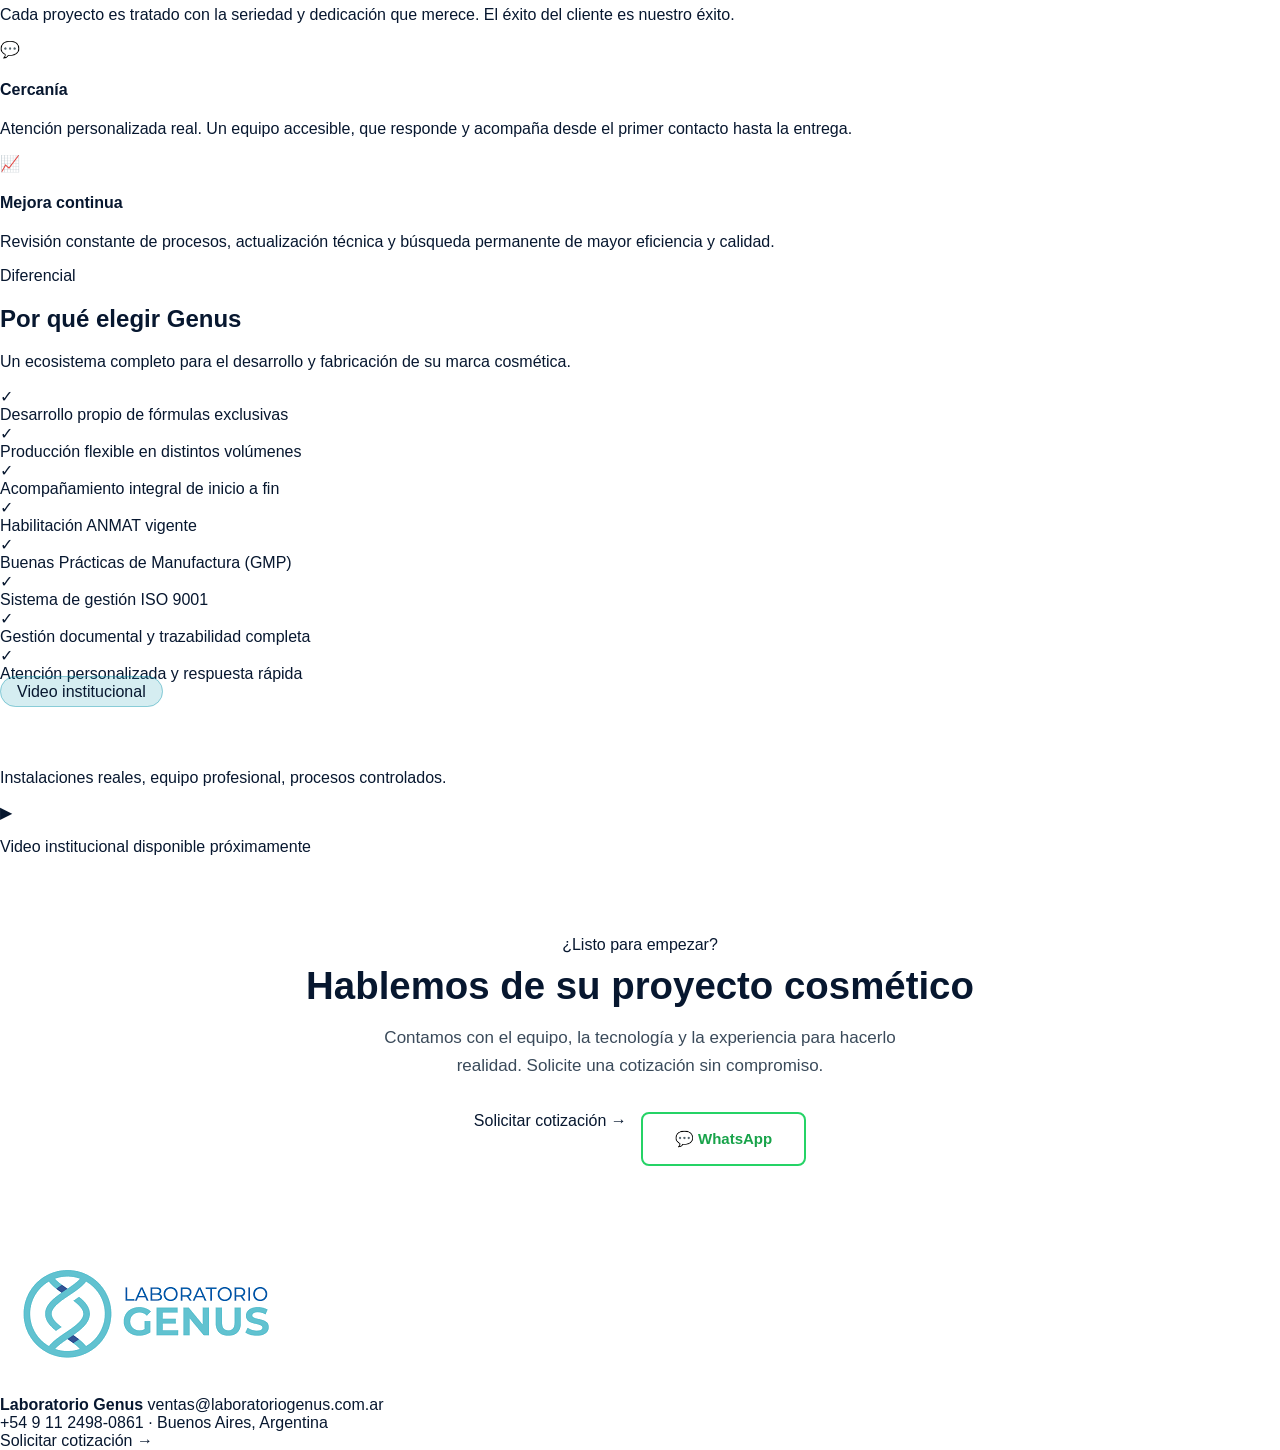
<file: quienes-somos.html>
<!doctype html>
<html lang="es">
<head>

   <meta charset="utf-8" />
  <meta name="viewport" content="width=device-width, initial-scale=1" />
  <title>Productos | Laboratorio Genus</title>
  <meta name="description" content="Líneas de productos cosméticos que desarrollamos y fabricamos: capilar, facial, corporal, serums, cremas, geles y más." />
 <link rel="stylesheet" href="styles.css" />
   </head>
<body>

<!-- NAV -->
<nav class="hn">
  <div class="hn-inner">
      <button class="hn-ham" id="ham" aria-label="Menú">
  <span></span>
  <span></span>
  <span></span>
</button>
    <a class="hn-logo" href="index.html">
      <img src="assets/logo-genus.png" alt="Laboratorio Genus">
    </a>

    <ul class="hn-links">
      <li><a href="index.html">Inicio</a></li>
     <li><a href="quienes-somos.html" class="act">Nosotros</a></li>
      <li><a href="productos.html">Productos</a></li>
      <li><a href="llave-en-mano.html">Llave en mano</a></li>
      <li><a href="calidad.html">Calidad</a></li>
      <li><a href="contacto.html">Contacto</a></li>
      <li>
        <a href="desarrolla-tu-producto.html" class="nav-create-product">
          Crea tu producto
        </a>
      </li>
    </ul>

    <div class="hn-right">
      <a class="hn-wa" href="https://wa.me/5491124980861" target="_blank" aria-label="WhatsApp">
        <div class="hn-wa-icon">
          <svg width="20" height="20" viewBox="0 0 24 24" fill="white">
            <path d="M17.472 14.382c-.297-.149-1.758-.867-2.03-.967-.273-.099-.471-.148-.67.15-.197.297-.767.966-.94 1.164-.173.199-.347.223-.644.075-.297-.15-1.255-.463-2.39-1.475-.883-.788-1.48-1.761-1.653-2.059-.173-.297-.018-.458.13-.606.134-.133.298-.347.446-.52.149-.174.198-.298.298-.497.099-.198.05-.371-.025-.52-.075-.149-.669-1.612-.916-2.207-.242-.579-.487-.5-.669-.51-.173-.008-.371-.01-.57-.01-.198 0-.52.074-.792.372-.272.297-1.04 1.016-1.04 2.479 0 1.462 1.065 2.875 1.213 3.074.149.198 2.096 3.2 5.077 4.487.709.306 1.262.489 1.694.625.712.227 1.36.195 1.871.118.571-.085 1.758-.719 2.006-1.413.248-.694.248-1.289.173-1.413-.074-.124-.272-.198-.57-.347z"/>
            <path d="M12 0C5.373 0 0 5.373 0 12c0 2.089.539 4.048 1.481 5.751L0 24l6.389-1.474A11.944 11.944 0 0 0 12 24c6.627 0 12-5.373 12-12S18.627 0 12 0zm0 21.818a9.803 9.803 0 0 1-5.003-1.372l-.359-.213-3.721.858.88-3.62-.234-.372A9.795 9.795 0 0 1 2.182 12C2.182 6.578 6.578 2.182 12 2.182S21.818 6.578 21.818 12 17.422 21.818 12 21.818z"/>
          </svg>
        </div>
      </a>

      <a class="hn-cta" href="cotizador.html">
        SOLICITAR COTIZACIÓN →
      </a>
    </div>

    <button class="hn-ham" id="ham" aria-label="Menú">
      <span></span><span></span><span></span>
    </button>
  </div>
</nav>

<!-- HERO -->
<section class="g-hero">
  <div class="g-hero-grid">
    <span class="g-hero-tag">Quiénes somos</span>
    <h1>Más que un laboratorio,<br>somos su socio estratégico.</h1>
    <p>Acompañamos a marcas, emprendedores y empresas en cada etapa del desarrollo y fabricación de productos cosméticos. Con experiencia, habilitación y compromiso real.</p>
    <div class="g-hero-actions">
      <a class="g-btn-primary" href="cotizador.html">Iniciar mi proyecto →</a>
      <a class="g-btn-secondary" href="contacto.html">Hablar con un asesor</a>
    </div>
  </div>
</section>

<!-- HISTORIA / TIMELINE -->
<section class="g-section g-section-white">
  <div class="g-wrap">
    <div class="g-section-head">
      <span class="g-section-tag">Nuestra historia</span>
      <h2>Crecimiento constante desde el primer día</h2>
      <div class="g-divider"></div>
    </div>
    <div class="g-timeline-line">
      <div class="g-tl-item">
        <div class="g-tl-dot">⬤</div>
        <span class="g-tl-year">2020</span>
        <p class="g-tl-text">Fundación del laboratorio con visión de largo plazo y enfoque en calidad desde el inicio.</p>
      </div>
      <div class="g-tl-item">
        <div class="g-tl-dot">⬤</div>
        <span class="g-tl-year">2021</span>
        <p class="g-tl-text">Habilitación ante ANMAT e inicio del crecimiento productivo con primeros clientes.</p>
      </div>
      <div class="g-tl-item">
        <div class="g-tl-dot">⬤</div>
        <span class="g-tl-year">2023</span>
        <p class="g-tl-text">Expansión de líneas y servicios. Incorporación de nuevas categorías y capacidades técnicas.</p>
      </div>
      <div class="g-tl-item">
        <div class="g-tl-dot">⬤</div>
        <span class="g-tl-year">2025</span>
        <p class="g-tl-text">Fortalecimiento del área de desarrollo y producción. Consolidación del equipo técnico.</p>
      </div>
      <div class="g-tl-item active">
        <div class="g-tl-dot">⬤</div>
        <span class="g-tl-year">2026</span>
        <p class="g-tl-text">Consolidación como laboratorio cosmético integral de referencia en Argentina.</p>
      </div>
    </div>
  </div>
</section>

<!-- MISIÓN Y VISIÓN -->
<section class="g-section g-section-light">
  <div class="g-wrap">
    <div class="g-section-head">
      <span class="g-section-tag">Identidad corporativa</span>
      <h2>Misión y visión</h2>
      <div class="g-divider"></div>
    </div>
    <div class="g-mv-grid">
      <div class="g-mv-card">
        <span class="g-mv-card-label">Misión</span>
        <h3>Lo que hacemos cada día</h3>
        <p>Desarrollar y fabricar productos cosméticos de alta calidad acompañando a cada cliente desde la idea inicial hasta el producto terminado, con compromiso técnico y atención personalizada en cada etapa del proceso.</p>
      </div>
      <div class="g-mv-card">
        <span class="g-mv-card-label">Visión</span>
        <h3>Hacia dónde vamos</h3>
        <p>Ser uno de los laboratorios cosméticos de referencia en Argentina por calidad, innovación y cercanía con el cliente. Crecer junto a las marcas que acompañamos, siendo parte de su historia y su éxito.</p>
      </div>
    </div>
  </div>
</section>

<!-- VALORES -->
<section class="g-section g-section-white">
  <div class="g-wrap">
    <div class="g-section-head centered">
      <span class="g-section-tag">Nuestros valores</span>
      <h2>Lo que nos define</h2>
      <div class="g-divider"></div>
    </div>
    <div class="g-valores-grid">
      <div class="g-valor-card">
        <div class="g-valor-icon">🏅</div>
        <h4>Calidad</h4>
        <p>Procesos controlados, materias primas verificadas y producto terminado que cumple estándares internacionales.</p>
      </div>
      <div class="g-valor-card">
        <div class="g-valor-icon">🔍</div>
        <h4>Transparencia</h4>
        <p>Comunicación clara en cada etapa. Sin sorpresas. El cliente sabe en todo momento qué pasa con su proyecto.</p>
      </div>
      <div class="g-valor-card">
        <div class="g-valor-icon">💡</div>
        <h4>Innovación</h4>
        <p>Incorporación permanente de nuevas formulaciones, tecnologías y activos para mantenerse a la vanguardia del mercado.</p>
      </div>
      <div class="g-valor-card">
        <div class="g-valor-icon">🤝</div>
        <h4>Compromiso</h4>
        <p>Cada proyecto es tratado con la seriedad y dedicación que merece. El éxito del cliente es nuestro éxito.</p>
      </div>
      <div class="g-valor-card">
        <div class="g-valor-icon">💬</div>
        <h4>Cercanía</h4>
        <p>Atención personalizada real. Un equipo accesible, que responde y acompaña desde el primer contacto hasta la entrega.</p>
      </div>
      <div class="g-valor-card">
        <div class="g-valor-icon">📈</div>
        <h4>Mejora continua</h4>
        <p>Revisión constante de procesos, actualización técnica y búsqueda permanente de mayor eficiencia y calidad.</p>
      </div>
    </div>
  </div>
</section>

<!-- POR QUÉ ELEGIRNOS -->
<section class="g-section g-section-light">
  <div class="g-wrap">
    <div class="g-section-head">
      <span class="g-section-tag">Diferencial</span>
      <h2>Por qué elegir Genus</h2>
      <p>Un ecosistema completo para el desarrollo y fabricación de su marca cosmética.</p>
      <div class="g-divider"></div>
    </div>
    <div class="g-porque-grid">
      <div class="g-porque-item">
        <div class="g-porque-check">✓</div>
        <span>Desarrollo propio de fórmulas exclusivas</span>
      </div>
      <div class="g-porque-item">
        <div class="g-porque-check">✓</div>
        <span>Producción flexible en distintos volúmenes</span>
      </div>
      <div class="g-porque-item">
        <div class="g-porque-check">✓</div>
        <span>Acompañamiento integral de inicio a fin</span>
      </div>
      <div class="g-porque-item">
        <div class="g-porque-check">✓</div>
        <span>Habilitación ANMAT vigente</span>
      </div>
      <div class="g-porque-item">
        <div class="g-porque-check">✓</div>
        <span>Buenas Prácticas de Manufactura (GMP)</span>
      </div>
      <div class="g-porque-item">
        <div class="g-porque-check">✓</div>
        <span>Sistema de gestión ISO 9001</span>
      </div>
      <div class="g-porque-item">
        <div class="g-porque-check">✓</div>
        <span>Gestión documental y trazabilidad completa</span>
      </div>
      <div class="g-porque-item">
        <div class="g-porque-check">✓</div>
        <span>Atención personalizada y respuesta rápida</span>
      </div>
    </div>
  </div>
</section>

<!-- VIDEO INSTITUCIONAL -->
<section class="g-section g-section-dark">
  <div class="g-wrap">
    <div class="g-section-head">
      <span class="g-section-tag" style="background:rgba(22,154,176,.18);border:1px solid rgba(22,154,176,.4);padding:6px 16px;border-radius:100px;">Video institucional</span>
      <h2 style="color:#fff;">Conocé Laboratorio Genus por dentro</h2>
      <p>Instalaciones reales, equipo profesional, procesos controlados.</p>
      <div class="g-divider"></div>
    </div>
    <div class="g-video-block">
      <div class="g-video-placeholder">
        <div class="g-video-play">▶</div>
        <p>Video institucional disponible próximamente</p>
      </div>
    </div>
  </div>
</section>

<!-- CTA FINAL -->
<section class="g-section g-section-white" style="text-align:center;padding:64px 0;">
  <div class="g-wrap">
    <span class="g-section-tag">¿Listo para empezar?</span>
    <h2 style="font-size:clamp(28px,3vw,40px);font-weight:900;margin:10px 0 16px;">Hablemos de su proyecto cosmético</h2>
    <p style="font-size:17px;color:#3a4a5a;margin:0 auto 32px;max-width:540px;line-height:1.65;">Contamos con el equipo, la tecnología y la experiencia para hacerlo realidad. Solicite una cotización sin compromiso.</p>
    <div style="display:flex;gap:14px;justify-content:center;flex-wrap:wrap;">
      <a class="g-btn-primary" href="cotizador.html">Solicitar cotización →</a>
      <a href="https://wa.me/5491124980861" target="_blank" style="display:inline-flex;align-items:center;gap:10px;padding:16px 32px;border:2px solid #25d366;color:#18a34a;border-radius:8px;font-weight:900;font-size:15px;text-decoration:none;">💬 WhatsApp</a>
    </div>
  </div>
</section>

<!-- FOOTER -->
<footer class="g-footer">
  <div class="g-footer-inner">
    <img class="g-footer-logo" src="assets/logo-genus.png" alt="Laboratorio Genus">
    <div class="g-footer-info">
      <strong>Laboratorio Genus</strong>
      ventas@laboratoriogenus.com.ar<br>
      +54 9 11 2498-0861 · Buenos Aires, Argentina
    </div>
    <a class="g-footer-cta" href="cotizador.html">Solicitar cotización →</a>
  </div>
</footer>

<script>
document.addEventListener('DOMContentLoaded', function () {
  var hamBtn = document.getElementById('ham');
  var navLinks = document.querySelector('.hn-links');
  if (hamBtn && navLinks) {
    hamBtn.addEventListener('click', function () {
      navLinks.classList.toggle('open');
    });
  }
});
</script>
</body>
</html>
</file>
<file: styles.css>
/* ============================================================
   LABORATORIO GENUS — styles.css (versión limpia y corregida)
   ============================================================ */

/* ---- RESET BASE ---- */
* { box-sizing: border-box; }

body {
    margin: 0;
    font-family: Arial, Helvetica, sans-serif;
    background: #fff;
    color: #07172f;
}

a { text-decoration: none; color: inherit; }

/* ============================================================
   HEADER / NAV
   ============================================================ */

.hn {
    background: #fff;
    border-bottom: 1px solid #e8ecef;
    box-shadow: 0 1px 6px rgba(7,23,47,.06);
    position: sticky;
    top: 0;
    z-index: 100;
}

/* --- Inner wrapper desktop: flex horizontal --- */
.hn-inner {
    max-width: 1430px;
    margin: 0 auto;
    padding: 0 28px;
    height: 68px;
    display: flex;
    align-items: center;
    gap: 0;
}

/* --- Logo --- */
.hn-logo {
    display: flex;
    align-items: center;
    flex-shrink: 0;
    margin-right: 32px;
}

.hn-logo img {
    width: 160px;
    height: auto;
    display: block;
}

/* --- Links desktop --- */
.hn-links {
    display: flex;
    align-items: center;
    gap: 4px;
    list-style: none;
    margin: 0;
    padding: 0;
    flex: 1;
}

.hn-links li {
    margin: 0;
    padding: 0;
    position: relative;
}

.hn-links a {
    display: block;
    padding: 8px 14px;
    font-size: 14px;
    font-weight: 600;
    color: #07172f;
    text-decoration: none;
    border-radius: 6px;
    transition: color .15s;
    white-space: nowrap;
}

.hn-links a:hover { color: #169ab0; }

.hn-links a.act {
    color: #169ab0;
    font-weight: 700;
    border-bottom: 2px solid #169ab0;
    border-radius: 0;
}

/* --- "Crea tu producto" con badge NUEVO --- */
.nav-create-product {
    color: #169ab0 !important;
    font-weight: 700 !important;
}

.hn-links li:last-child {
    position: relative;
}

.hn-links li:last-child::before {
    content: 'NUEVO';
    position: absolute;
    top: -8px;
    left: 14px;
    background: #169ab0;
    color: #fff;
    font-size: 9px;
    font-weight: 900;
    letter-spacing: .06em;
    padding: 1px 5px;
    border-radius: 3px;
    line-height: 1.4;
    pointer-events: none;
    z-index: 1;
}

/* --- Zona derecha: WA + CTA --- */
.hn-right {
    display: flex;
    align-items: center;
    gap: 12px;
    margin-left: auto;
    flex-shrink: 0;
}

.hn-wa {
    display: flex;
    align-items: center;
    gap: 8px;
    color: #07172f;
    text-decoration: none;
    font-size: 13px;
}

.hn-wa-icon {
    width: 38px;
    height: 38px;
    background: #25d366;
    border-radius: 50%;
    display: flex;
    align-items: center;
    justify-content: center;
    flex-shrink: 0;
}

.hn-wa-icon svg { display: block; }

.hn-wa-text { line-height: 1.3; }

.hn-wa-text small {
    display: block;
    font-size: 11px;
    color: #6b7a8d;
    text-transform: uppercase;
    letter-spacing: .05em;
}

.hn-wa-text strong {
    font-size: 14px;
    font-weight: 700;
    display: block;
}

.hn-cta {
    background: #169ab0;
    color: #fff !important;
    border-radius: 6px;
    padding: 13px 20px;
    font-size: 13px;
    font-weight: 700;
    text-decoration: none;
    letter-spacing: .02em;
    display: flex;
    align-items: center;
    gap: 8px;
    white-space: nowrap;
    transition: background .15s;
}

.hn-cta:hover { background: #0e7a8d; }

/* --- Hamburguesa: oculta en desktop --- */
.hn-ham {
    display: none;
}

/* ============================================================
   HERO (index.html)
   ============================================================ */

.hh {
    background: linear-gradient(135deg, #dff0f5 0%, #edf6f9 40%, #f4f9fb 100%);
    overflow: hidden;
    position: relative;
}

.hh-inner {
    max-width: 1430px;
    margin: 0 auto;
    padding: 0 28px;
    display: grid;
    grid-template-columns: 1fr 1fr;
    align-items: center;
    min-height: 520px;
    gap: 0;
}

.hh-left {
    padding: 60px 0;
    position: relative;
    z-index: 2;
}

.hh-tag {
    display: flex;
    align-items: center;
    gap: 10px;
    font-size: 13px;
    font-weight: 700;
    color: #169ab0;
    letter-spacing: .1em;
    text-transform: uppercase;
    margin-bottom: 18px;
}

.hh-tag::before {
    content: '';
    display: block;
    width: 28px;
    height: 2px;
    background: #169ab0;
    border-radius: 2px;
    flex-shrink: 0;
}

.hh-left h1 {
    font-size: clamp(36px, 5vw, 62px);
    font-weight: 900;
    line-height: 1.08;
    margin: 0 0 6px;
    color: #07172f;
}

.hh-left h1 span {
    color: #169ab0;
    display: block;
}

.hh-rule {
    width: 48px;
    height: 3px;
    background: #169ab0;
    border-radius: 3px;
    margin: 20px 0 22px;
}

.hh-left p {
    font-size: 16px;
    line-height: 1.7;
    color: #3a4a5a;
    margin: 0 0 36px;
    max-width: 400px;
}

.hh-btns {
    display: flex;
    align-items: center;
    gap: 14px;
    flex-wrap: wrap;
}

.hh-btn-cta {
    background: #169ab0;
    color: #fff;
    border-radius: 6px;
    padding: 16px 28px;
    font-size: 14px;
    font-weight: 700;
    text-decoration: none;
    display: flex;
    align-items: center;
    gap: 10px;
    letter-spacing: .03em;
    transition: background .15s, transform .15s;
}

.hh-btn-cta:hover { background: #0e7a8d; transform: translateY(-1px); }

.hh-btn-wa {
    border: 2px solid #e0eaee;
    border-radius: 6px;
    padding: 14px 22px;
    font-size: 13.5px;
    font-weight: 700;
    text-decoration: none;
    color: #07172f;
    display: flex;
    align-items: center;
    gap: 10px;
    background: #fff;
    transition: border-color .15s, box-shadow .15s;
}

.hh-btn-wa:hover { border-color: #25d366; box-shadow: 0 3px 12px rgba(37,211,102,.15); }

.hh-btn-wa-icon {
    width: 28px;
    height: 28px;
    background: #25d366;
    border-radius: 50%;
    display: flex;
    align-items: center;
    justify-content: center;
    flex-shrink: 0;
}

.hh-btn-wa-text small { display: block; font-size: 11px; color: #6b7a8d; font-weight: 400; }

/* Imagen hero derecha */
.hh-right {
    position: relative;
    height: 520px;
}

.hh-img-wrap {
    position: absolute;
    top: 0; bottom: 0;
    right: -28px;
    left: 0;
}

.hh-img-wrap svg {
    width: 100%;
    height: 100%;
    display: block;
}

.hh-img-wrap::after {
    content: '';
    position: absolute;
    inset: 0;
    background: linear-gradient(to right, #eaf6f9 0%, rgba(234,246,249,0) 26%);
    pointer-events: none;
}

/* ============================================================
   FEATURES STRIP
   ============================================================ */

.hf { background: #fff; padding: 0 0 20px; }

.hf-card {
    max-width: 1430px;
    margin: 0 auto;
    padding: 0 28px;
}

.hf-inner {
    background: #fff;
    border-radius: 16px;
    box-shadow: 0 4px 28px rgba(7,23,47,.09), 0 1px 4px rgba(7,23,47,.04);
    display: grid;
    grid-template-columns: repeat(4, 1fr);
    gap: 0;
    transform: translateY(-32px);
    border: 1px solid #e8ecef;
}

.hf-item {
    padding: 28px 24px;
    display: flex;
    align-items: flex-start;
    gap: 16px;
    border-right: 1px solid #e8ecef;
}

.hf-item:last-child { border-right: none; }

.hf-icon {
    width: 56px; height: 56px;
    border-radius: 50%;
    background: linear-gradient(135deg, #169ab0, #0db8d4);
    display: flex; align-items: center; justify-content: center;
    flex-shrink: 0;
    box-shadow: 0 4px 12px rgba(22,154,176,.25);
}

.hf-icon svg { display: block; }

.hf-text h4 {
    font-size: 13px;
    font-weight: 900;
    text-transform: uppercase;
    letter-spacing: .04em;
    color: #07172f;
    margin: 0 0 6px;
    line-height: 1.3;
}

.hf-text p {
    font-size: 13px;
    color: #3a4a5a;
    line-height: 1.6;
    margin: 0;
}

/* ============================================================
   PROCESO
   ============================================================ */

.hp { padding: 12px 0 56px; background: #fff; }

.hp-inner {
    max-width: 1430px;
    margin: 0 auto;
    padding: 0 28px;
    display: grid;
    grid-template-columns: 280px 1fr;
    gap: 48px;
    align-items: center;
}

.hp-left .sup {
    font-size: 12px;
    font-weight: 900;
    text-transform: uppercase;
    letter-spacing: .1em;
    color: #169ab0;
    display: block;
    margin-bottom: 10px;
}

.hp-left h2 {
    font-size: 32px;
    font-weight: 900;
    line-height: 1.15;
    color: #07172f;
    margin: 0 0 16px;
}

.hp-left .rule {
    width: 36px;
    height: 3px;
    background: #169ab0;
    border-radius: 3px;
}

.hp-dots {
    margin-top: 24px;
    display: grid;
    grid-template-columns: repeat(5, 10px);
    gap: 6px;
}

.hp-dots span {
    width: 8px; height: 8px;
    border-radius: 50%;
    background: #c8dde4;
    display: block;
}

.hp-dots span:nth-child(1),
.hp-dots span:nth-child(6),
.hp-dots span:nth-child(11),
.hp-dots span:nth-child(16),
.hp-dots span:nth-child(21) {
    background: #169ab0;
}

.hp-steps {
    display: flex;
    align-items: flex-start;
    gap: 0;
}

.hp-step {
    flex: 1;
    display: flex;
    flex-direction: column;
    align-items: center;
    text-align: center;
    position: relative;
}

.hp-step-top {
    display: flex;
    align-items: center;
    width: 100%;
    justify-content: center;
    margin-bottom: 14px;
    position: relative;
}

.hp-step:not(:last-child) .hp-step-top::after {
    content: '→';
    position: absolute;
    right: -16px;
    font-size: 18px;
    color: #a0b4be;
    font-weight: 400;
}

.hp-num {
    width: 36px; height: 36px;
    border-radius: 50%;
    background: #07172f;
    color: #fff;
    font-size: 15px;
    font-weight: 900;
    display: flex; align-items: center; justify-content: center;
    flex-shrink: 0;
}

.hp-icon {
    width: 36px; height: 36px;
    border-radius: 50%;
    background: #eaf6f9;
    border: 2px solid #c8dde4;
    display: flex; align-items: center; justify-content: center;
    margin-left: 4px;
}

.hp-icon svg { display: block; width: 16px; height: 16px; }

.hp-step h5 {
    font-size: 12.5px;
    font-weight: 700;
    color: #07172f;
    margin: 0 0 6px;
    line-height: 1.3;
}

.hp-step p {
    font-size: 12px;
    color: #3a4a5a;
    line-height: 1.55;
    margin: 0;
    padding: 0 4px;
}

/* ============================================================
   LÍNEAS DE PRODUCTOS
   ============================================================ */

.home-exact { width: 100%; background: #fff; }

.container {
    width: min(1430px, calc(100% - 56px));
    margin: 0 auto;
}

.product-lines { padding: 34px 0 28px; background: #fff; }

.product-lines-grid {
    display: grid;
    grid-template-columns: 220px repeat(6, 1fr);
    gap: 10px;
    align-items: stretch;
}

.product-lines-title { padding: 14px 12px 0 0; }

.product-lines-title span {
    display: block;
    text-transform: uppercase;
    color: #169ab0;
    font-weight: 900;
    font-size: 14px;
    letter-spacing: .08em;
}

.product-lines-title h2 {
    text-transform: uppercase;
    font-size: 25px;
    line-height: 1.1;
    margin: 8px 0 18px;
}

.product-lines-title a {
    display: inline-flex;
    border: 1px solid #ced7db;
    border-radius: 10px;
    padding: 13px 16px;
    font-weight: 900;
    font-size: 14px;
}

.product-card {
    border: 1px solid #ddd;
    background: #fff;
    border-radius: 7px;
    overflow: hidden;
    transition: .2s ease;
}

.product-card:hover { transform: translateY(-2px); box-shadow: 0 14px 28px rgba(0,0,0,.1); }

.product-card img { width: 100%; height: 140px; object-fit: cover; background: #f1f1f1; }

.product-card strong {
    display: block;
    text-align: center;
    padding: 14px 8px;
    font-size: 14px;
    text-transform: uppercase;
}

/* ============================================================
   FOOTER
   ============================================================ */

.footer {
    border-top: 1px solid #e8e8e8;
    padding: 28px 0;
    background: #fff;
}

.footer-grid {
    display: flex;
    align-items: center;
    justify-content: space-between;
    gap: 24px;
}

.footer img { width: 190px; }

.footer a {
    background: #05070a;
    color: #fff;
    border-radius: 12px;
    padding: 15px 22px;
    font-weight: 900;
}

/* ============================================================
   RESPONSIVE — TABLET (max 1024px)
   ============================================================ */

@media (max-width: 1024px) {
    .hh-inner { grid-template-columns: 1fr; min-height: auto; }
    .hh-right { height: 320px; }
    .hh-img-wrap { right: -28px; width: calc(100% + 56px); }
    .hf-inner { grid-template-columns: 1fr 1fr; }
    .hf-item:nth-child(2) { border-right: none; }
    .hp-inner { grid-template-columns: 1fr; gap: 32px; }
    .hp-steps { flex-wrap: wrap; gap: 16px; }
    .hp-step { flex: 0 0 calc(33% - 12px); }

  .product-lines-grid { grid-template-columns: repeat(3, 1fr); }
    .product-lines-title { grid-column: 1 / -1; }
}

/* ============================================================
   RESPONSIVE — MOBILE (max 768px)
   ============================================================ */

@media (max-width: 768px) {
    body { overflow-x: hidden; }

  /* --- Nav mobile --- */
  .hn-inner {
        min-height: 68px;
        height: auto;
        padding: 10px 18px;
        display: flex;
        align-items: center;
        flex-wrap: wrap;
        position: relative;
  }

  .hn-logo {
        margin-right: 0;
        flex: 1;
  }

  .hn-logo img {
        height: 52px;
        width: auto;
  }

  /* Mostrar hamburguesa en mobile */
  .hn-ham {
        display: flex;
        flex-direction: column;
        gap: 5px;
        cursor: pointer;
        background: none;
        border: none;
        padding: 8px;
        flex-shrink: 0;
        z-index: 101;
  }

  .hn-ham span {
        display: block;
        width: 24px;
        height: 2px;
        background: #07172f;
        border-radius: 2px;
        transition: .2s;
  }

  /* Ocultar zona derecha (WA + CTA) en mobile */
  .hn-right { display: none !important; }

  /* Links: ocultos por defecto, se muestran al toggle */
  .hn-links {
        display: none;
        flex-direction: column;
        align-items: stretch;
        gap: 0;
        width: 100%;
        background: #fff;
        padding: 8px 0 16px;
        border-top: 1px solid #e8ecef;
        margin-top: 8px;
        list-style: none;
  }

  /* Estado abierto */
  .hn-links.open {
        display: flex;
  }

  .hn-links li {
        margin: 0;
        padding: 0;
  }

  .hn-links a {
        display: block;
        padding: 14px 20px;
        font-size: 15px;
        font-weight: 600;
        color: #07172f;
        border-bottom: 1px solid #f0f4f6;
        border-radius: 0;
        white-space: normal;
  }

  .hn-links a:hover,
    .hn-links a.act { color: #169ab0; }

  /* Badge NUEVO en mobile: al lado del texto, no encima */
  .hn-links li:last-child::before {
        content: none;
  }

  .nav-create-product {
        display: flex !important;
        align-items: center;
        gap: 8px;
  }

  .nav-create-product::after {
        content: 'NUEVO';
        background: #169ab0;
        color: #fff;
        font-size: 9px;
        font-weight: 900;
        letter-spacing: .06em;
        padding: 2px 6px;
        border-radius: 3px;
        line-height: 1.4;
        flex-shrink: 0;
  }

  /* --- Hero mobile --- */
  .hh {
        position: relative;
  }

  .hh-inner {
        grid-template-columns: 1fr;
        min-height: auto;
        padding: 0 18px;
        position: relative;
  }

  /* Texto hero por encima de la imagen */
  .hh-left {
        padding: 40px 0 36px;
        position: relative;
        z-index: 3;
        background: rgba(234,246,249,.9);
        border-radius: 12px;
        padding: 28px 20px;
        margin: 24px 0;
  }

  .hh-left h1 { font-size: 32px; }

  /* Imagen hero: detrás del texto en mobile */
  .hh-right {
        display: none;
  }

  /* Features strip */
  .hf-inner {
        grid-template-columns: 1fr;
        border-radius: 12px;
  }

  .hf-item {
        border-right: none;
        border-bottom: 1px solid #e8ecef;
  }

  .hf-item:last-child { border-bottom: none; }

  /* Proceso */
  .hp-step { flex: 0 0 calc(50% - 8px); }

  /* Productos */
  .product-lines-grid { grid-template-columns: 1fr; }

  .container { width: calc(100% - 32px); }

  /* Footer */
  .footer-grid { flex-direction: column; align-items: flex-start; }
}

/* ============================================================
   RESPONSIVE — SMALL MOBILE (max 480px)
   ============================================================ */

@media (max-width: 480px) {
    .hh-inner { padding: 0 14px; }
    .hh-left { padding: 24px 16px; }
    .hh-left h1 { font-size: 28px; }
    .hh-btns { flex-direction: column; align-items: stretch; }
    .hh-btn-cta, .hh-btn-wa { justify-content: center; }
}
</file>
